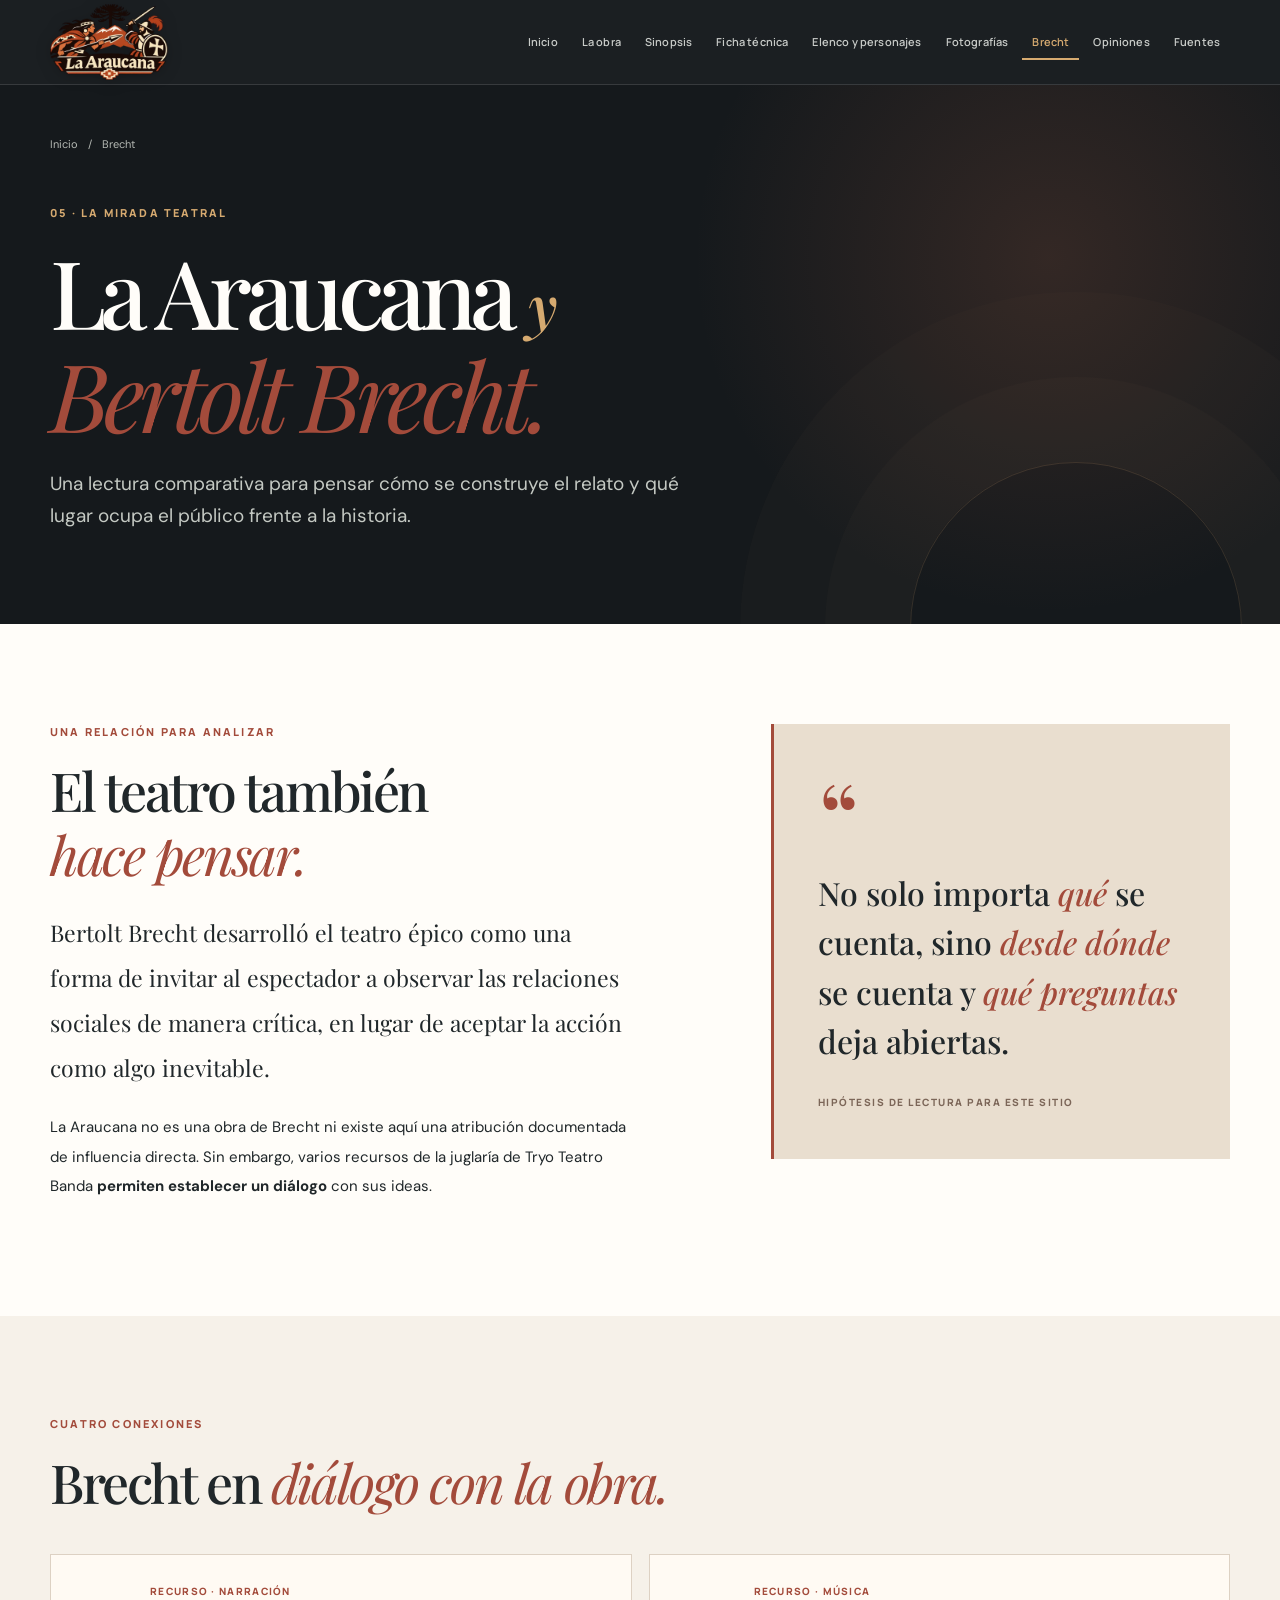
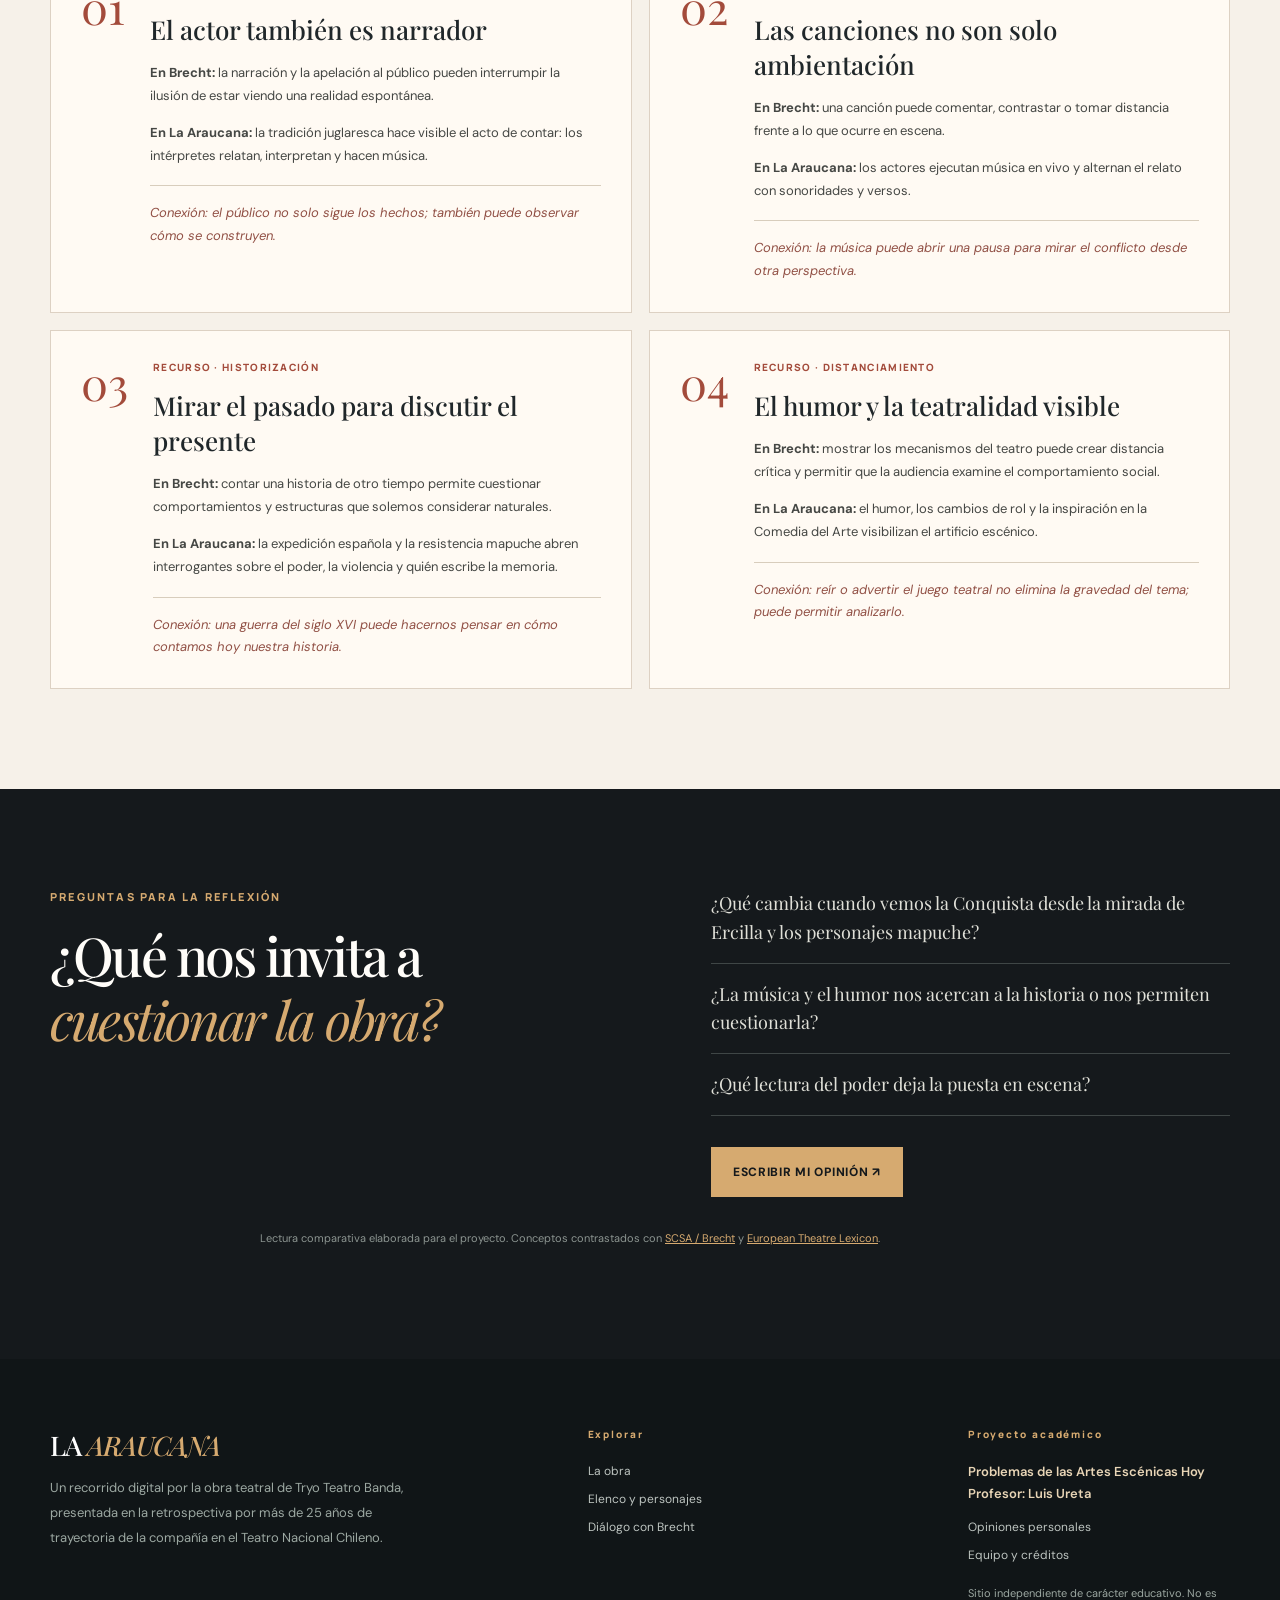
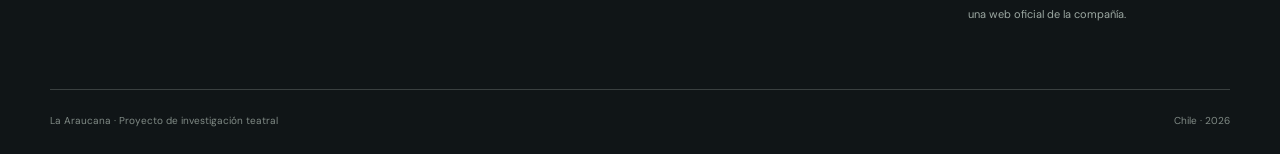
<file: brecht.html>
<!DOCTYPE html>
<html lang="es-CL">
<head>
  <meta charset="utf-8"><meta name="viewport" content="width=device-width, initial-scale=1">
  <meta name="description" content="Comparación entre La Araucana, la juglaría contemporánea y el teatro épico de Bertolt Brecht.">
  <meta name="theme-color" content="#15191c">
  <title>La obra y Brecht · La Araucana | Tryo Teatro Banda</title>
  <link rel="icon" href="assets/favicon.svg" type="image/svg+xml">
  <link rel="preconnect" href="https://fonts.googleapis.com">
  <link rel="preconnect" href="https://fonts.gstatic.com" crossorigin>
  <link href="https://fonts.googleapis.com/css2?family=DM+Sans:wght@400;500;600;700&family=Manrope:wght@400;500;600;700;800&family=Playfair+Display:wght@400;500;600;700;800&display=swap" rel="stylesheet">
  <link rel="stylesheet" href="css/styles.css">
</head>
<body data-page="brecht">
  <div class="scroll-progress" id="progress"></div>
  <a href="#principal" class="skip">Saltar al contenido</a>
  <header class="topbar">
    <div class="topbar-inner wrap">
      <a class="brand" href="index.html" aria-label="La Araucana, volver a inicio"><img class="brand-logo" src="assets/logo-la-araucana.webp" alt="La Araucana" width="600" height="389" decoding="async"></a>
      <button class="menu-toggle" aria-label="Abrir navegación" aria-expanded="false" aria-controls="site-nav"><span></span><span></span><span></span></button>
      <nav class="site-nav" id="site-nav" aria-label="Navegación principal"><a href="index.html" class="nav-link ">Inicio</a><a href="obra.html" class="nav-link ">La obra</a><a href="sinopsis.html" class="nav-link ">Sinopsis</a><a href="ficha.html" class="nav-link ">Ficha técnica</a><a href="elenco.html" class="nav-link ">Elenco y personajes</a><a href="galeria.html" class="nav-link ">Fotografías</a><a href="brecht.html" class="nav-link is-active">Brecht</a><a href="opiniones.html" class="nav-link ">Opiniones</a><a href="fuentes.html" class="nav-link ">Fuentes</a></nav>
    </div>
  </header>
  <main id="principal">
<section class="page-banner"><div class="wrap"><div class="breadcrumb"><a href="index.html">Inicio</a><span>/</span> Brecht</div><div class="kicker gold">05 · LA MIRADA TEATRAL</div><h1 class="page-title">La Araucana <span class="small-and">y</span><br><em>Bertolt Brecht.</em></h1><p class="page-intro">Una lectura comparativa para pensar cómo se construye el relato y qué lugar ocupa el público frente a la historia.</p></div></section>
<section class="section section-light"><div class="wrap content-2col"><div><div class="kicker">UNA RELACIÓN PARA ANALIZAR</div><h2 class="display">El teatro también<br><em>hace pensar.</em></h2><p class="large-copy">Bertolt Brecht desarrolló el teatro épico como una forma de invitar al espectador a observar las relaciones sociales de manera crítica, en lugar de aceptar la acción como algo inevitable.</p><p>La Araucana no es una obra de Brecht ni existe aquí una atribución documentada de influencia directa. Sin embargo, varios recursos de la juglaría de Tryo Teatro Banda <strong>permiten establecer un diálogo</strong> con sus ideas.</p></div><div class="quote-panel"><div class="quote-glyph">“</div><p>No solo importa <em>qué</em> se cuenta, sino <em>desde dónde</em> se cuenta y <em>qué preguntas</em> deja abiertas.</p><span>HIPÓTESIS DE LECTURA PARA ESTE SITIO</span></div></div></section>
<section class="section section-parchment"><div class="wrap"><div class="kicker">CUATRO CONEXIONES</div><h2 class="display">Brecht en <em>diálogo con la obra.</em></h2><div class="brecht-stack">
<article class="brecht-card"><div class="brecht-index">01</div><div><div class="tag">RECURSO · NARRACIÓN</div><h3>El actor también es narrador</h3><p><strong>En Brecht:</strong> la narración y la apelación al público pueden interrumpir la ilusión de estar viendo una realidad espontánea.</p><p><strong>En La Araucana:</strong> la tradición juglaresca hace visible el acto de contar: los intérpretes relatan, interpretan y hacen música.</p><div class="interpretation">Conexión: el público no solo sigue los hechos; también puede observar cómo se construyen.</div></div></article>
<article class="brecht-card"><div class="brecht-index">02</div><div><div class="tag">RECURSO · MÚSICA</div><h3>Las canciones no son solo ambientación</h3><p><strong>En Brecht:</strong> una canción puede comentar, contrastar o tomar distancia frente a lo que ocurre en escena.</p><p><strong>En La Araucana:</strong> los actores ejecutan música en vivo y alternan el relato con sonoridades y versos.</p><div class="interpretation">Conexión: la música puede abrir una pausa para mirar el conflicto desde otra perspectiva.</div></div></article>
<article class="brecht-card"><div class="brecht-index">03</div><div><div class="tag">RECURSO · HISTORIZACIÓN</div><h3>Mirar el pasado para discutir el presente</h3><p><strong>En Brecht:</strong> contar una historia de otro tiempo permite cuestionar comportamientos y estructuras que solemos considerar naturales.</p><p><strong>En La Araucana:</strong> la expedición española y la resistencia mapuche abren interrogantes sobre el poder, la violencia y quién escribe la memoria.</p><div class="interpretation">Conexión: una guerra del siglo XVI puede hacernos pensar en cómo contamos hoy nuestra historia.</div></div></article>
<article class="brecht-card"><div class="brecht-index">04</div><div><div class="tag">RECURSO · DISTANCIAMIENTO</div><h3>El humor y la teatralidad visible</h3><p><strong>En Brecht:</strong> mostrar los mecanismos del teatro puede crear distancia crítica y permitir que la audiencia examine el comportamiento social.</p><p><strong>En La Araucana:</strong> el humor, los cambios de rol y la inspiración en la Comedia del Arte visibilizan el artificio escénico.</p><div class="interpretation">Conexión: reír o advertir el juego teatral no elimina la gravedad del tema; puede permitir analizarlo.</div></div></article>
</div></div></section>
<section class="section section-dark"><div class="wrap analysis-banner"><div><div class="kicker gold">PREGUNTAS PARA LA REFLEXIÓN</div><h2 class="display white">¿Qué nos invita a<br><em>cuestionar la obra?</em></h2></div><div class="discussion-questions"><p>¿Qué cambia cuando vemos la Conquista desde la mirada de Ercilla y los personajes mapuche?</p><p>¿La música y el humor nos acercan a la historia o nos permiten cuestionarla?</p><p>¿Qué lectura del poder deja la puesta en escena?</p><a class="button button-gold" href="opiniones.html">Escribir mi opinión ↗</a></div></div><p class="wrap section-footnote">Lectura comparativa elaborada para el proyecto. Conceptos contrastados con <a href="https://k10outline.scsa.wa.edu.au/home/teaching/curriculum-browser/the-arts/arts-overview/glossary/processes-developed-by-brecht" target="_blank" rel="noopener noreferrer">SCSA / Brecht</a> y <a href="https://europeantheatrelexicon.mimesisjournals.com/european_theatre_lexicon_item_detail.php?item_id=122" target="_blank" rel="noopener noreferrer">European Theatre Lexicon</a>.</p></section>
</main>
  <footer class="footer">
    <div class="wrap footer-grid">
      <div><div class="footer-brand">LA <em>ARAUCANA</em></div><p>Un recorrido digital por la obra teatral de Tryo Teatro Banda, presentada en la retrospectiva por más de 25 años de trayectoria de la compañía en el Teatro Nacional Chileno.</p></div>
      <div><div class="footer-eyebrow">Explorar</div><a href="obra.html">La obra</a><a href="elenco.html">Elenco y personajes</a><a href="brecht.html">Diálogo con Brecht</a></div>
      <div><div class="footer-eyebrow">Proyecto académico</div><p class="footer-course">Problemas de las Artes Escénicas Hoy<br>Profesor: Luis Ureta</p><a href="opiniones.html">Opiniones personales</a><a href="fuentes.html#equipo">Equipo y créditos</a><p class="footer-small">Sitio independiente de carácter educativo. No es una web oficial de la compañía.</p></div>
    </div><div class="wrap footer-bottom"><span>La Araucana · Proyecto de investigación teatral</span><span>Chile · 2026</span></div>
  </footer>
  <script defer src="js/main.js"></script>
</body></html>
</file>
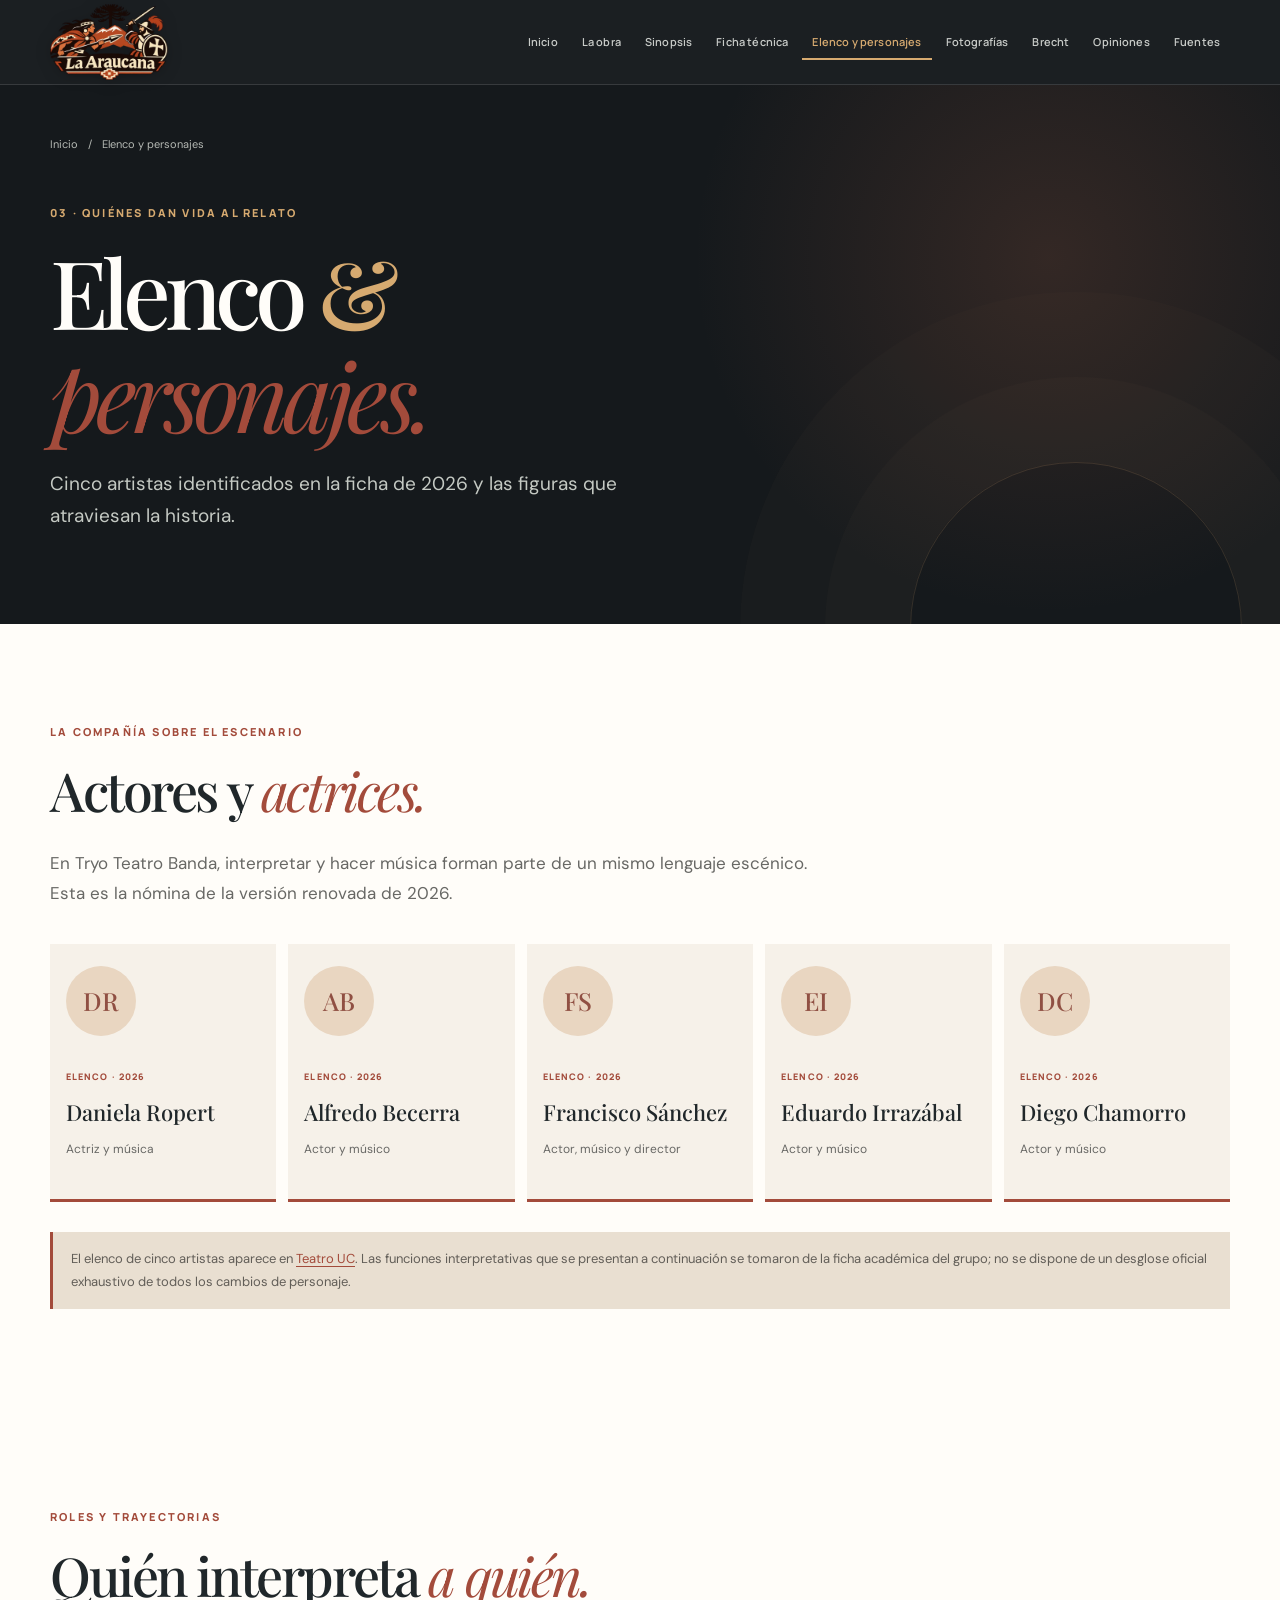
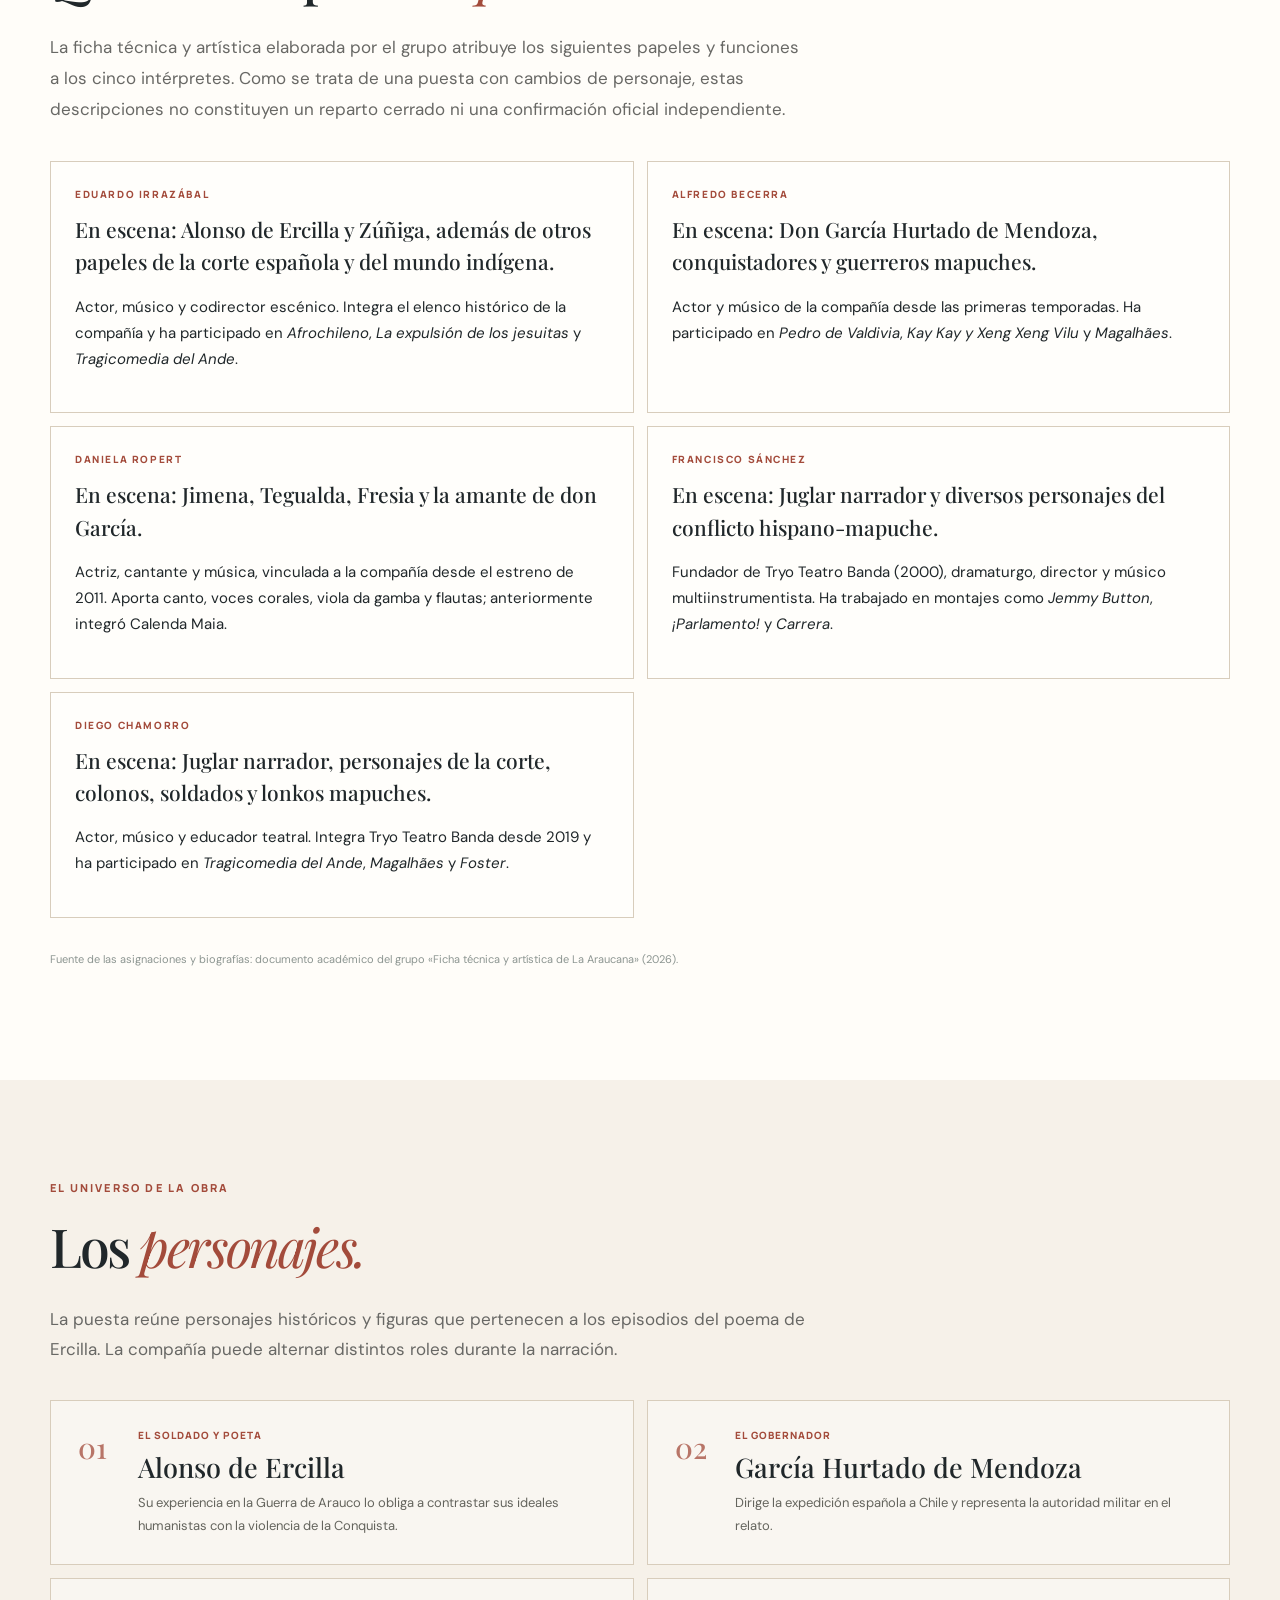
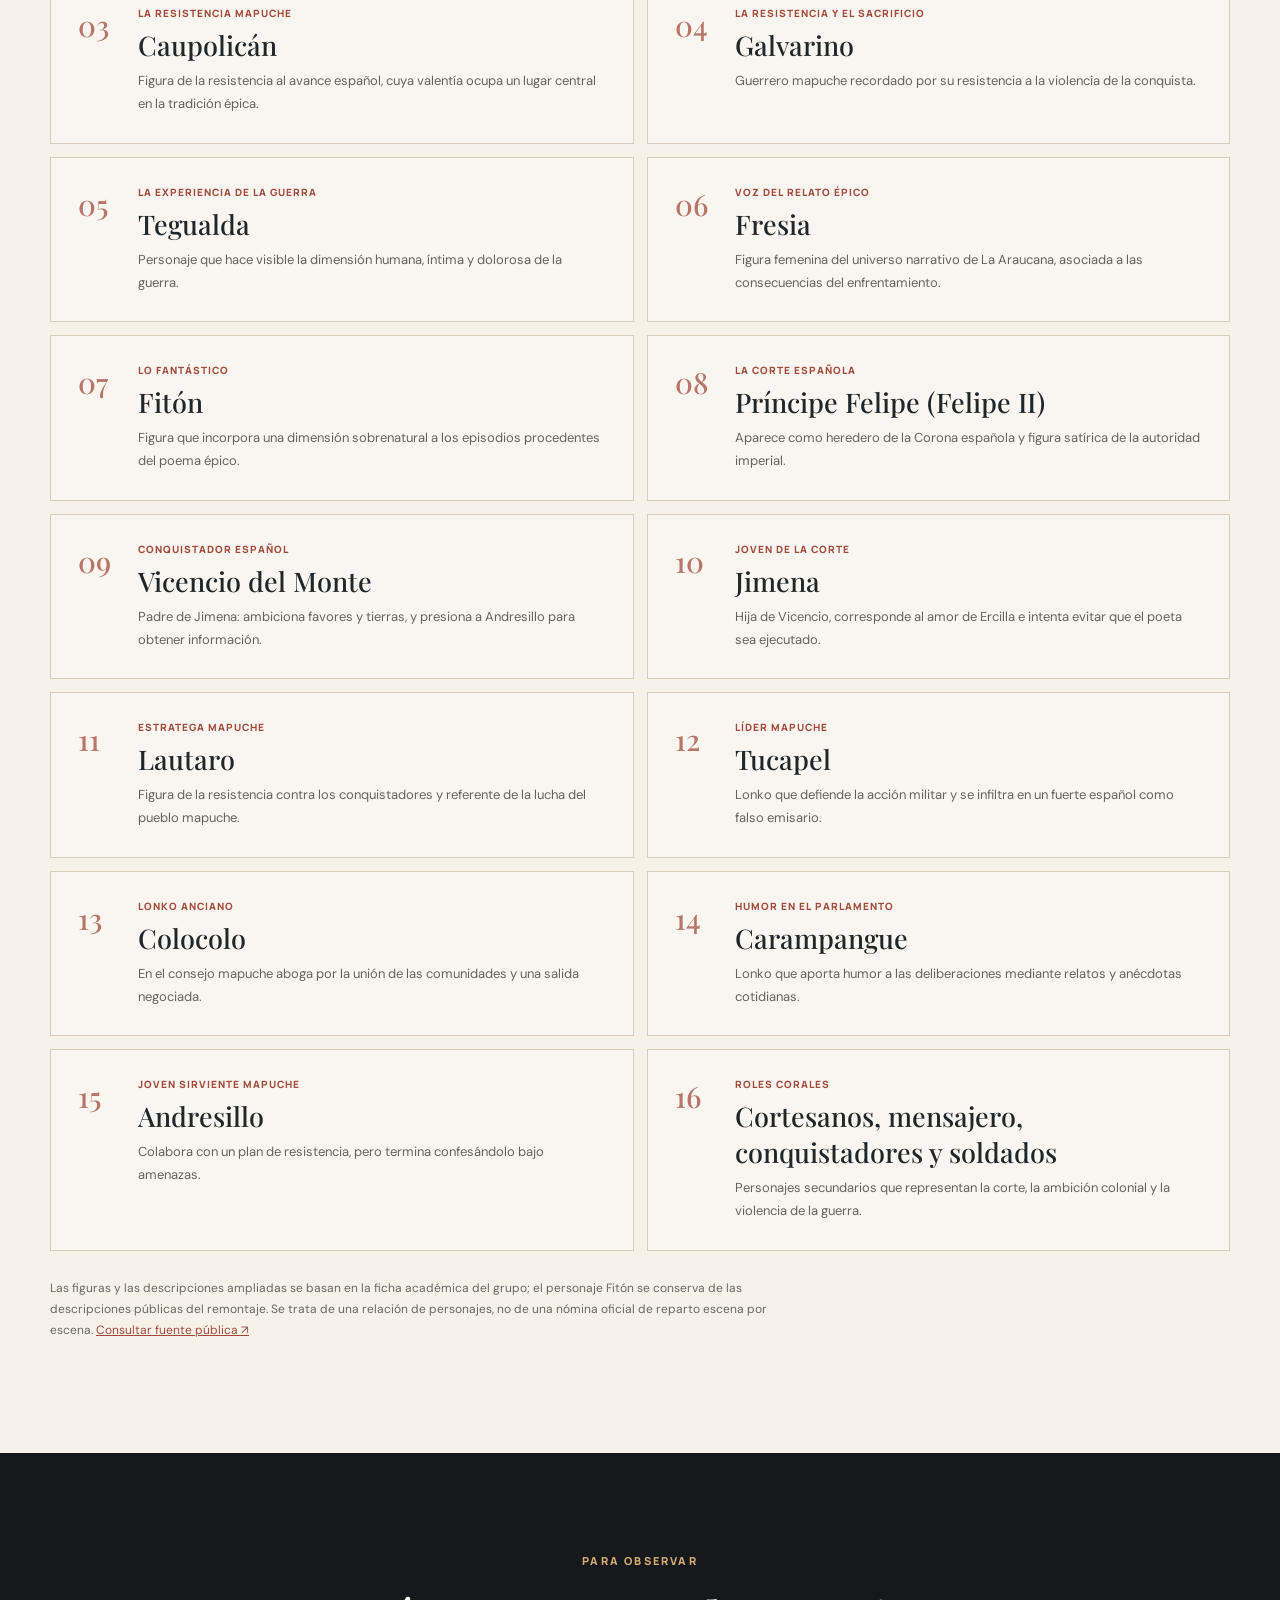
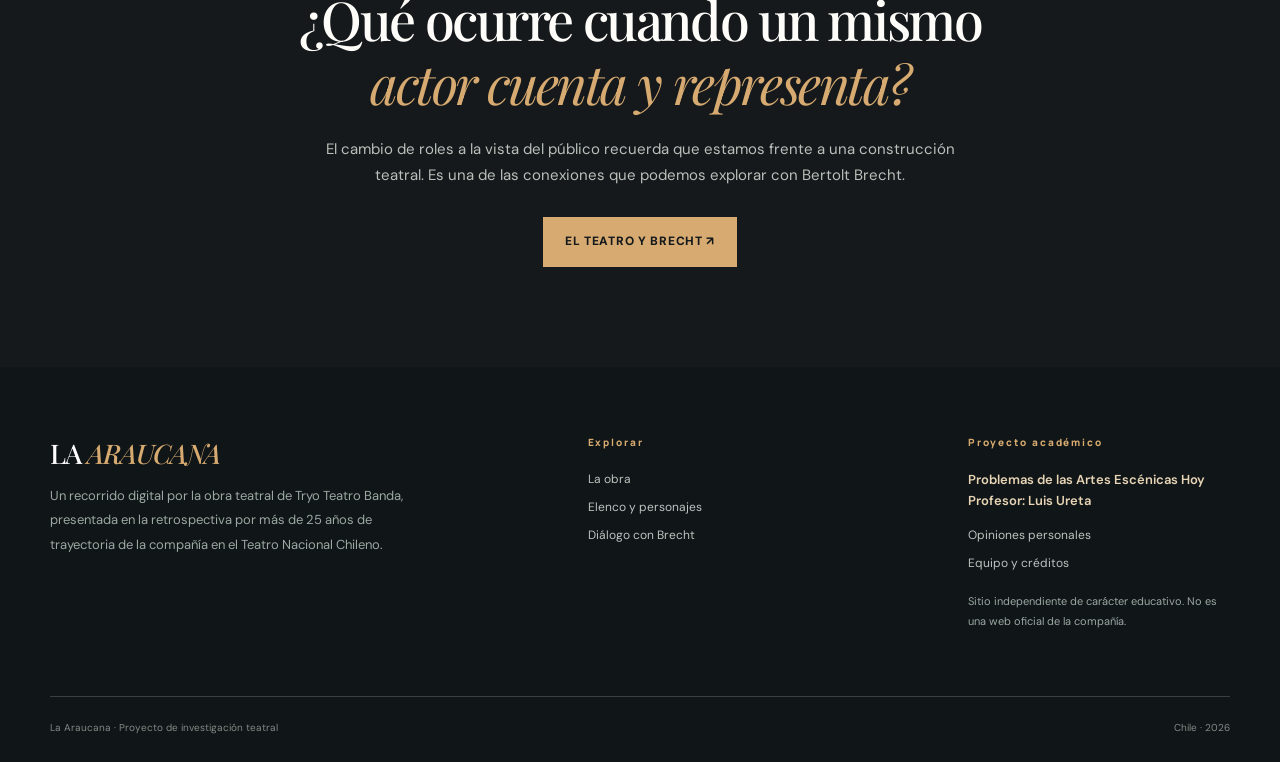
<file: elenco.html>
<!DOCTYPE html>
<html lang="es-CL">
<head>
  <meta charset="utf-8"><meta name="viewport" content="width=device-width, initial-scale=1">
  <meta name="description" content="Actores de 2026 y personajes de La Araucana de Tryo Teatro Banda.">
  <meta name="theme-color" content="#15191c">
  <title>Elenco y personajes · La Araucana | Tryo Teatro Banda</title>
  <link rel="icon" href="assets/favicon.svg" type="image/svg+xml">
  <link rel="preconnect" href="https://fonts.googleapis.com">
  <link rel="preconnect" href="https://fonts.gstatic.com" crossorigin>
  <link href="https://fonts.googleapis.com/css2?family=DM+Sans:wght@400;500;600;700&family=Manrope:wght@400;500;600;700;800&family=Playfair+Display:wght@400;500;600;700;800&display=swap" rel="stylesheet">
  <link rel="stylesheet" href="css/styles.css">
</head>
<body data-page="elenco">
  <div class="scroll-progress" id="progress"></div>
  <a href="#principal" class="skip">Saltar al contenido</a>
  <header class="topbar">
    <div class="topbar-inner wrap">
      <a class="brand" href="index.html" aria-label="La Araucana, volver a inicio"><img class="brand-logo" src="assets/logo-la-araucana.webp" alt="La Araucana" width="600" height="389" decoding="async"></a>
      <button class="menu-toggle" aria-label="Abrir navegación" aria-expanded="false" aria-controls="site-nav"><span></span><span></span><span></span></button>
      <nav class="site-nav" id="site-nav" aria-label="Navegación principal"><a href="index.html" class="nav-link ">Inicio</a><a href="obra.html" class="nav-link ">La obra</a><a href="sinopsis.html" class="nav-link ">Sinopsis</a><a href="ficha.html" class="nav-link ">Ficha técnica</a><a href="elenco.html" class="nav-link is-active">Elenco y personajes</a><a href="galeria.html" class="nav-link ">Fotografías</a><a href="brecht.html" class="nav-link ">Brecht</a><a href="opiniones.html" class="nav-link ">Opiniones</a><a href="fuentes.html" class="nav-link ">Fuentes</a></nav>
    </div>
  </header>
  <main id="principal">
<section class="page-banner"><div class="wrap"><div class="breadcrumb"><a href="index.html">Inicio</a><span>/</span> Elenco y personajes</div><div class="kicker gold">03 · QUIÉNES DAN VIDA AL RELATO</div><h1 class="page-title">Elenco <span class="accent-dot">&</span><br><em>personajes.</em></h1><p class="page-intro">Cinco artistas identificados en la ficha de 2026 y las figuras que atraviesan la historia.</p></div></section>
<section class="section section-light"><div class="wrap"><div class="kicker">LA COMPAÑÍA SOBRE EL ESCENARIO</div><h2 class="display">Actores y <em>actrices.</em></h2><p class="section-lead">En Tryo Teatro Banda, interpretar y hacer música forman parte de un mismo lenguaje escénico. Esta es la nómina de la versión renovada de 2026.</p><div class="performer-grid"><div class="performer-card"><div class="performer-monogram">DR</div><span class="performer-tag">ELENCO · 2026</span><h3>Daniela Ropert</h3><p>Actriz y música</p></div><div class="performer-card"><div class="performer-monogram">AB</div><span class="performer-tag">ELENCO · 2026</span><h3>Alfredo Becerra</h3><p>Actor y músico</p></div><div class="performer-card"><div class="performer-monogram">FS</div><span class="performer-tag">ELENCO · 2026</span><h3>Francisco Sánchez</h3><p>Actor, músico y director</p></div><div class="performer-card"><div class="performer-monogram">EI</div><span class="performer-tag">ELENCO · 2026</span><h3>Eduardo Irrazábal</h3><p>Actor y músico</p></div><div class="performer-card"><div class="performer-monogram">DC</div><span class="performer-tag">ELENCO · 2026</span><h3>Diego Chamorro</h3><p>Actor y músico</p></div></div><div class="source-note">El elenco de cinco artistas aparece en <a href="https://artes.uc.cl/evento/la-araucana/" target="_blank" rel="noopener noreferrer">Teatro UC</a>. Las funciones interpretativas que se presentan a continuación se tomaron de la ficha académica del grupo; no se dispone de un desglose oficial exhaustivo de todos los cambios de personaje.</div></div></section>
<section class="section section-light"><div class="wrap"><div class="kicker">ROLES Y TRAYECTORIAS</div><h2 class="display">Quién interpreta <em>a quién.</em></h2><p class="section-lead">La ficha técnica y artística elaborada por el grupo atribuye los siguientes papeles y funciones a los cinco intérpretes. Como se trata de una puesta con cambios de personaje, estas descripciones no constituyen un reparto cerrado ni una confirmación oficial independiente.</p><div class="credits-grid"><article class="credit-box"><span>EDUARDO IRRAZÁBAL</span><strong>En escena: Alonso de Ercilla y Zúñiga, además de otros papeles de la corte española y del mundo indígena.</strong><p>Actor, músico y codirector escénico. Integra el elenco histórico de la compañía y ha participado en <em>Afrochileno</em>, <em>La expulsión de los jesuitas</em> y <em>Tragicomedia del Ande</em>.</p></article><article class="credit-box"><span>ALFREDO BECERRA</span><strong>En escena: Don García Hurtado de Mendoza, conquistadores y guerreros mapuches.</strong><p>Actor y músico de la compañía desde las primeras temporadas. Ha participado en <em>Pedro de Valdivia</em>, <em>Kay Kay y Xeng Xeng Vilu</em> y <em>Magalhães</em>.</p></article><article class="credit-box"><span>DANIELA ROPERT</span><strong>En escena: Jimena, Tegualda, Fresia y la amante de don García.</strong><p>Actriz, cantante y música, vinculada a la compañía desde el estreno de 2011. Aporta canto, voces corales, viola da gamba y flautas; anteriormente integró Calenda Maia.</p></article><article class="credit-box"><span>FRANCISCO SÁNCHEZ</span><strong>En escena: Juglar narrador y diversos personajes del conflicto hispano-mapuche.</strong><p>Fundador de Tryo Teatro Banda (2000), dramaturgo, director y músico multiinstrumentista. Ha trabajado en montajes como <em>Jemmy Button</em>, <em>¡Parlamento!</em> y <em>Carrera</em>.</p></article><article class="credit-box"><span>DIEGO CHAMORRO</span><strong>En escena: Juglar narrador, personajes de la corte, colonos, soldados y lonkos mapuches.</strong><p>Actor, músico y educador teatral. Integra Tryo Teatro Banda desde 2019 y ha participado en <em>Tragicomedia del Ande</em>, <em>Magalhães</em> y <em>Foster</em>.</p></article></div><p class="section-footnote">Fuente de las asignaciones y biografías: documento académico del grupo «Ficha técnica y artística de La Araucana» (2026).</p></div></section>
<section class="section section-parchment"><div class="wrap"><div class="kicker">EL UNIVERSO DE LA OBRA</div><h2 class="display">Los <em>personajes.</em></h2><p class="section-lead">La puesta reúne personajes históricos y figuras que pertenecen a los episodios del poema de Ercilla. La compañía puede alternar distintos roles durante la narración.</p><div class="character-grid"><article class="character-card"><div class="char-number">01</div><div><div class="char-role">El soldado y poeta</div><h3>Alonso de Ercilla</h3><p>Su experiencia en la Guerra de Arauco lo obliga a contrastar sus ideales humanistas con la violencia de la Conquista.</p></div></article><article class="character-card"><div class="char-number">02</div><div><div class="char-role">El gobernador</div><h3>García Hurtado de Mendoza</h3><p>Dirige la expedición española a Chile y representa la autoridad militar en el relato.</p></div></article><article class="character-card"><div class="char-number">03</div><div><div class="char-role">La resistencia mapuche</div><h3>Caupolicán</h3><p>Figura de la resistencia al avance español, cuya valentía ocupa un lugar central en la tradición épica.</p></div></article><article class="character-card"><div class="char-number">04</div><div><div class="char-role">La resistencia y el sacrificio</div><h3>Galvarino</h3><p>Guerrero mapuche recordado por su resistencia a la violencia de la conquista.</p></div></article><article class="character-card"><div class="char-number">05</div><div><div class="char-role">La experiencia de la guerra</div><h3>Tegualda</h3><p>Personaje que hace visible la dimensión humana, íntima y dolorosa de la guerra.</p></div></article><article class="character-card"><div class="char-number">06</div><div><div class="char-role">Voz del relato épico</div><h3>Fresia</h3><p>Figura femenina del universo narrativo de La Araucana, asociada a las consecuencias del enfrentamiento.</p></div></article><article class="character-card"><div class="char-number">07</div><div><div class="char-role">Lo fantástico</div><h3>Fitón</h3><p>Figura que incorpora una dimensión sobrenatural a los episodios procedentes del poema épico.</p></div></article><article class="character-card"><div class="char-number">08</div><div><div class="char-role">La corte española</div><h3>Príncipe Felipe (Felipe II)</h3><p>Aparece como heredero de la Corona española y figura satírica de la autoridad imperial.</p></div></article><article class="character-card"><div class="char-number">09</div><div><div class="char-role">Conquistador español</div><h3>Vicencio del Monte</h3><p>Padre de Jimena: ambiciona favores y tierras, y presiona a Andresillo para obtener información.</p></div></article><article class="character-card"><div class="char-number">10</div><div><div class="char-role">Joven de la corte</div><h3>Jimena</h3><p>Hija de Vicencio, corresponde al amor de Ercilla e intenta evitar que el poeta sea ejecutado.</p></div></article><article class="character-card"><div class="char-number">11</div><div><div class="char-role">Estratega mapuche</div><h3>Lautaro</h3><p>Figura de la resistencia contra los conquistadores y referente de la lucha del pueblo mapuche.</p></div></article><article class="character-card"><div class="char-number">12</div><div><div class="char-role">Líder mapuche</div><h3>Tucapel</h3><p>Lonko que defiende la acción militar y se infiltra en un fuerte español como falso emisario.</p></div></article><article class="character-card"><div class="char-number">13</div><div><div class="char-role">Lonko anciano</div><h3>Colocolo</h3><p>En el consejo mapuche aboga por la unión de las comunidades y una salida negociada.</p></div></article><article class="character-card"><div class="char-number">14</div><div><div class="char-role">Humor en el parlamento</div><h3>Carampangue</h3><p>Lonko que aporta humor a las deliberaciones mediante relatos y anécdotas cotidianas.</p></div></article><article class="character-card"><div class="char-number">15</div><div><div class="char-role">Joven sirviente mapuche</div><h3>Andresillo</h3><p>Colabora con un plan de resistencia, pero termina confesándolo bajo amenazas.</p></div></article><article class="character-card"><div class="char-number">16</div><div><div class="char-role">Roles corales</div><h3>Cortesanos, mensajero, conquistadores y soldados</h3><p>Personajes secundarios que representan la corte, la ambición colonial y la violencia de la guerra.</p></div></article></div><p class="small-muted">Las figuras y las descripciones ampliadas se basan en la ficha académica del grupo; el personaje Fitón se conserva de las descripciones públicas del remontaje. Se trata de una relación de personajes, no de una nómina oficial de reparto escena por escena. <a href="https://portalmetropolitano.cl/tryo-teatro-banda-revive-la-historia-de-chile-en-el-tnch/" target="_blank" rel="noopener noreferrer">Consultar fuente pública ↗</a></p></div></section>
<section class="section section-dark"><div class="wrap centered-cta"><div class="kicker gold">PARA OBSERVAR</div><h2 class="display white">¿Qué ocurre cuando un mismo<br><em>actor cuenta y representa?</em></h2><p>El cambio de roles a la vista del público recuerda que estamos frente a una construcción teatral. Es una de las conexiones que podemos explorar con Bertolt Brecht.</p><a href="brecht.html" class="button button-gold">El teatro y Brecht ↗</a></div></section>
</main>
  <footer class="footer">
    <div class="wrap footer-grid">
      <div><div class="footer-brand">LA <em>ARAUCANA</em></div><p>Un recorrido digital por la obra teatral de Tryo Teatro Banda, presentada en la retrospectiva por más de 25 años de trayectoria de la compañía en el Teatro Nacional Chileno.</p></div>
      <div><div class="footer-eyebrow">Explorar</div><a href="obra.html">La obra</a><a href="elenco.html">Elenco y personajes</a><a href="brecht.html">Diálogo con Brecht</a></div>
      <div><div class="footer-eyebrow">Proyecto académico</div><p class="footer-course">Problemas de las Artes Escénicas Hoy<br>Profesor: Luis Ureta</p><a href="opiniones.html">Opiniones personales</a><a href="fuentes.html#equipo">Equipo y créditos</a><p class="footer-small">Sitio independiente de carácter educativo. No es una web oficial de la compañía.</p></div>
    </div><div class="wrap footer-bottom"><span>La Araucana · Proyecto de investigación teatral</span><span>Chile · 2026</span></div>
  </footer>
  <script defer src="js/main.js"></script>
</body></html>
</file>
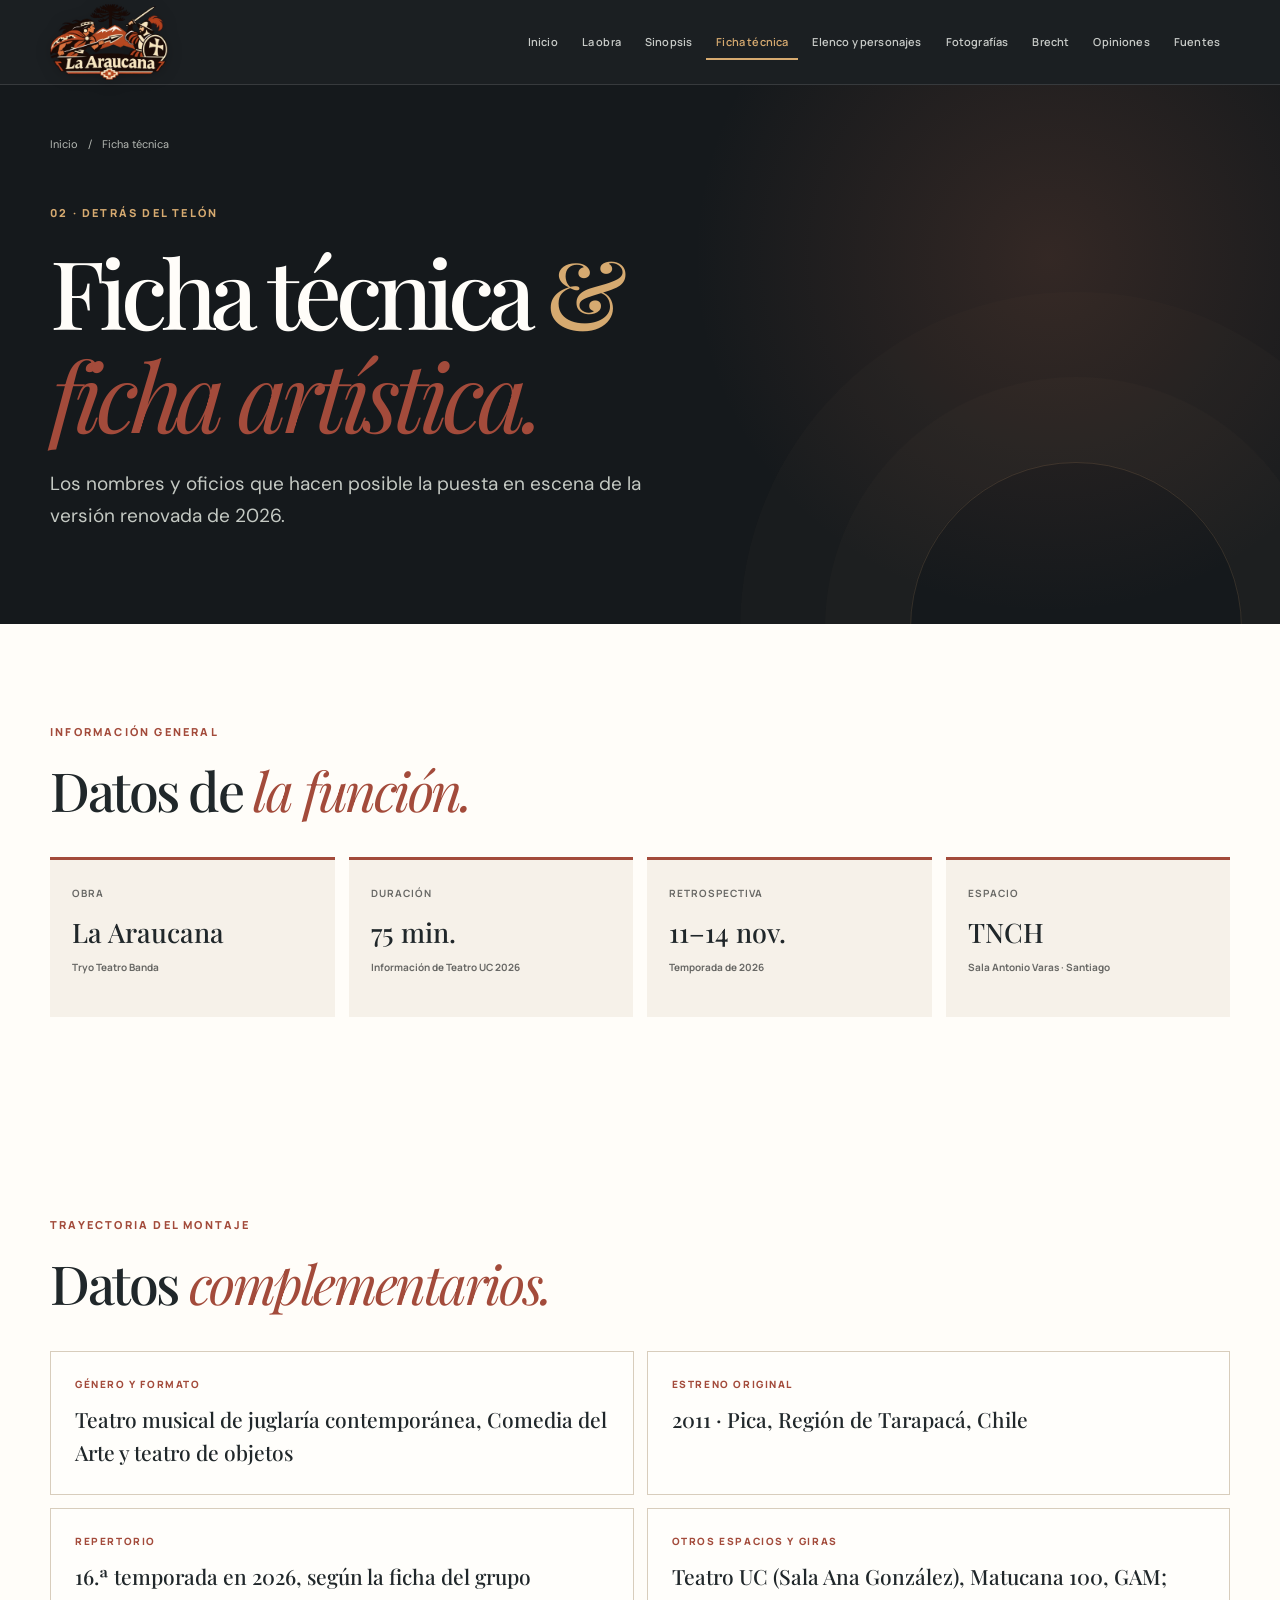
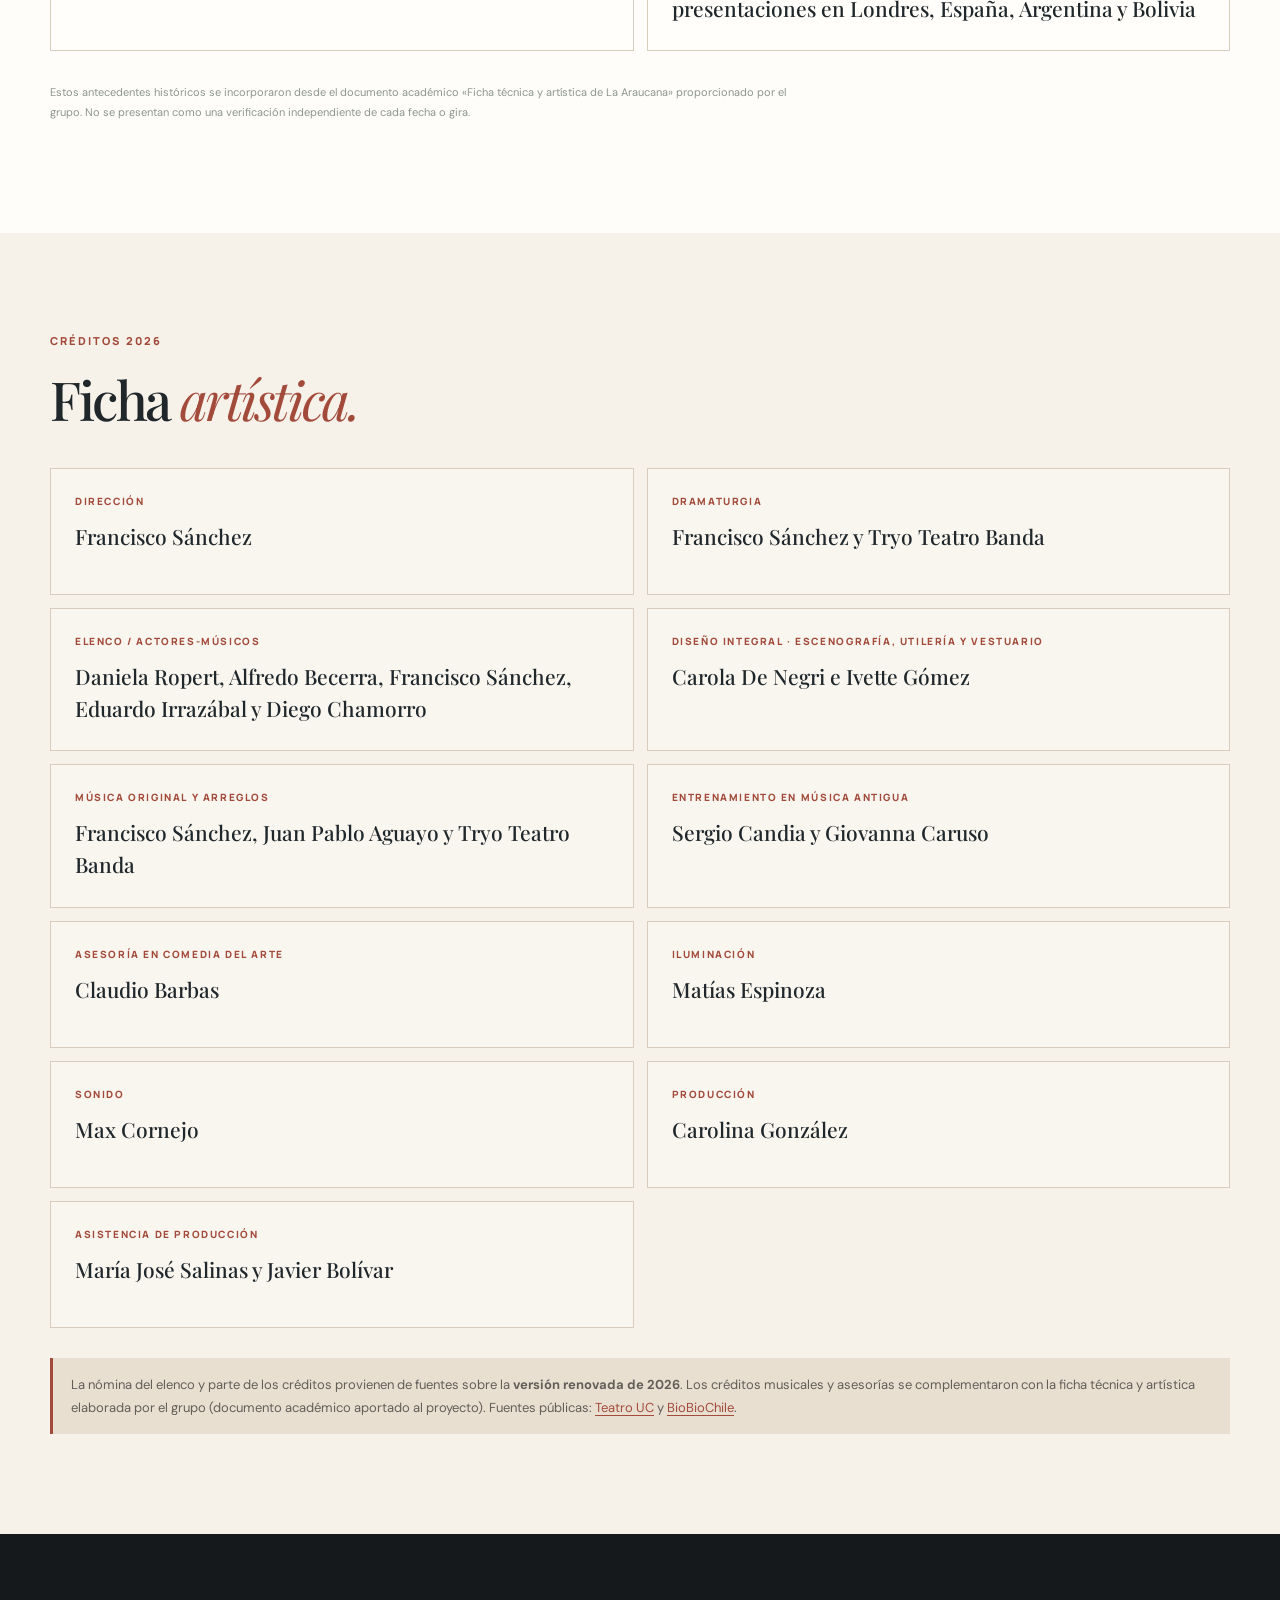
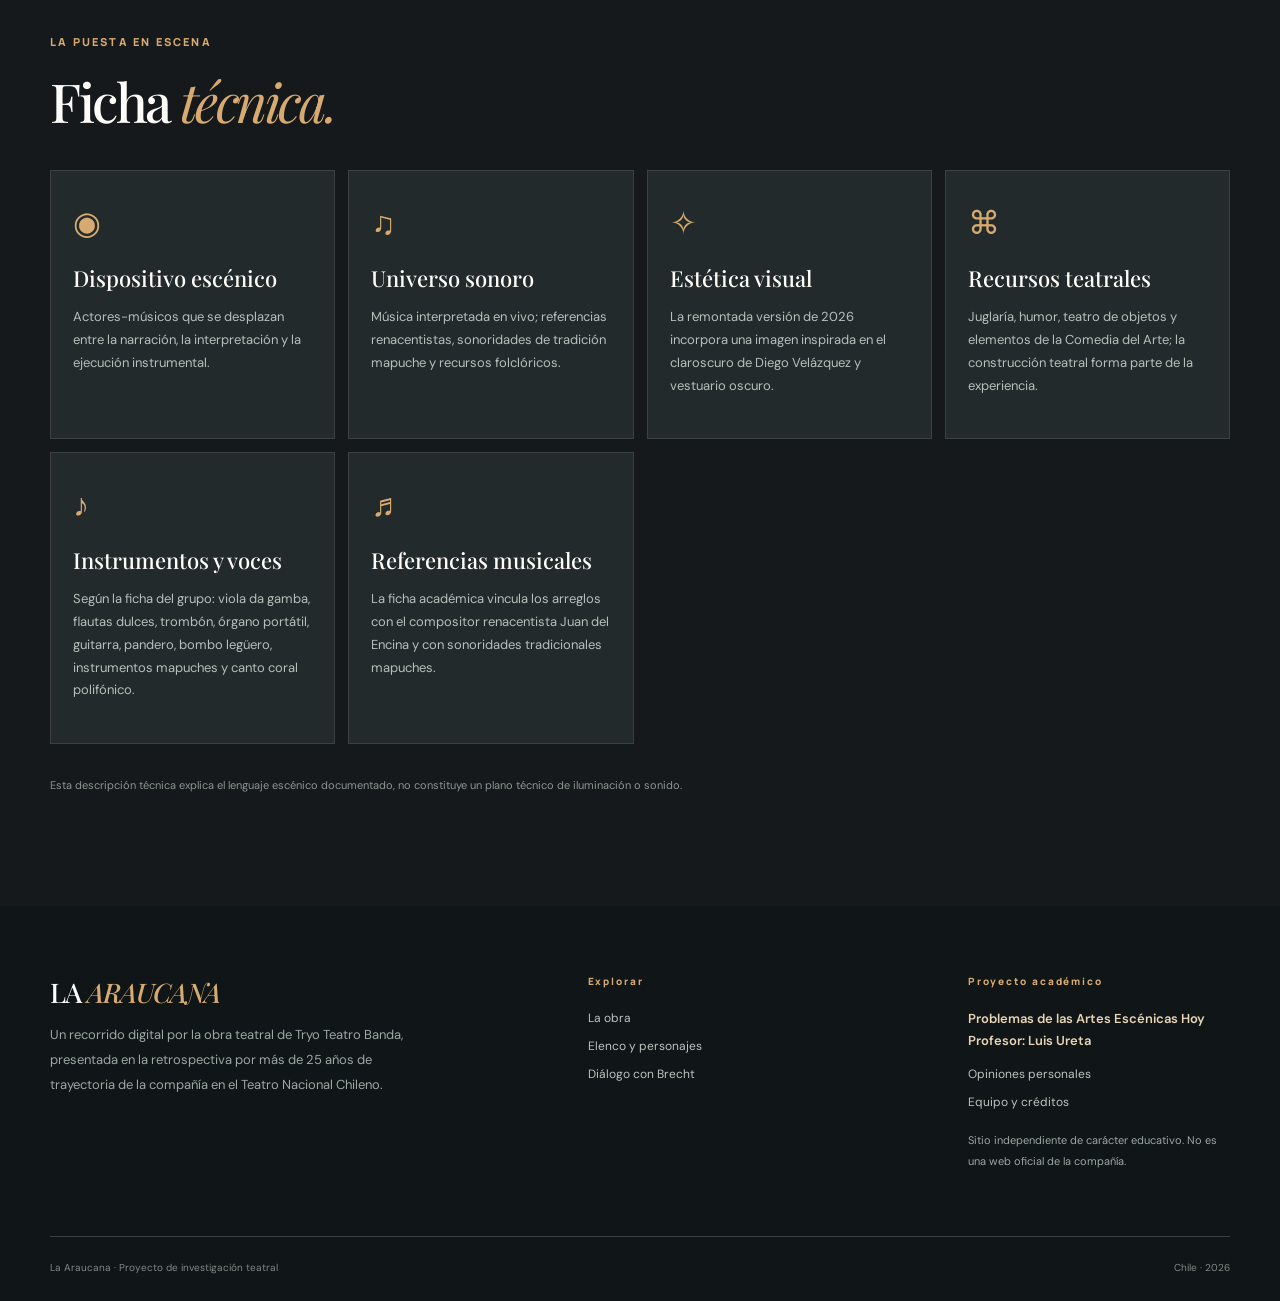
<file: ficha.html>
<!DOCTYPE html>
<html lang="es-CL">
<head>
  <meta charset="utf-8"><meta name="viewport" content="width=device-width, initial-scale=1">
  <meta name="description" content="Ficha técnica y ficha artística de La Araucana, versión 2026.">
  <meta name="theme-color" content="#15191c">
  <title>Ficha técnica y artística · La Araucana | Tryo Teatro Banda</title>
  <link rel="icon" href="assets/favicon.svg" type="image/svg+xml">
  <link rel="preconnect" href="https://fonts.googleapis.com">
  <link rel="preconnect" href="https://fonts.gstatic.com" crossorigin>
  <link href="https://fonts.googleapis.com/css2?family=DM+Sans:wght@400;500;600;700&family=Manrope:wght@400;500;600;700;800&family=Playfair+Display:wght@400;500;600;700;800&display=swap" rel="stylesheet">
  <link rel="stylesheet" href="css/styles.css">
</head>
<body data-page="ficha">
  <div class="scroll-progress" id="progress"></div>
  <a href="#principal" class="skip">Saltar al contenido</a>
  <header class="topbar">
    <div class="topbar-inner wrap">
      <a class="brand" href="index.html" aria-label="La Araucana, volver a inicio"><img class="brand-logo" src="assets/logo-la-araucana.webp" alt="La Araucana" width="600" height="389" decoding="async"></a>
      <button class="menu-toggle" aria-label="Abrir navegación" aria-expanded="false" aria-controls="site-nav"><span></span><span></span><span></span></button>
      <nav class="site-nav" id="site-nav" aria-label="Navegación principal"><a href="index.html" class="nav-link ">Inicio</a><a href="obra.html" class="nav-link ">La obra</a><a href="sinopsis.html" class="nav-link ">Sinopsis</a><a href="ficha.html" class="nav-link is-active">Ficha técnica</a><a href="elenco.html" class="nav-link ">Elenco y personajes</a><a href="galeria.html" class="nav-link ">Fotografías</a><a href="brecht.html" class="nav-link ">Brecht</a><a href="opiniones.html" class="nav-link ">Opiniones</a><a href="fuentes.html" class="nav-link ">Fuentes</a></nav>
    </div>
  </header>
  <main id="principal">
<section class="page-banner"><div class="wrap"><div class="breadcrumb"><a href="index.html">Inicio</a><span>/</span> Ficha técnica</div><div class="kicker gold">02 · DETRÁS DEL TELÓN</div><h1 class="page-title">Ficha técnica <span class="accent-dot">&</span><br><em>ficha artística.</em></h1><p class="page-intro">Los nombres y oficios que hacen posible la puesta en escena de la versión renovada de 2026.</p></div></section>
<section class="section section-light"><div class="wrap"><div class="section-head dark-head"><div><div class="kicker">INFORMACIÓN GENERAL</div><h2 class="display">Datos de <em>la función.</em></h2></div></div><div class="stats-grid"><div class="stat-card"><span>OBRA</span><strong>La Araucana</strong><small>Tryo Teatro Banda</small></div><div class="stat-card"><span>DURACIÓN</span><strong>75 min.</strong><small>Información de Teatro UC 2026</small></div><div class="stat-card"><span>RETROSPECTIVA</span><strong>11–14 nov.</strong><small>Temporada de 2026</small></div><div class="stat-card"><span>ESPACIO</span><strong>TNCH</strong><small>Sala Antonio Varas · Santiago</small></div></div></div></section>
<section class="section section-light"><div class="wrap"><div class="kicker">TRAYECTORIA DEL MONTAJE</div><h2 class="display">Datos <em>complementarios.</em></h2><div class="credits-grid">
<div class="credit-box"><span>GÉNERO Y FORMATO</span><strong>Teatro musical de juglaría contemporánea, Comedia del Arte y teatro de objetos</strong></div>
<div class="credit-box"><span>ESTRENO ORIGINAL</span><strong>2011 · Pica, Región de Tarapacá, Chile</strong></div>
<div class="credit-box"><span>REPERTORIO</span><strong>16.ª temporada en 2026, según la ficha del grupo</strong></div>
<div class="credit-box"><span>OTROS ESPACIOS Y GIRAS</span><strong>Teatro UC (Sala Ana González), Matucana 100, GAM; presentaciones en Londres, España, Argentina y Bolivia</strong></div>
</div><p class="section-footnote">Estos antecedentes históricos se incorporaron desde el documento académico «Ficha técnica y artística de La Araucana» proporcionado por el grupo. No se presentan como una verificación independiente de cada fecha o gira.</p></div></section>
<section class="section section-parchment"><div class="wrap"><div class="kicker">CRÉDITOS 2026</div><h2 class="display">Ficha <em>artística.</em></h2><div class="credits-grid">
<div class="credit-box"><span>DIRECCIÓN</span><strong>Francisco Sánchez</strong></div>
<div class="credit-box"><span>DRAMATURGIA</span><strong>Francisco Sánchez y Tryo Teatro Banda</strong></div>
<div class="credit-box"><span>ELENCO / ACTORES-MÚSICOS</span><strong>Daniela Ropert, Alfredo Becerra, Francisco Sánchez, Eduardo Irrazábal y Diego Chamorro</strong></div>
<div class="credit-box"><span>DISEÑO INTEGRAL · ESCENOGRAFÍA, UTILERÍA Y VESTUARIO</span><strong>Carola De Negri e Ivette Gómez</strong></div>
<div class="credit-box"><span>MÚSICA ORIGINAL Y ARREGLOS</span><strong>Francisco Sánchez, Juan Pablo Aguayo y Tryo Teatro Banda</strong></div>
<div class="credit-box"><span>ENTRENAMIENTO EN MÚSICA ANTIGUA</span><strong>Sergio Candia y Giovanna Caruso</strong></div>
<div class="credit-box"><span>ASESORÍA EN COMEDIA DEL ARTE</span><strong>Claudio Barbas</strong></div>
<div class="credit-box"><span>ILUMINACIÓN</span><strong>Matías Espinoza</strong></div>
<div class="credit-box"><span>SONIDO</span><strong>Max Cornejo</strong></div>
<div class="credit-box"><span>PRODUCCIÓN</span><strong>Carolina González</strong></div>
<div class="credit-box"><span>ASISTENCIA DE PRODUCCIÓN</span><strong>María José Salinas y Javier Bolívar</strong></div>
</div><div class="source-note">La nómina del elenco y parte de los créditos provienen de fuentes sobre la <strong>versión renovada de 2026</strong>. Los créditos musicales y asesorías se complementaron con la ficha técnica y artística elaborada por el grupo (documento académico aportado al proyecto). Fuentes públicas: <a href="https://artes.uc.cl/evento/la-araucana/" target="_blank" rel="noopener noreferrer">Teatro UC</a> y <a href="https://www.biobiochile.cl/noticias/artes-y-cultura/teatro/2026/07/04/francisco-sanchez-director-de-la-araucana-historiadores-conservadores-no-valoran-cultura-mapuche.shtml" target="_blank" rel="noopener noreferrer">BioBioChile</a>.</div></div></section>
<section class="section section-dark"><div class="wrap"><div class="kicker gold">LA PUESTA EN ESCENA</div><h2 class="display white">Ficha <em>técnica.</em></h2><div class="tech-grid"><div class="tech-card"><div class="tech-icon">◉</div><h3>Dispositivo escénico</h3><p>Actores-músicos que se desplazan entre la narración, la interpretación y la ejecución instrumental.</p></div><div class="tech-card"><div class="tech-icon">♫</div><h3>Universo sonoro</h3><p>Música interpretada en vivo; referencias renacentistas, sonoridades de tradición mapuche y recursos folclóricos.</p></div><div class="tech-card"><div class="tech-icon">✧</div><h3>Estética visual</h3><p>La remontada versión de 2026 incorpora una imagen inspirada en el claroscuro de Diego Velázquez y vestuario oscuro.</p></div><div class="tech-card"><div class="tech-icon">⌘</div><h3>Recursos teatrales</h3><p>Juglaría, humor, teatro de objetos y elementos de la Comedia del Arte; la construcción teatral forma parte de la experiencia.</p></div>
<div class="tech-card"><div class="tech-icon">♪</div><h3>Instrumentos y voces</h3><p>Según la ficha del grupo: viola da gamba, flautas dulces, trombón, órgano portátil, guitarra, pandero, bombo legüero, instrumentos mapuches y canto coral polifónico.</p></div>
<div class="tech-card"><div class="tech-icon">♬</div><h3>Referencias musicales</h3><p>La ficha académica vincula los arreglos con el compositor renacentista Juan del Encina y con sonoridades tradicionales mapuches.</p></div></div><p class="section-footnote">Esta descripción técnica explica el lenguaje escénico documentado, no constituye un plano técnico de iluminación o sonido.</p></div></section>
</main>
  <footer class="footer">
    <div class="wrap footer-grid">
      <div><div class="footer-brand">LA <em>ARAUCANA</em></div><p>Un recorrido digital por la obra teatral de Tryo Teatro Banda, presentada en la retrospectiva por más de 25 años de trayectoria de la compañía en el Teatro Nacional Chileno.</p></div>
      <div><div class="footer-eyebrow">Explorar</div><a href="obra.html">La obra</a><a href="elenco.html">Elenco y personajes</a><a href="brecht.html">Diálogo con Brecht</a></div>
      <div><div class="footer-eyebrow">Proyecto académico</div><p class="footer-course">Problemas de las Artes Escénicas Hoy<br>Profesor: Luis Ureta</p><a href="opiniones.html">Opiniones personales</a><a href="fuentes.html#equipo">Equipo y créditos</a><p class="footer-small">Sitio independiente de carácter educativo. No es una web oficial de la compañía.</p></div>
    </div><div class="wrap footer-bottom"><span>La Araucana · Proyecto de investigación teatral</span><span>Chile · 2026</span></div>
  </footer>
  <script defer src="js/main.js"></script>
</body></html>
</file>
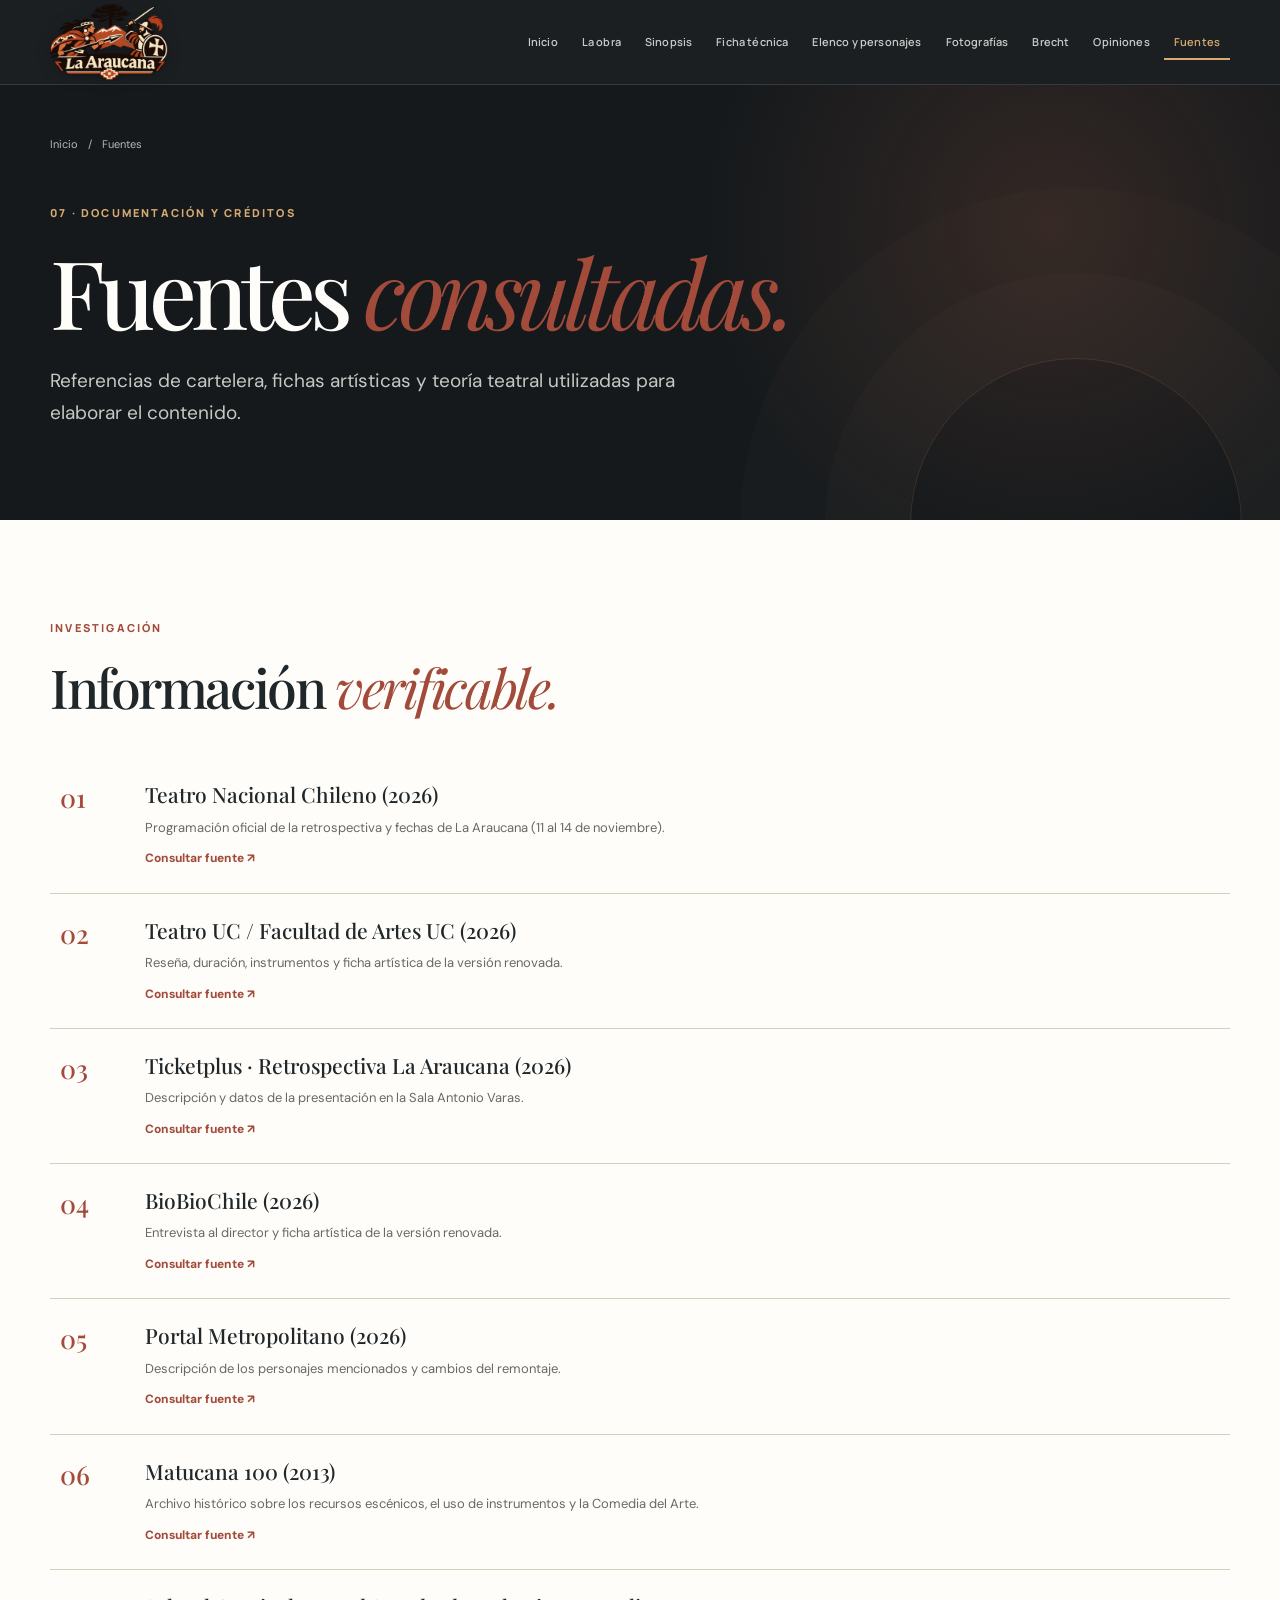
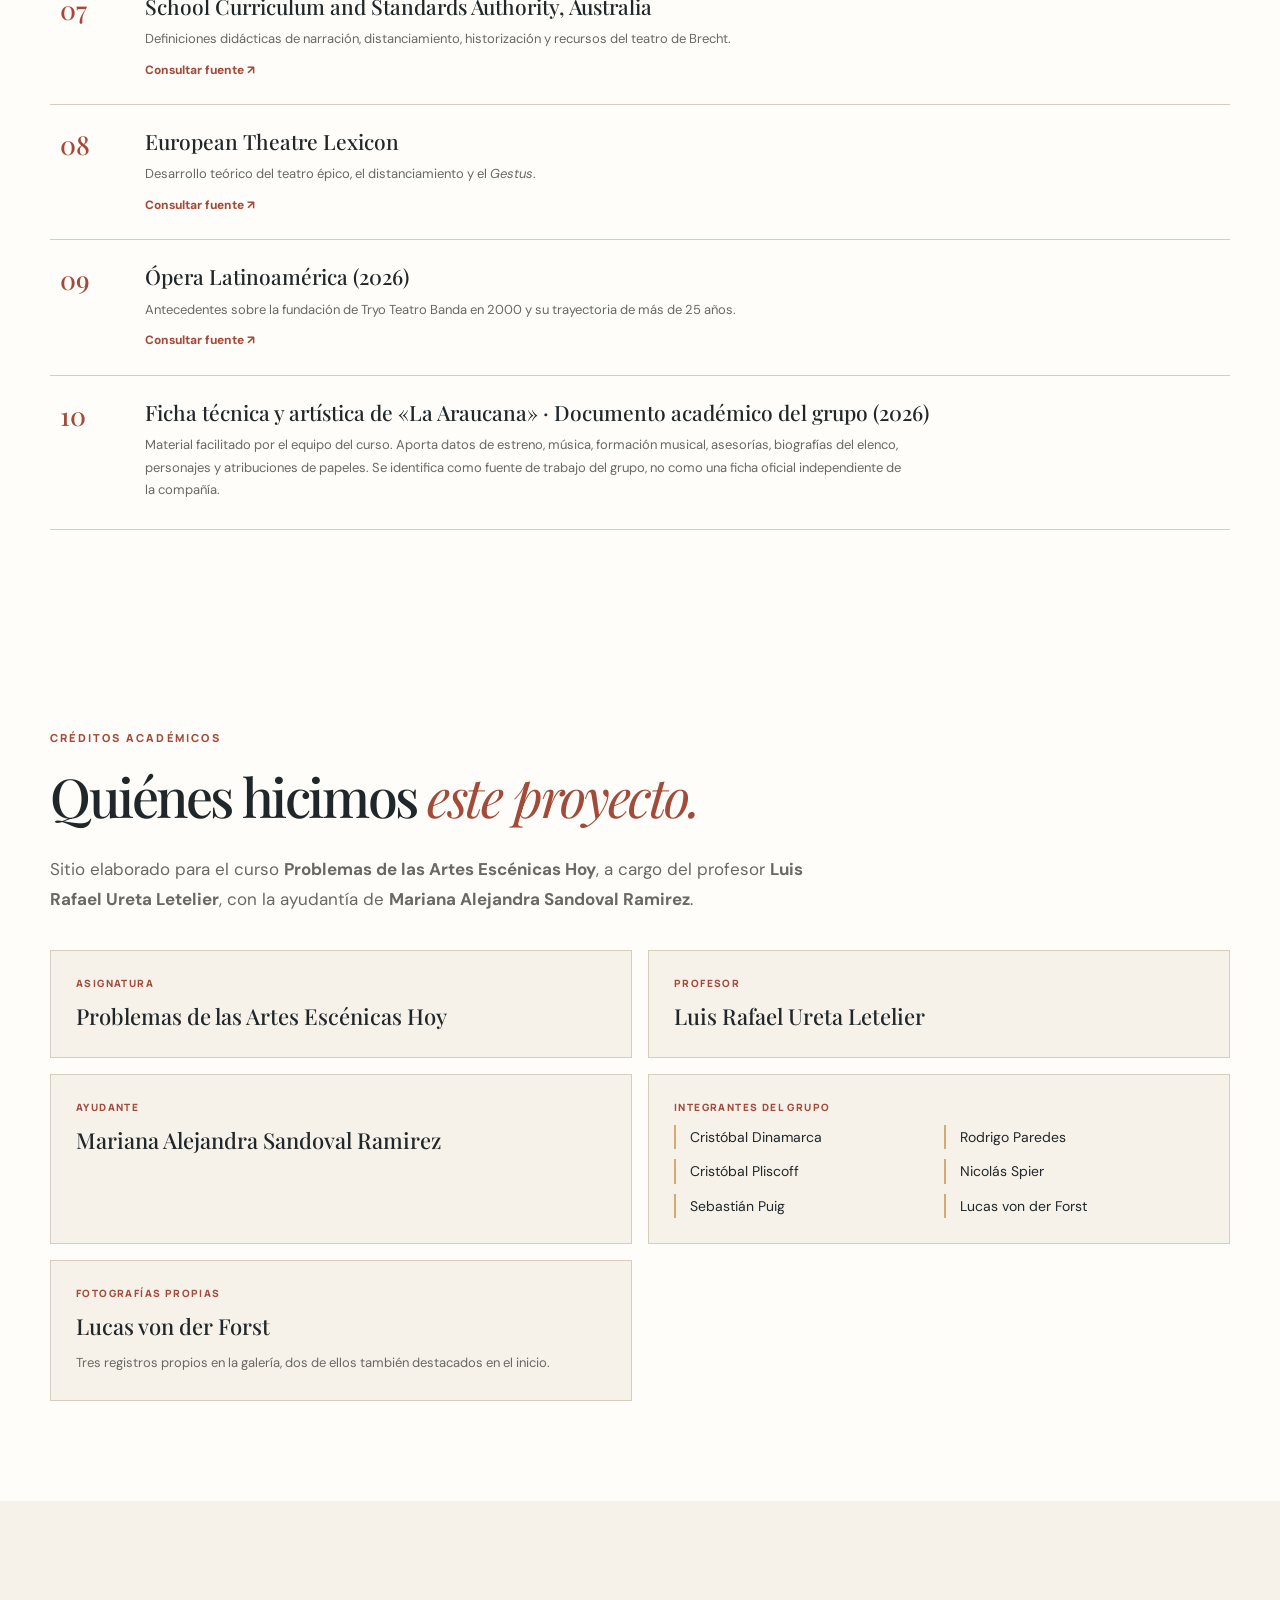
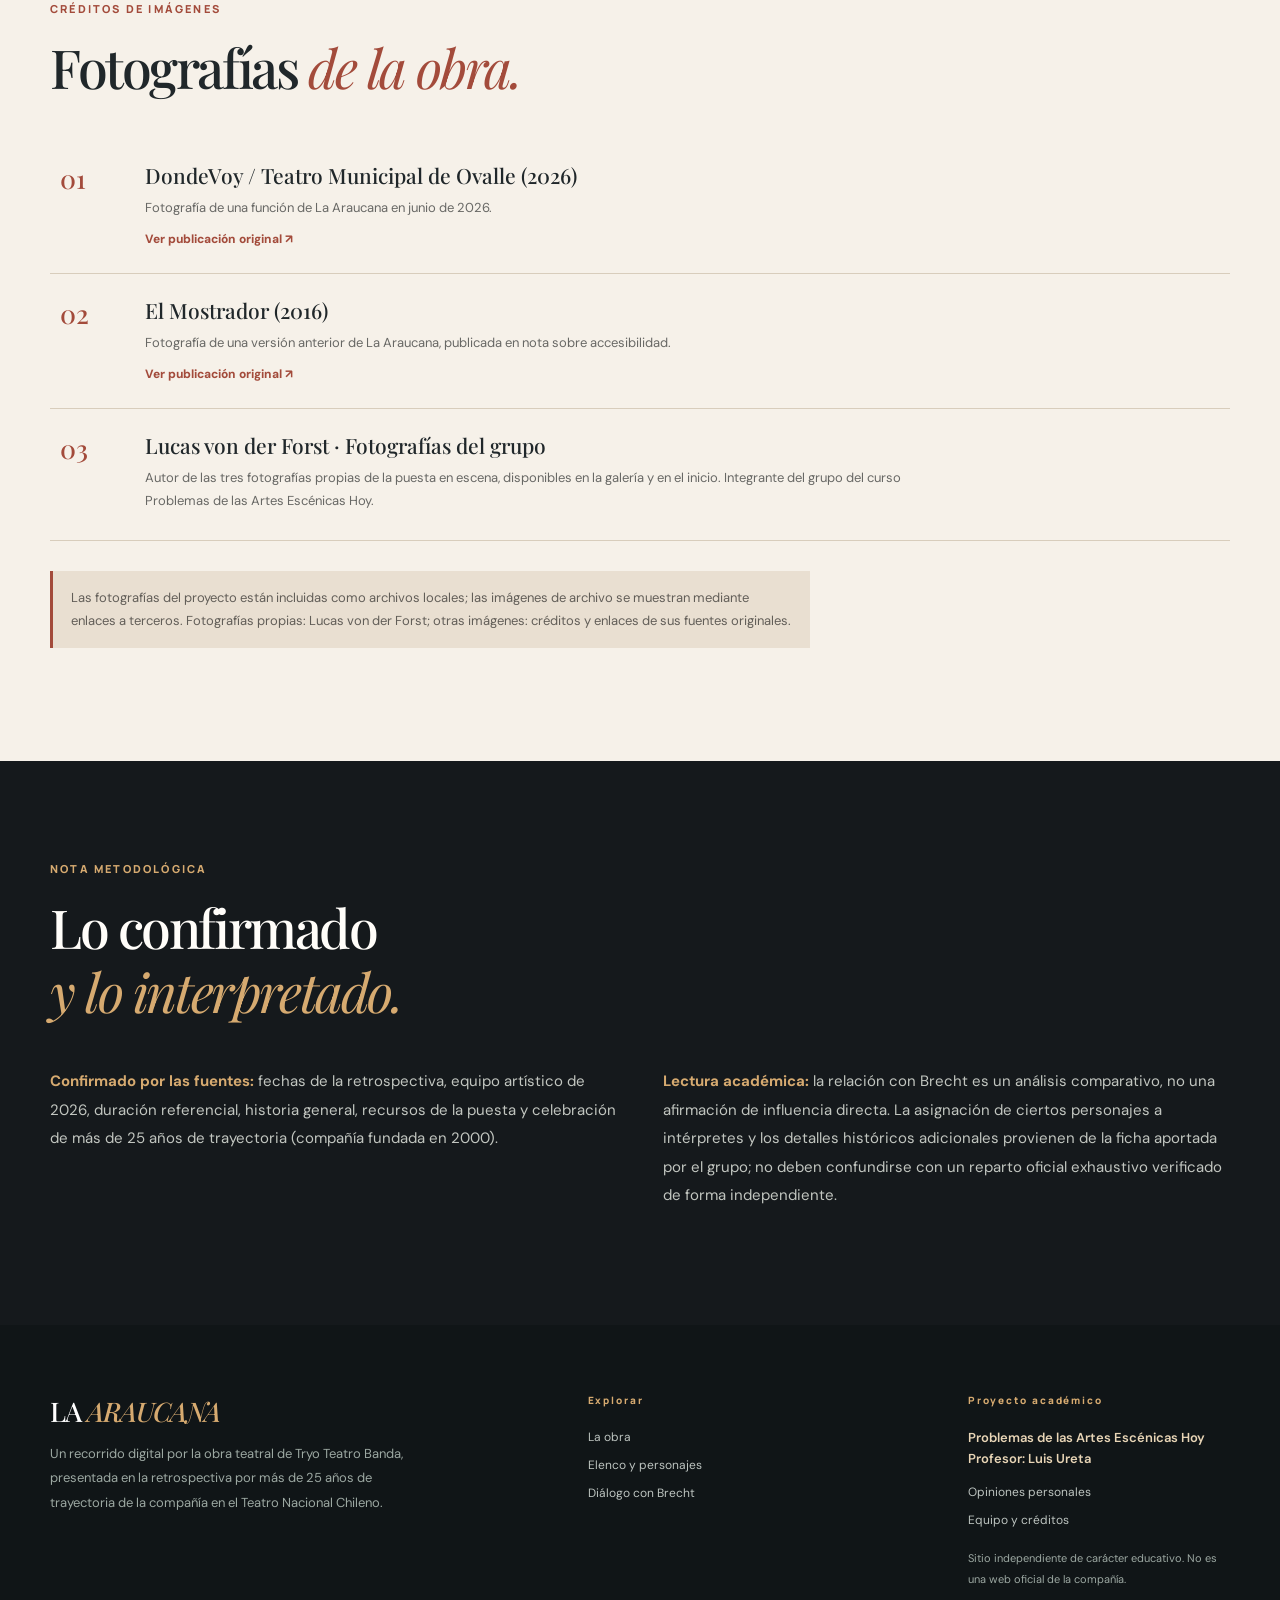
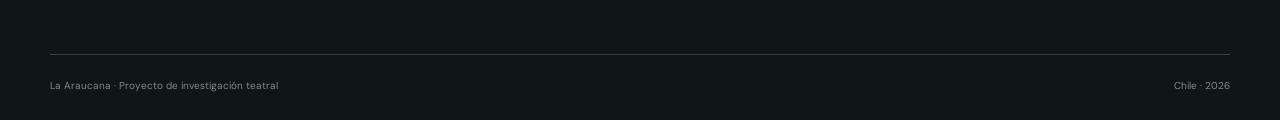
<file: fuentes.html>
<!DOCTYPE html>
<html lang="es-CL">
<head>
  <meta charset="utf-8"><meta name="viewport" content="width=device-width, initial-scale=1">
  <meta name="description" content="Fuentes verificables, ficha artística y créditos de imágenes de La Araucana.">
  <meta name="theme-color" content="#15191c">
  <title>Fuentes y créditos · La Araucana | Tryo Teatro Banda</title>
  <link rel="icon" href="assets/favicon.svg" type="image/svg+xml">
  <link rel="preconnect" href="https://fonts.googleapis.com">
  <link rel="preconnect" href="https://fonts.gstatic.com" crossorigin>
  <link href="https://fonts.googleapis.com/css2?family=DM+Sans:wght@400;500;600;700&family=Manrope:wght@400;500;600;700;800&family=Playfair+Display:wght@400;500;600;700;800&display=swap" rel="stylesheet">
  <link rel="stylesheet" href="css/styles.css">
</head>
<body data-page="fuentes">
  <div class="scroll-progress" id="progress"></div>
  <a href="#principal" class="skip">Saltar al contenido</a>
  <header class="topbar">
    <div class="topbar-inner wrap">
      <a class="brand" href="index.html" aria-label="La Araucana, volver a inicio"><img class="brand-logo" src="assets/logo-la-araucana.webp" alt="La Araucana" width="600" height="389" decoding="async"></a>
      <button class="menu-toggle" aria-label="Abrir navegación" aria-expanded="false" aria-controls="site-nav"><span></span><span></span><span></span></button>
      <nav class="site-nav" id="site-nav" aria-label="Navegación principal"><a href="index.html" class="nav-link ">Inicio</a><a href="obra.html" class="nav-link ">La obra</a><a href="sinopsis.html" class="nav-link ">Sinopsis</a><a href="ficha.html" class="nav-link ">Ficha técnica</a><a href="elenco.html" class="nav-link ">Elenco y personajes</a><a href="galeria.html" class="nav-link ">Fotografías</a><a href="brecht.html" class="nav-link ">Brecht</a><a href="opiniones.html" class="nav-link ">Opiniones</a><a href="fuentes.html" class="nav-link is-active">Fuentes</a></nav>
    </div>
  </header>
  <main id="principal">
<section class="page-banner"><div class="wrap"><div class="breadcrumb"><a href="index.html">Inicio</a><span>/</span> Fuentes</div><div class="kicker gold">07 · DOCUMENTACIÓN Y CRÉDITOS</div><h1 class="page-title">Fuentes <em>consultadas.</em></h1><p class="page-intro">Referencias de cartelera, fichas artísticas y teoría teatral utilizadas para elaborar el contenido.</p></div></section>
<section class="section section-light"><div class="wrap"><div class="kicker">INVESTIGACIÓN</div><h2 class="display">Información <em>verificable.</em></h2><div class="sources-list">
<div class="source-item"><span>01</span><div><strong>Teatro Nacional Chileno (2026)</strong><p>Programación oficial de la retrospectiva y fechas de La Araucana (11 al 14 de noviembre).</p><a href="https://tnch.uchile.cl/noticias/2026/tryo-teatro-banda-nos-cuenta-la-historia-de-chile-en-voz-de-pedro-de-valdivia-la-araucana-y-carrera" target="_blank" rel="noopener noreferrer">Consultar fuente ↗</a></div></div>
<div class="source-item"><span>02</span><div><strong>Teatro UC / Facultad de Artes UC (2026)</strong><p>Reseña, duración, instrumentos y ficha artística de la versión renovada.</p><a href="https://artes.uc.cl/evento/la-araucana/" target="_blank" rel="noopener noreferrer">Consultar fuente ↗</a></div></div>
<div class="source-item"><span>03</span><div><strong>Ticketplus · Retrospectiva La Araucana (2026)</strong><p>Descripción y datos de la presentación en la Sala Antonio Varas.</p><a href="https://ticketplus.cl/events/retrospectiva-tryo-teatro-banda-la-araucana" target="_blank" rel="noopener noreferrer">Consultar fuente ↗</a></div></div>
<div class="source-item"><span>04</span><div><strong>BioBioChile (2026)</strong><p>Entrevista al director y ficha artística de la versión renovada.</p><a href="https://www.biobiochile.cl/noticias/artes-y-cultura/teatro/2026/07/04/francisco-sanchez-director-de-la-araucana-historiadores-conservadores-no-valoran-cultura-mapuche.shtml" target="_blank" rel="noopener noreferrer">Consultar fuente ↗</a></div></div>
<div class="source-item"><span>05</span><div><strong>Portal Metropolitano (2026)</strong><p>Descripción de los personajes mencionados y cambios del remontaje.</p><a href="https://portalmetropolitano.cl/tryo-teatro-banda-revive-la-historia-de-chile-en-el-tnch/" target="_blank" rel="noopener noreferrer">Consultar fuente ↗</a></div></div>
<div class="source-item"><span>06</span><div><strong>Matucana 100 (2013)</strong><p>Archivo histórico sobre los recursos escénicos, el uso de instrumentos y la Comedia del Arte.</p><a href="https://www.m100.cl/archivo/2013/teatro-2013/tryo-teatro-banda-presenta-la-araucana/" target="_blank" rel="noopener noreferrer">Consultar fuente ↗</a></div></div>
<div class="source-item"><span>07</span><div><strong>School Curriculum and Standards Authority, Australia</strong><p>Definiciones didácticas de narración, distanciamiento, historización y recursos del teatro de Brecht.</p><a href="https://k10outline.scsa.wa.edu.au/home/teaching/curriculum-browser/the-arts/arts-overview/glossary/processes-developed-by-brecht" target="_blank" rel="noopener noreferrer">Consultar fuente ↗</a></div></div>
<div class="source-item"><span>08</span><div><strong>European Theatre Lexicon</strong><p>Desarrollo teórico del teatro épico, el distanciamiento y el <em>Gestus</em>.</p><a href="https://europeantheatrelexicon.mimesisjournals.com/european_theatre_lexicon_item_detail.php?item_id=122" target="_blank" rel="noopener noreferrer">Consultar fuente ↗</a></div></div>
<div class="source-item"><span>09</span><div><strong>Ópera Latinoamérica (2026)</strong><p>Antecedentes sobre la fundación de Tryo Teatro Banda en 2000 y su trayectoria de más de 25 años.</p><a href="https://www.operala.org/tryo-teatro-banda-chile-se-une-a-opera-latinoamerica/" target="_blank" rel="noopener noreferrer">Consultar fuente ↗</a></div></div>
<div class="source-item"><span>10</span><div><strong>Ficha técnica y artística de «La Araucana» · Documento académico del grupo (2026)</strong><p>Material facilitado por el equipo del curso. Aporta datos de estreno, música, formación musical, asesorías, biografías del elenco, personajes y atribuciones de papeles. Se identifica como fuente de trabajo del grupo, no como una ficha oficial independiente de la compañía.</p></div></div>
</div></div></section>
<section class="section section-light" id="equipo"><div class="wrap"><div class="kicker">CRÉDITOS ACADÉMICOS</div><h2 class="display">Quiénes hicimos <em>este proyecto.</em></h2><p class="section-lead">Sitio elaborado para el curso <strong>Problemas de las Artes Escénicas Hoy</strong>, a cargo del profesor <strong>Luis Rafael Ureta Letelier</strong>, con la ayudantía de <strong>Mariana Alejandra Sandoval Ramirez</strong>.</p><div class="team-grid"><div class="team-detail"><span>ASIGNATURA</span><strong>Problemas de las Artes Escénicas Hoy</strong></div><div class="team-detail"><span>PROFESOR</span><strong>Luis Rafael Ureta Letelier</strong></div><div class="team-detail"><span>AYUDANTE</span><strong>Mariana Alejandra Sandoval Ramirez</strong></div><div class="team-detail team-all"><span>INTEGRANTES DEL GRUPO</span><ul><li>Cristóbal Dinamarca</li><li>Rodrigo Paredes</li><li>Cristóbal Pliscoff</li><li>Nicolás Spier</li><li>Sebastián Puig</li><li>Lucas von der Forst</li></ul></div><div class="team-detail"><span>FOTOGRAFÍAS PROPIAS</span><strong>Lucas von der Forst</strong><p>Tres registros propios en la galería, dos de ellos también destacados en el inicio.</p></div></div></div></section>
<section class="section section-parchment"><div class="wrap"><div class="kicker">CRÉDITOS DE IMÁGENES</div><h2 class="display">Fotografías <em>de la obra.</em></h2><div class="sources-list"><div class="source-item"><span>01</span><div><strong>DondeVoy / Teatro Municipal de Ovalle (2026)</strong><p>Fotografía de una función de La Araucana en junio de 2026.</p><a href="https://dondevoy.cl/evento/obra-de-teatro-familiar-la-araucana-tryo-teatro-banda" target="_blank" rel="noopener noreferrer">Ver publicación original ↗</a></div></div><div class="source-item"><span>02</span><div><strong>El Mostrador (2016)</strong><p>Fotografía de una versión anterior de La Araucana, publicada en nota sobre accesibilidad.</p><a href="https://www.elmostrador.cl/agenda-pais/vida-en-linea/2016/11/16/obra-de-teatro-la-araucana-inclusiva-contara-con-lengua-de-senas-y-subtitulos/" target="_blank" rel="noopener noreferrer">Ver publicación original ↗</a></div></div><div class="source-item"><span>03</span><div><strong>Lucas von der Forst · Fotografías del grupo</strong><p>Autor de las tres fotografías propias de la puesta en escena, disponibles en la galería y en el inicio. Integrante del grupo del curso Problemas de las Artes Escénicas Hoy.</p></div></div></div><p class="source-note">Las fotografías del proyecto están incluidas como archivos locales; las imágenes de archivo se muestran mediante enlaces a terceros. Fotografías propias: Lucas von der Forst; otras imágenes: créditos y enlaces de sus fuentes originales.</p></div></section>
<section class="section section-dark"><div class="wrap"><div class="kicker gold">NOTA METODOLÓGICA</div><h2 class="display white">Lo confirmado<br><em>y lo interpretado.</em></h2><div class="two-notes"><p><strong>Confirmado por las fuentes:</strong> fechas de la retrospectiva, equipo artístico de 2026, duración referencial, historia general, recursos de la puesta y celebración de más de 25 años de trayectoria (compañía fundada en 2000).</p><p><strong>Lectura académica:</strong> la relación con Brecht es un análisis comparativo, no una afirmación de influencia directa. La asignación de ciertos personajes a intérpretes y los detalles históricos adicionales provienen de la ficha aportada por el grupo; no deben confundirse con un reparto oficial exhaustivo verificado de forma independiente.</p></div></div></section>
</main>
  <footer class="footer">
    <div class="wrap footer-grid">
      <div><div class="footer-brand">LA <em>ARAUCANA</em></div><p>Un recorrido digital por la obra teatral de Tryo Teatro Banda, presentada en la retrospectiva por más de 25 años de trayectoria de la compañía en el Teatro Nacional Chileno.</p></div>
      <div><div class="footer-eyebrow">Explorar</div><a href="obra.html">La obra</a><a href="elenco.html">Elenco y personajes</a><a href="brecht.html">Diálogo con Brecht</a></div>
      <div><div class="footer-eyebrow">Proyecto académico</div><p class="footer-course">Problemas de las Artes Escénicas Hoy<br>Profesor: Luis Ureta</p><a href="opiniones.html">Opiniones personales</a><a href="fuentes.html#equipo">Equipo y créditos</a><p class="footer-small">Sitio independiente de carácter educativo. No es una web oficial de la compañía.</p></div>
    </div><div class="wrap footer-bottom"><span>La Araucana · Proyecto de investigación teatral</span><span>Chile · 2026</span></div>
  </footer>
  <script defer src="js/main.js"></script>
</body></html>
</file>
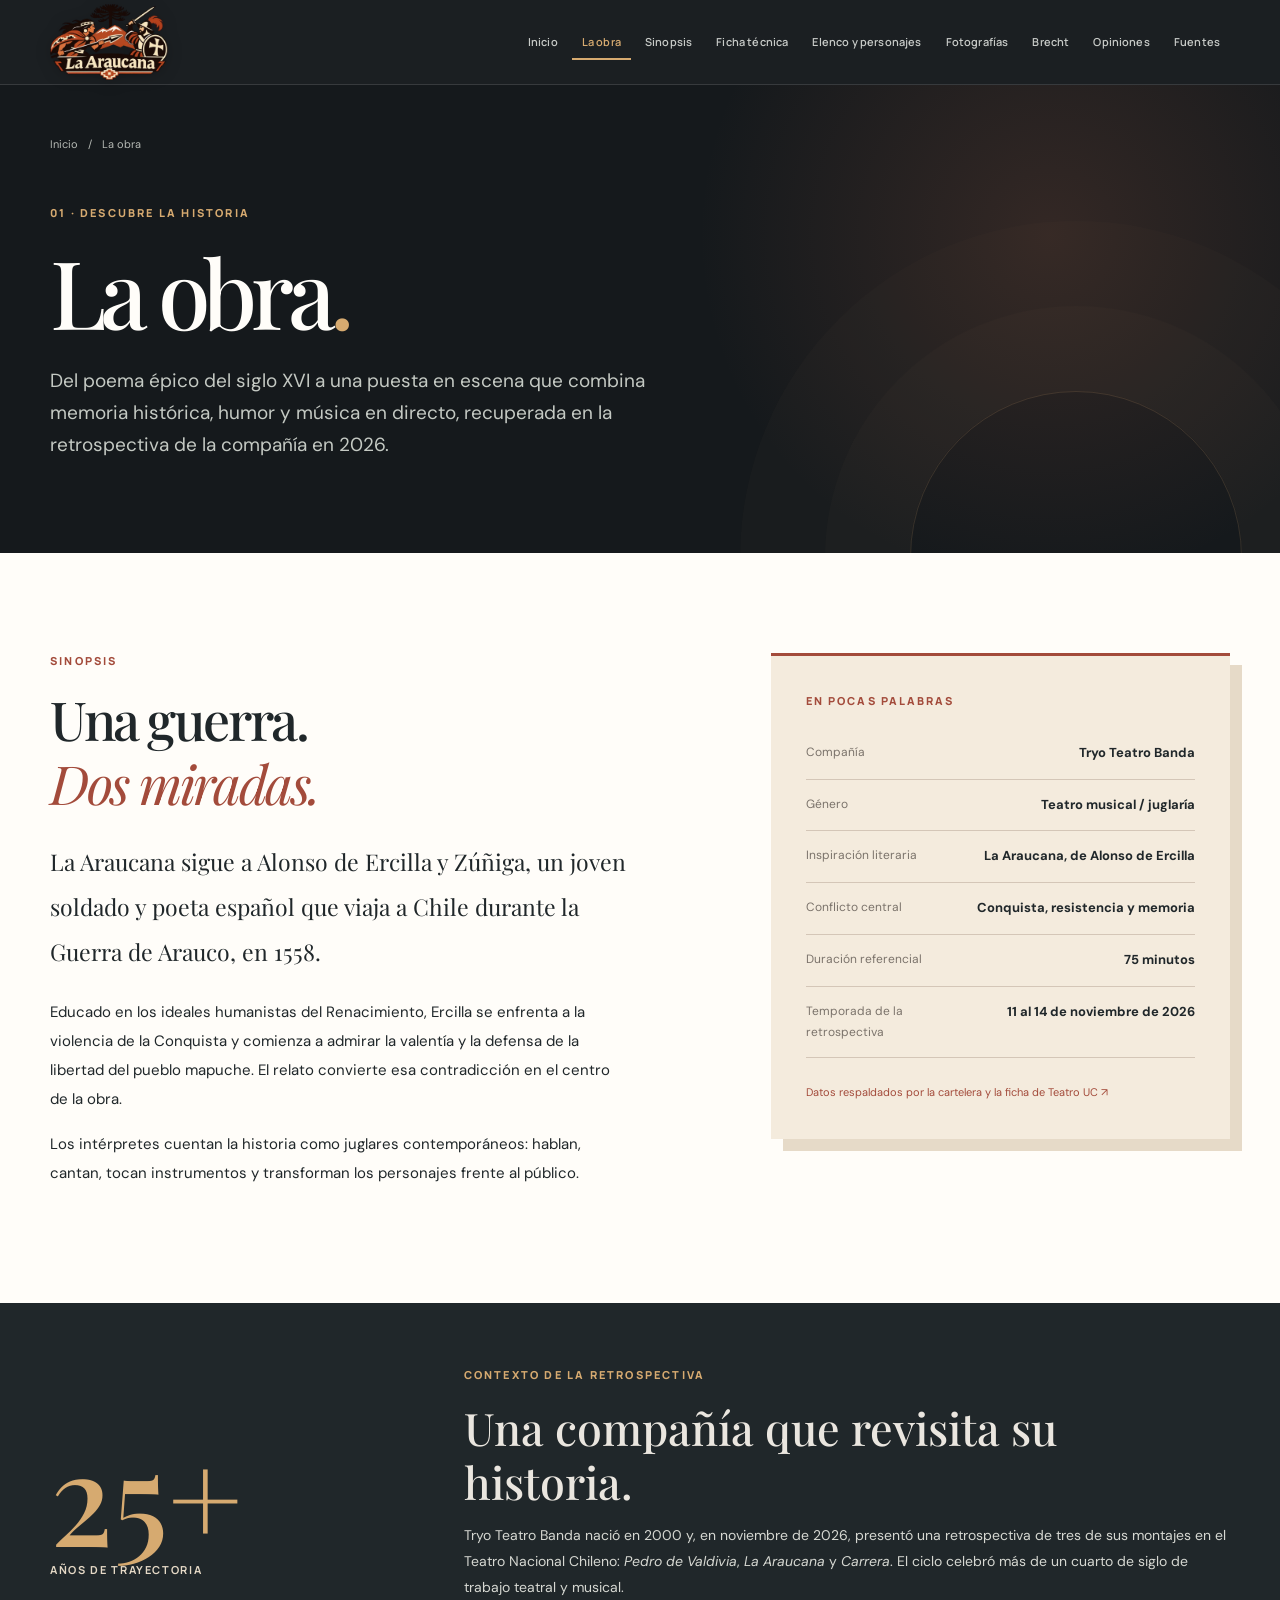
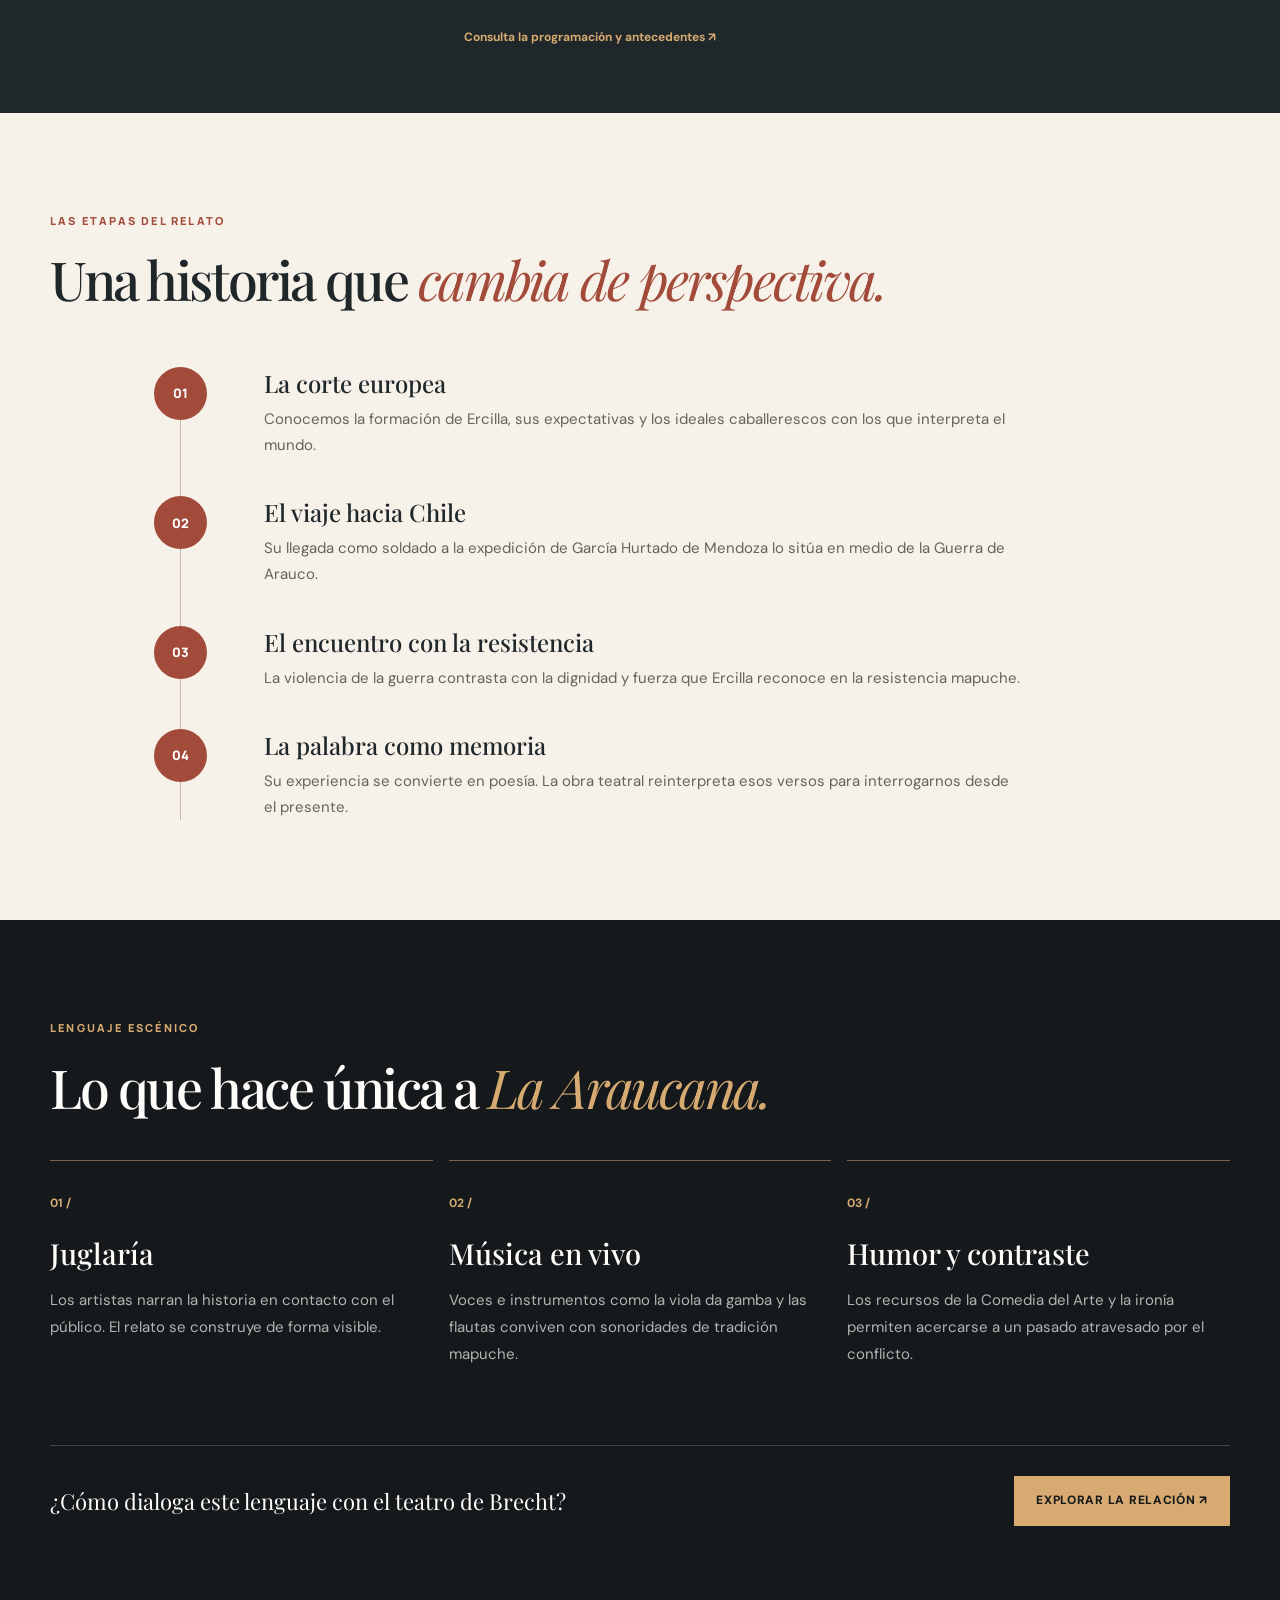
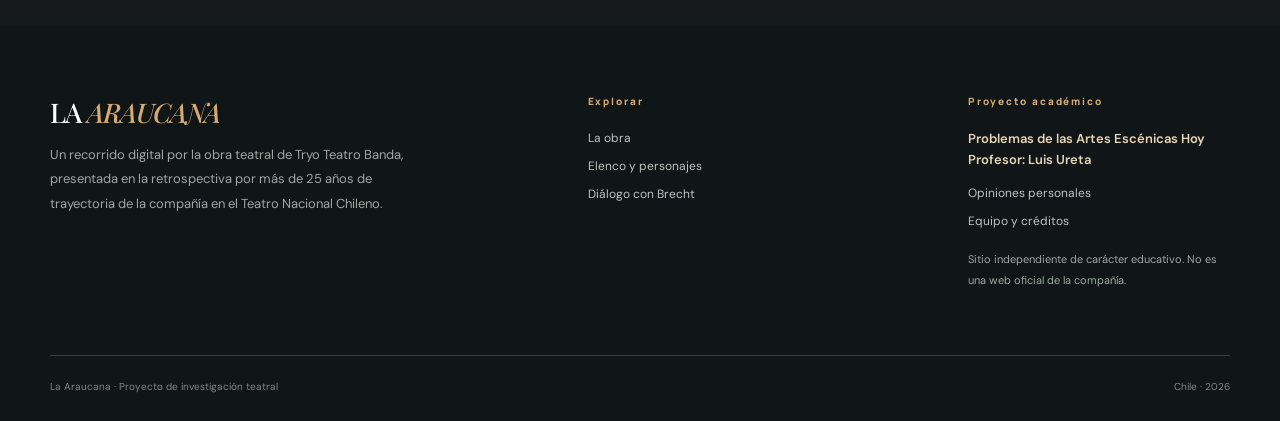
<file: obra.html>
<!DOCTYPE html>
<html lang="es-CL">
<head>
  <meta charset="utf-8"><meta name="viewport" content="width=device-width, initial-scale=1">
  <meta name="description" content="Sinopsis, contexto y lenguaje escénico de La Araucana de Tryo Teatro Banda.">
  <meta name="theme-color" content="#15191c">
  <title>La obra · La Araucana | Tryo Teatro Banda</title>
  <link rel="icon" href="assets/favicon.svg" type="image/svg+xml">
  <link rel="preconnect" href="https://fonts.googleapis.com">
  <link rel="preconnect" href="https://fonts.gstatic.com" crossorigin>
  <link href="https://fonts.googleapis.com/css2?family=DM+Sans:wght@400;500;600;700&family=Manrope:wght@400;500;600;700;800&family=Playfair+Display:wght@400;500;600;700;800&display=swap" rel="stylesheet">
  <link rel="stylesheet" href="css/styles.css">
</head>
<body data-page="obra">
  <div class="scroll-progress" id="progress"></div>
  <a href="#principal" class="skip">Saltar al contenido</a>
  <header class="topbar">
    <div class="topbar-inner wrap">
      <a class="brand" href="index.html" aria-label="La Araucana, volver a inicio"><img class="brand-logo" src="assets/logo-la-araucana.webp" alt="La Araucana" width="600" height="389" decoding="async"></a>
      <button class="menu-toggle" aria-label="Abrir navegación" aria-expanded="false" aria-controls="site-nav"><span></span><span></span><span></span></button>
      <nav class="site-nav" id="site-nav" aria-label="Navegación principal"><a href="index.html" class="nav-link ">Inicio</a><a href="obra.html" class="nav-link is-active">La obra</a><a href="sinopsis.html" class="nav-link ">Sinopsis</a><a href="ficha.html" class="nav-link ">Ficha técnica</a><a href="elenco.html" class="nav-link ">Elenco y personajes</a><a href="galeria.html" class="nav-link ">Fotografías</a><a href="brecht.html" class="nav-link ">Brecht</a><a href="opiniones.html" class="nav-link ">Opiniones</a><a href="fuentes.html" class="nav-link ">Fuentes</a></nav>
    </div>
  </header>
  <main id="principal">
<section class="page-banner"><div class="wrap"><div class="breadcrumb"><a href="index.html">Inicio</a><span>/</span> La obra</div><div class="kicker gold">01 · DESCUBRE LA HISTORIA</div><h1 class="page-title">La obra<span class="accent-dot">.</span></h1><p class="page-intro">Del poema épico del siglo XVI a una puesta en escena que combina memoria histórica, humor y música en directo, recuperada en la retrospectiva de la compañía en 2026.</p></div></section>
<section class="section section-light"><div class="wrap content-2col"><div><div class="kicker">SINOPSIS</div><h2 class="display">Una guerra.<br><em>Dos miradas.</em></h2><p class="large-copy">La Araucana sigue a Alonso de Ercilla y Zúñiga, un joven soldado y poeta español que viaja a Chile durante la Guerra de Arauco, en 1558.</p><p>Educado en los ideales humanistas del Renacimiento, Ercilla se enfrenta a la violencia de la Conquista y comienza a admirar la valentía y la defensa de la libertad del pueblo mapuche. El relato convierte esa contradicción en el centro de la obra.</p><p>Los intérpretes cuentan la historia como juglares contemporáneos: hablan, cantan, tocan instrumentos y transforman los personajes frente al público.</p></div><div class="info-panel"><div class="panel-title">EN POCAS PALABRAS</div><div class="fact-row"><span>Compañía</span><strong>Tryo Teatro Banda</strong></div><div class="fact-row"><span>Género</span><strong>Teatro musical / juglaría</strong></div><div class="fact-row"><span>Inspiración literaria</span><strong>La Araucana, de Alonso de Ercilla</strong></div><div class="fact-row"><span>Conflicto central</span><strong>Conquista, resistencia y memoria</strong></div><div class="fact-row"><span>Duración referencial</span><strong>75 minutos</strong></div><div class="fact-row"><span>Temporada de la retrospectiva</span><strong>11 al 14 de noviembre de 2026</strong></div><a class="inline-source" href="fuentes.html">Datos respaldados por la cartelera y la ficha de Teatro UC ↗</a></div></div></section>
<section class="anniversary-band"><div class="wrap anniversary-grid"><div><span class="anniversary-number">25+</span><span class="anniversary-label">años de trayectoria</span></div><div><div class="kicker gold">CONTEXTO DE LA RETROSPECTIVA</div><h2>Una compañía que revisita su historia.</h2><p>Tryo Teatro Banda nació en 2000 y, en noviembre de 2026, presentó una retrospectiva de tres de sus montajes en el Teatro Nacional Chileno: <i>Pedro de Valdivia</i>, <i>La Araucana</i> y <i>Carrera</i>. El ciclo celebró más de un cuarto de siglo de trabajo teatral y musical.</p><a href="fuentes.html">Consulta la programación y antecedentes ↗</a></div></div></section>
<section class="section section-parchment"><div class="wrap"><div class="kicker">LAS ETAPAS DEL RELATO</div><h2 class="display">Una historia que <em>cambia de perspectiva.</em></h2><div class="timeline"><div class="timeline-item"><span class="time-point">01</span><div><h3>La corte europea</h3><p>Conocemos la formación de Ercilla, sus expectativas y los ideales caballerescos con los que interpreta el mundo.</p></div></div><div class="timeline-item"><span class="time-point">02</span><div><h3>El viaje hacia Chile</h3><p>Su llegada como soldado a la expedición de García Hurtado de Mendoza lo sitúa en medio de la Guerra de Arauco.</p></div></div><div class="timeline-item"><span class="time-point">03</span><div><h3>El encuentro con la resistencia</h3><p>La violencia de la guerra contrasta con la dignidad y fuerza que Ercilla reconoce en la resistencia mapuche.</p></div></div><div class="timeline-item"><span class="time-point">04</span><div><h3>La palabra como memoria</h3><p>Su experiencia se convierte en poesía. La obra teatral reinterpreta esos versos para interrogarnos desde el presente.</p></div></div></div></div></section>
<section class="section section-dark"><div class="wrap"><div class="kicker gold">LENGUAJE ESCÉNICO</div><h2 class="display white">Lo que hace única a <em>La Araucana.</em></h2><div class="three-grid"><article class="dark-tile"><span>01 /</span><h3>Juglaría</h3><p>Los artistas narran la historia en contacto con el público. El relato se construye de forma visible.</p></article><article class="dark-tile"><span>02 /</span><h3>Música en vivo</h3><p>Voces e instrumentos como la viola da gamba y las flautas conviven con sonoridades de tradición mapuche.</p></article><article class="dark-tile"><span>03 /</span><h3>Humor y contraste</h3><p>Los recursos de la Comedia del Arte y la ironía permiten acercarse a un pasado atravesado por el conflicto.</p></article></div><div class="end-cta"><span>¿Cómo dialoga este lenguaje con el teatro de Brecht?</span><a class="button button-gold" href="brecht.html">Explorar la relación ↗</a></div></div></section>
</main>
  <footer class="footer">
    <div class="wrap footer-grid">
      <div><div class="footer-brand">LA <em>ARAUCANA</em></div><p>Un recorrido digital por la obra teatral de Tryo Teatro Banda, presentada en la retrospectiva por más de 25 años de trayectoria de la compañía en el Teatro Nacional Chileno.</p></div>
      <div><div class="footer-eyebrow">Explorar</div><a href="obra.html">La obra</a><a href="elenco.html">Elenco y personajes</a><a href="brecht.html">Diálogo con Brecht</a></div>
      <div><div class="footer-eyebrow">Proyecto académico</div><p class="footer-course">Problemas de las Artes Escénicas Hoy<br>Profesor: Luis Ureta</p><a href="opiniones.html">Opiniones personales</a><a href="fuentes.html#equipo">Equipo y créditos</a><p class="footer-small">Sitio independiente de carácter educativo. No es una web oficial de la compañía.</p></div>
    </div><div class="wrap footer-bottom"><span>La Araucana · Proyecto de investigación teatral</span><span>Chile · 2026</span></div>
  </footer>
  <script defer src="js/main.js"></script>
</body></html>
</file>
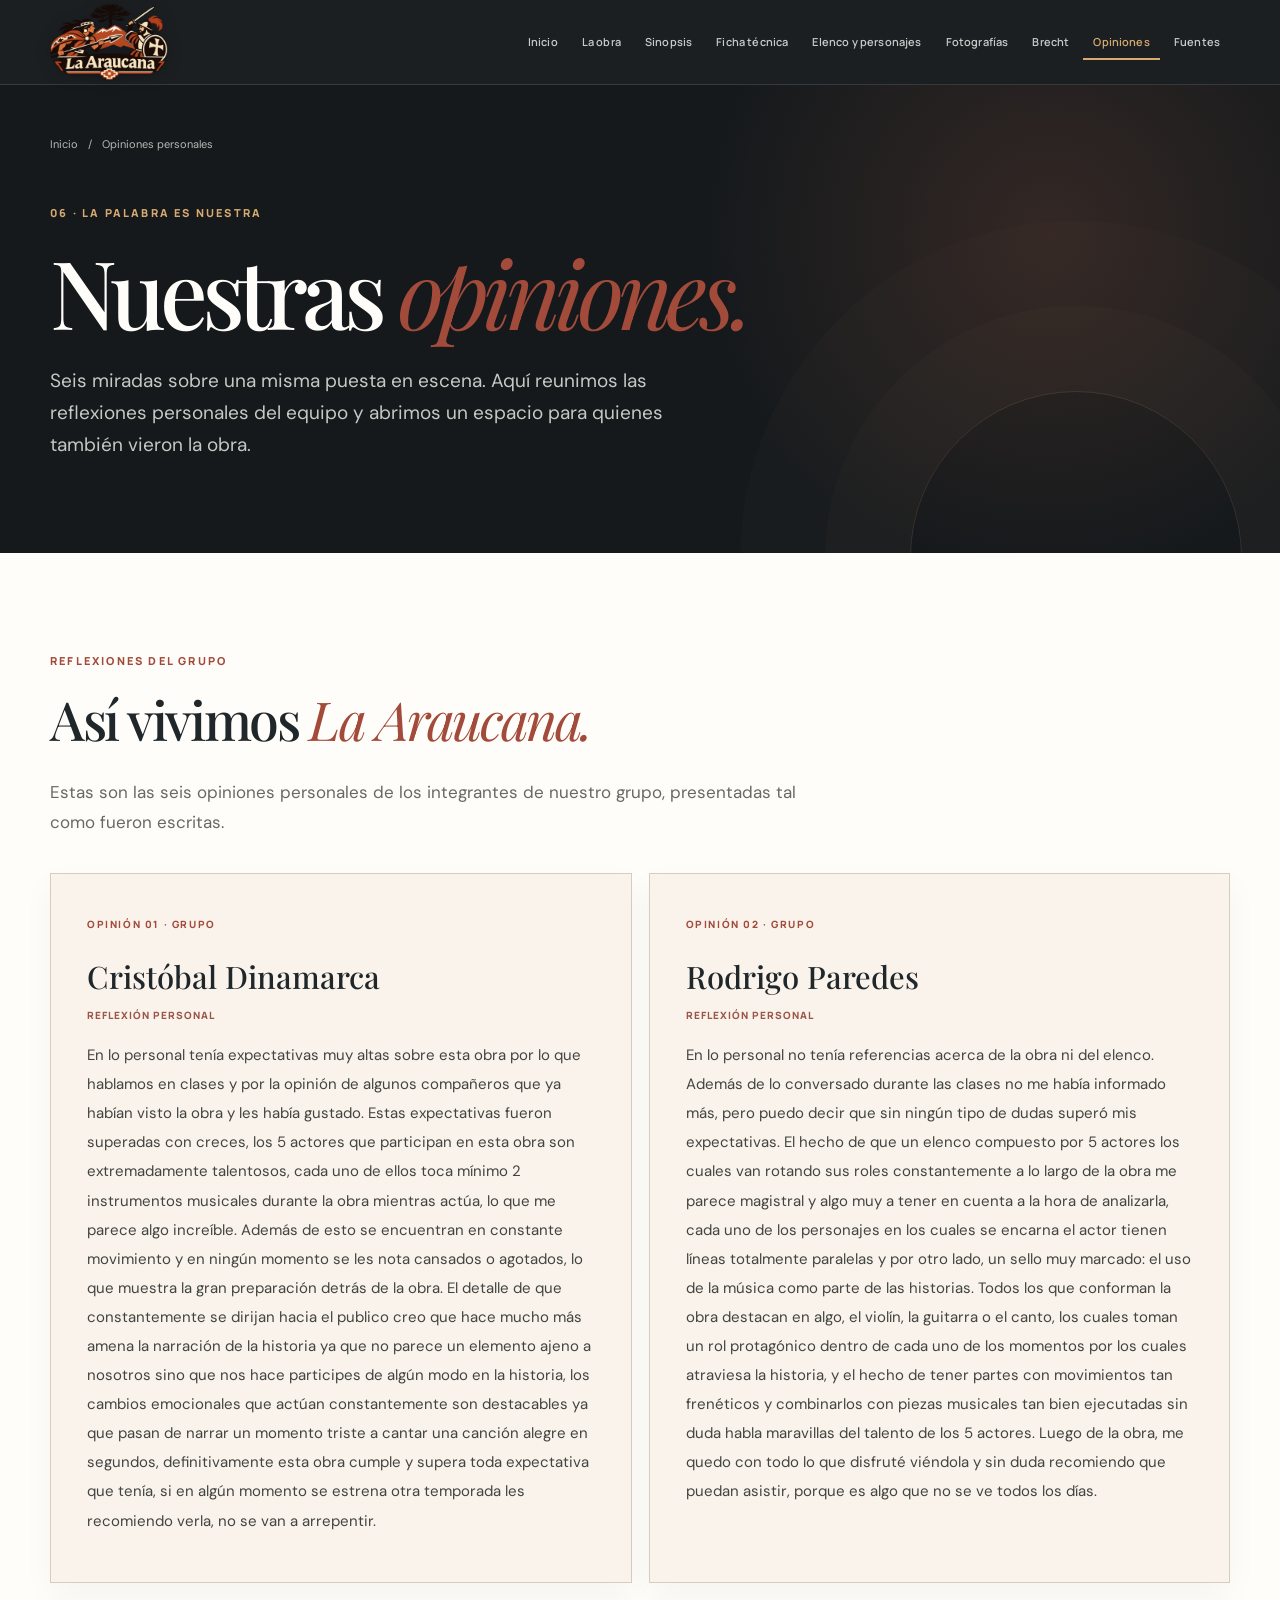
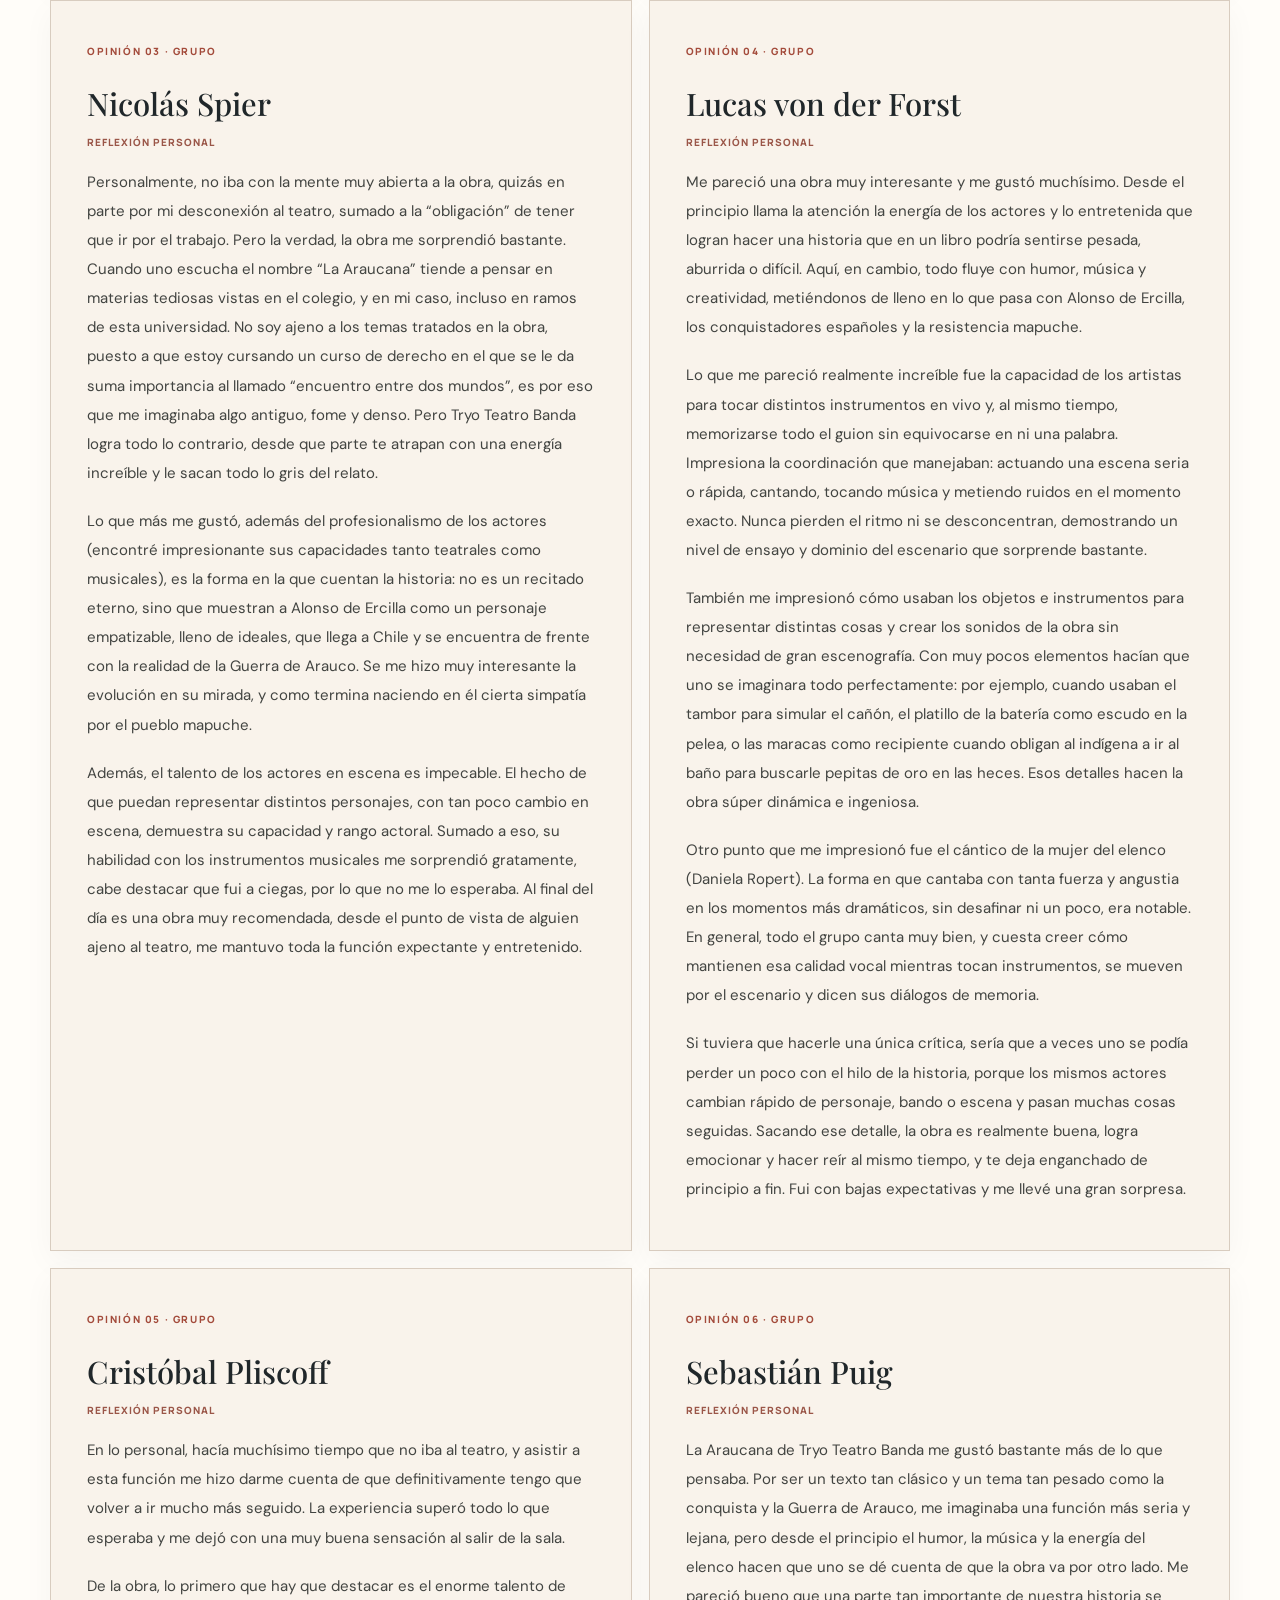
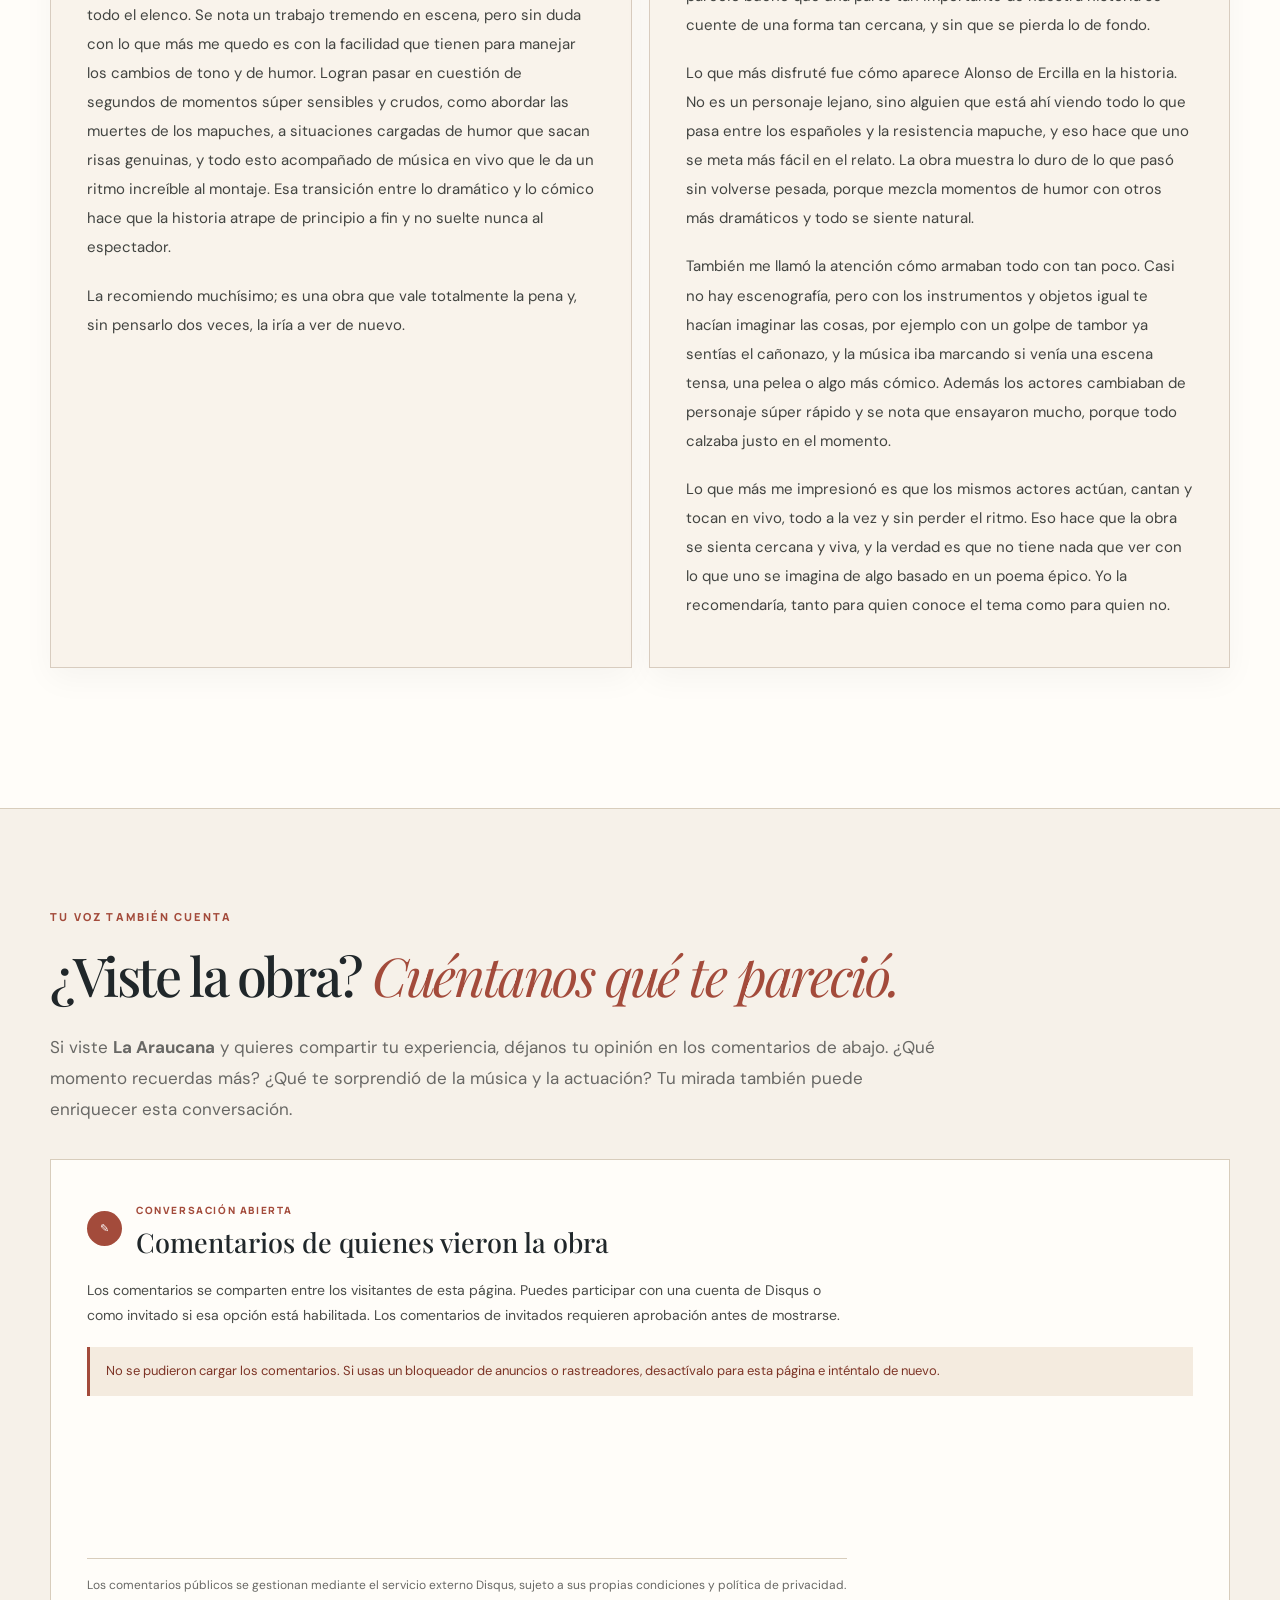
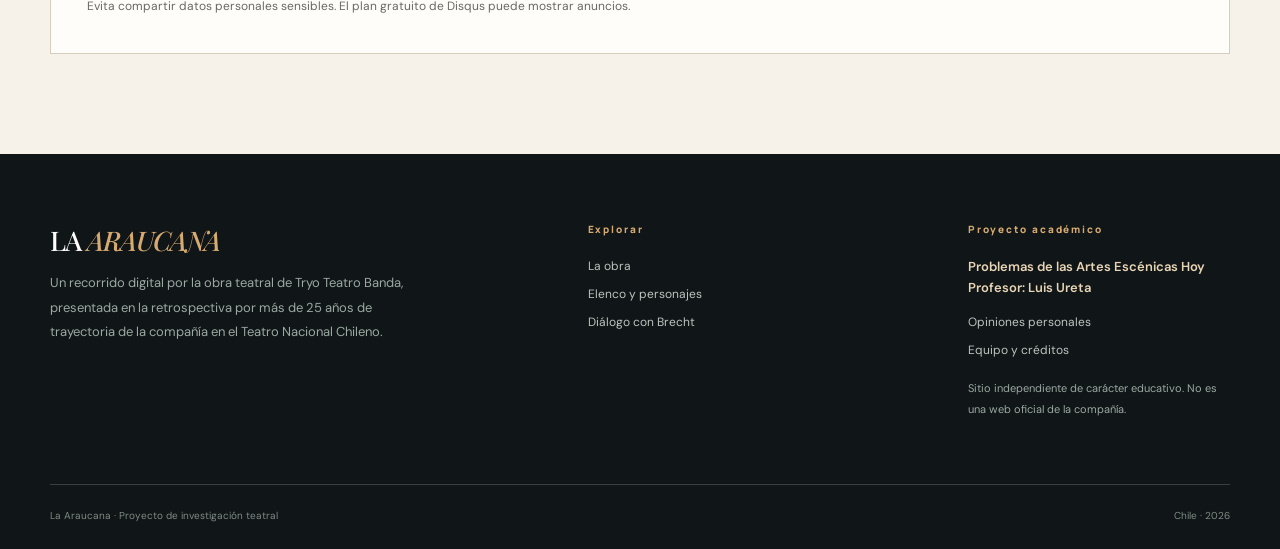
<file: opiniones.html>
<!DOCTYPE html>
<html lang="es-CL">
<head>
  <meta charset="utf-8"><meta name="viewport" content="width=device-width, initial-scale=1">
  <meta name="description" content="Opiniones personales del grupo y un espacio para que el público comparta sus reflexiones sobre La Araucana.">
  <meta name="theme-color" content="#15191c">
  <title>Opiniones personales · La Araucana | Tryo Teatro Banda</title>
  <link rel="icon" href="assets/favicon.svg" type="image/svg+xml">
  <link rel="preconnect" href="https://fonts.googleapis.com">
  <link rel="preconnect" href="https://fonts.gstatic.com" crossorigin>
  <link href="https://fonts.googleapis.com/css2?family=DM+Sans:wght@400;500;600;700&family=Manrope:wght@400;500;600;700;800&family=Playfair+Display:wght@400;500;600;700;800&display=swap" rel="stylesheet">
  <link rel="stylesheet" href="css/styles.css">
</head>
<body data-page="opiniones">
  <div class="scroll-progress" id="progress"></div>
  <a href="#principal" class="skip">Saltar al contenido</a>
  <header class="topbar">
    <div class="topbar-inner wrap">
      <a class="brand" href="index.html" aria-label="La Araucana, volver a inicio"><img class="brand-logo" src="assets/logo-la-araucana.webp" alt="La Araucana" width="600" height="389" decoding="async"></a>
      <button class="menu-toggle" aria-label="Abrir navegación" aria-expanded="false" aria-controls="site-nav"><span></span><span></span><span></span></button>
      <nav class="site-nav" id="site-nav" aria-label="Navegación principal"><a href="index.html" class="nav-link ">Inicio</a><a href="obra.html" class="nav-link ">La obra</a><a href="sinopsis.html" class="nav-link ">Sinopsis</a><a href="ficha.html" class="nav-link ">Ficha técnica</a><a href="elenco.html" class="nav-link ">Elenco y personajes</a><a href="galeria.html" class="nav-link ">Fotografías</a><a href="brecht.html" class="nav-link ">Brecht</a><a href="opiniones.html" class="nav-link is-active">Opiniones</a><a href="fuentes.html" class="nav-link ">Fuentes</a></nav>
    </div>
  </header>
  <main id="principal">
<section class="page-banner"><div class="wrap"><div class="breadcrumb"><a href="index.html">Inicio</a><span>/</span> Opiniones personales</div><div class="kicker gold">06 · LA PALABRA ES NUESTRA</div><h1 class="page-title">Nuestras <em>opiniones.</em></h1><p class="page-intro">Seis miradas sobre una misma puesta en escena. Aquí reunimos las reflexiones personales del equipo y abrimos un espacio para quienes también vieron la obra.</p></div></section>
<section class="section section-light" id="opiniones-grupo"><div class="wrap"><div class="kicker">REFLEXIONES DEL GRUPO</div><h2 class="display">Así vivimos <em>La Araucana.</em></h2><p class="section-lead">Estas son las seis opiniones personales de los integrantes de nuestro grupo, presentadas tal como fueron escritas.</p><div class="opinion-cards group-reviews"><article class="opinion-card published-review"><span class="opinion-number">OPINIÓN 01 · GRUPO</span><h3>Cristóbal Dinamarca</h3><div class="topic">Reflexión personal</div><p>En lo personal tenía expectativas muy altas sobre esta obra por lo que hablamos en clases y por la opinión de algunos compañeros que ya habían visto la obra y les había gustado. Estas expectativas fueron superadas con creces, los 5 actores que participan en esta obra son extremadamente talentosos, cada uno de ellos toca mínimo 2 instrumentos musicales durante la obra mientras actúa, lo que me parece algo increíble. Además de esto se encuentran en constante movimiento y en ningún momento se les nota cansados o agotados, lo que muestra la gran preparación detrás de la obra. El detalle de que constantemente se dirijan hacia el publico creo que hace mucho más amena la narración de la historia ya que no parece un elemento ajeno a nosotros sino que nos hace participes de algún modo en la historia, los cambios emocionales que actúan constantemente son destacables ya que pasan de narrar un momento triste a cantar una canción alegre en segundos, definitivamente esta obra cumple y supera toda expectativa que tenía, si en algún momento se estrena otra temporada les recomiendo verla, no se van a arrepentir.</p></article><article class="opinion-card published-review"><span class="opinion-number">OPINIÓN 02 · GRUPO</span><h3>Rodrigo Paredes</h3><div class="topic">Reflexión personal</div><p>En lo personal no tenía referencias acerca de la obra ni del elenco. Además de lo conversado durante las clases no me había informado más, pero puedo decir que sin ningún tipo de dudas superó mis expectativas. El hecho de que un elenco compuesto por 5 actores los cuales van rotando sus roles constantemente a lo largo de la obra me parece magistral y algo muy a tener en cuenta a la hora de analizarla, cada uno de los personajes en los cuales se encarna el actor tienen líneas totalmente paralelas y por otro lado, un sello muy marcado: el uso de la música como parte de las historias. Todos los que conforman la obra destacan en algo, el violín, la guitarra o el canto, los cuales toman un rol protagónico dentro de cada uno de los momentos por los cuales atraviesa la historia, y el hecho de tener partes con movimientos tan frenéticos y combinarlos con piezas musicales tan bien ejecutadas sin duda habla maravillas del talento de los 5 actores. Luego de la obra, me quedo con todo lo que disfruté viéndola y sin duda recomiendo que puedan asistir, porque es algo que no se ve todos los días.</p></article><article class="opinion-card published-review"><span class="opinion-number">OPINIÓN 03 · GRUPO</span><h3>Nicolás Spier</h3><div class="topic">Reflexión personal</div><p>Personalmente, no iba con la mente muy abierta a la obra, quizás en parte por mi desconexión al teatro, sumado a la “obligación” de tener que ir por el trabajo. Pero la verdad, la obra me sorprendió bastante. Cuando uno escucha el nombre “La Araucana” tiende a pensar en materias tediosas vistas en el colegio, y en mi caso, incluso en ramos de esta universidad. No soy ajeno a los temas tratados en la obra, puesto a que estoy cursando un curso de derecho en el que se le da suma importancia al llamado “encuentro entre dos mundos”, es por eso que me imaginaba algo antiguo, fome y denso. Pero Tryo Teatro Banda logra todo lo contrario, desde que parte te atrapan con una energía increíble y le sacan todo lo gris del relato.</p><p>Lo que más me gustó, además del profesionalismo de los actores (encontré impresionante sus capacidades tanto teatrales como musicales), es la forma en la que cuentan la historia: no es un recitado eterno, sino que muestran a Alonso de Ercilla como un personaje empatizable, lleno de ideales, que llega a Chile y se encuentra de frente con la realidad de la Guerra de Arauco. Se me hizo muy interesante la evolución en su mirada, y como termina naciendo en él cierta simpatía por el pueblo mapuche.</p><p>Además, el talento de los actores en escena es impecable. El hecho de que puedan representar distintos personajes, con tan poco cambio en escena, demuestra su capacidad y rango actoral. Sumado a eso, su habilidad con los instrumentos musicales me sorprendió gratamente, cabe destacar que fui a ciegas, por lo que no me lo esperaba. Al final del día es una obra muy recomendada, desde el punto de vista de alguien ajeno al teatro, me mantuvo toda la función expectante y entretenido.</p></article><article class="opinion-card published-review"><span class="opinion-number">OPINIÓN 04 · GRUPO</span><h3>Lucas von der Forst</h3><div class="topic">Reflexión personal</div><p>Me pareció una obra muy interesante y me gustó muchísimo. Desde el principio llama la atención la energía de los actores y lo entretenida que logran hacer una historia que en un libro podría sentirse pesada, aburrida o difícil. Aquí, en cambio, todo fluye con humor, música y creatividad, metiéndonos de lleno en lo que pasa con Alonso de Ercilla, los conquistadores españoles y la resistencia mapuche.</p><p>Lo que me pareció realmente increíble fue la capacidad de los artistas para tocar distintos instrumentos en vivo y, al mismo tiempo, memorizarse todo el guion sin equivocarse en ni una palabra. Impresiona la coordinación que manejaban: actuando una escena seria o rápida, cantando, tocando música y metiendo ruidos en el momento exacto. Nunca pierden el ritmo ni se desconcentran, demostrando un nivel de ensayo y dominio del escenario que sorprende bastante.</p><p>También me impresionó cómo usaban los objetos e instrumentos para representar distintas cosas y crear los sonidos de la obra sin necesidad de gran escenografía. Con muy pocos elementos hacían que uno se imaginara todo perfectamente: por ejemplo, cuando usaban el tambor para simular el cañón, el platillo de la batería como escudo en la pelea, o las maracas como recipiente cuando obligan al indígena a ir al baño para buscarle pepitas de oro en las heces. Esos detalles hacen la obra súper dinámica e ingeniosa.</p><p>Otro punto que me impresionó fue el cántico de la mujer del elenco (Daniela Ropert). La forma en que cantaba con tanta fuerza y angustia en los momentos más dramáticos, sin desafinar ni un poco, era notable. En general, todo el grupo canta muy bien, y cuesta creer cómo mantienen esa calidad vocal mientras tocan instrumentos, se mueven por el escenario y dicen sus diálogos de memoria.</p><p>Si tuviera que hacerle una única crítica, sería que a veces uno se podía perder un poco con el hilo de la historia, porque los mismos actores cambian rápido de personaje, bando o escena y pasan muchas cosas seguidas. Sacando ese detalle, la obra es realmente buena, logra emocionar y hacer reír al mismo tiempo, y te deja enganchado de principio a fin. Fui con bajas expectativas y me llevé una gran sorpresa.</p></article><article class="opinion-card published-review"><span class="opinion-number">OPINIÓN 05 · GRUPO</span><h3>Cristóbal Pliscoff</h3><div class="topic">Reflexión personal</div><p>En lo personal, hacía muchísimo tiempo que no iba al teatro, y asistir a esta función me hizo darme cuenta de que definitivamente tengo que volver a ir mucho más seguido. La experiencia superó todo lo que esperaba y me dejó con una muy buena sensación al salir de la sala.</p><p>De la obra, lo primero que hay que destacar es el enorme talento de todo el elenco. Se nota un trabajo tremendo en escena, pero sin duda con lo que más me quedo es con la facilidad que tienen para manejar los cambios de tono y de humor. Logran pasar en cuestión de segundos de momentos súper sensibles y crudos, como abordar las muertes de los mapuches, a situaciones cargadas de humor que sacan risas genuinas, y todo esto acompañado de música en vivo que le da un ritmo increíble al montaje. Esa transición entre lo dramático y lo cómico hace que la historia atrape de principio a fin y no suelte nunca al espectador.</p><p>La recomiendo muchísimo; es una obra que vale totalmente la pena y, sin pensarlo dos veces, la iría a ver de nuevo.</p></article><article class="opinion-card published-review"><span class="opinion-number">OPINIÓN 06 · GRUPO</span><h3>Sebastián Puig</h3><div class="topic">Reflexión personal</div><p>La Araucana de Tryo Teatro Banda me gustó bastante más de lo que pensaba. Por ser un texto tan clásico y un tema tan pesado como la conquista y la Guerra de Arauco, me imaginaba una función más seria y lejana, pero desde el principio el humor, la música y la energía del elenco hacen que uno se dé cuenta de que la obra va por otro lado. Me pareció bueno que una parte tan importante de nuestra historia se cuente de una forma tan cercana, y sin que se pierda lo de fondo.</p><p>Lo que más disfruté fue cómo aparece Alonso de Ercilla en la historia. No es un personaje lejano, sino alguien que está ahí viendo todo lo que pasa entre los españoles y la resistencia mapuche, y eso hace que uno se meta más fácil en el relato. La obra muestra lo duro de lo que pasó sin volverse pesada, porque mezcla momentos de humor con otros más dramáticos y todo se siente natural.</p><p>También me llamó la atención cómo armaban todo con tan poco. Casi no hay escenografía, pero con los instrumentos y objetos igual te hacían imaginar las cosas, por ejemplo con un golpe de tambor ya sentías el cañonazo, y la música iba marcando si venía una escena tensa, una pelea o algo más cómico. Además los actores cambiaban de personaje súper rápido y se nota que ensayaron mucho, porque todo calzaba justo en el momento.</p><p>Lo que más me impresionó es que los mismos actores actúan, cantan y tocan en vivo, todo a la vez y sin perder el ritmo. Eso hace que la obra se sienta cercana y viva, y la verdad es que no tiene nada que ver con lo que uno se imagina de algo basado en un poema épico. Yo la recomendaría, tanto para quien conoce el tema como para quien no.</p></article></div></div></section>
<section class="section section-parchment visitor-section" id="opinar">
  <div class="wrap">
    <div class="kicker">TU VOZ TAMBIÉN CUENTA</div>
    <h2 class="display">¿Viste la obra? <em>Cuéntanos qué te pareció.</em></h2>
    <p class="section-lead">Si viste <strong>La Araucana</strong> y quieres compartir tu experiencia, déjanos tu opinión en los comentarios de abajo. ¿Qué momento recuerdas más? ¿Qué te sorprendió de la música y la actuación? Tu mirada también puede enriquecer esta conversación.</p>
    <div class="shared-comments-shell" aria-label="Comentarios compartidos del público">
      <div class="shared-comments-heading"><span class="number-round" aria-hidden="true">✎</span><div><span class="comment-eyebrow">CONVERSACIÓN ABIERTA</span><h3>Comentarios de quienes vieron la obra</h3></div></div>
      <p class="comments-explainer">Los comentarios se comparten entre los visitantes de esta página. Puedes participar con una cuenta de Disqus o como invitado si esa opción está habilitada. Los comentarios de invitados requieren aprobación antes de mostrarse.</p>
      <div class="comment-system-status" id="commentSystemStatus" role="status" aria-live="polite">Preparando la sección de comentarios compartidos…</div>
      <div id="disqus_thread" class="disqus-embed" aria-label="Conversación pública sobre La Araucana"></div>
      <noscript><p class="comment-system-status">Activa JavaScript para leer y escribir comentarios en Disqus.</p></noscript>
      <p class="comments-privacy">Los comentarios públicos se gestionan mediante el servicio externo Disqus, sujeto a sus propias condiciones y política de privacidad. Evita compartir datos personales sensibles. El plan gratuito de Disqus puede mostrar anuncios.</p>
    </div>
  </div>
</section>
</main>
  <footer class="footer">
    <div class="wrap footer-grid">
      <div><div class="footer-brand">LA <em>ARAUCANA</em></div><p>Un recorrido digital por la obra teatral de Tryo Teatro Banda, presentada en la retrospectiva por más de 25 años de trayectoria de la compañía en el Teatro Nacional Chileno.</p></div>
      <div><div class="footer-eyebrow">Explorar</div><a href="obra.html">La obra</a><a href="elenco.html">Elenco y personajes</a><a href="brecht.html">Diálogo con Brecht</a></div>
      <div><div class="footer-eyebrow">Proyecto académico</div><p class="footer-course">Problemas de las Artes Escénicas Hoy<br>Profesor: Luis Ureta</p><a href="opiniones.html">Opiniones personales</a><a href="fuentes.html#equipo">Equipo y créditos</a><p class="footer-small">Sitio independiente de carácter educativo. No es una web oficial de la compañía.</p></div>
    </div><div class="wrap footer-bottom"><span>La Araucana · Proyecto de investigación teatral</span><span>Chile · 2026</span></div>
  </footer>
  <script defer src="js/main.js"></script><script defer src="js/comentarios-config.js"></script><script defer src="js/comentarios-compartidos.js"></script>
</body></html>
</file>
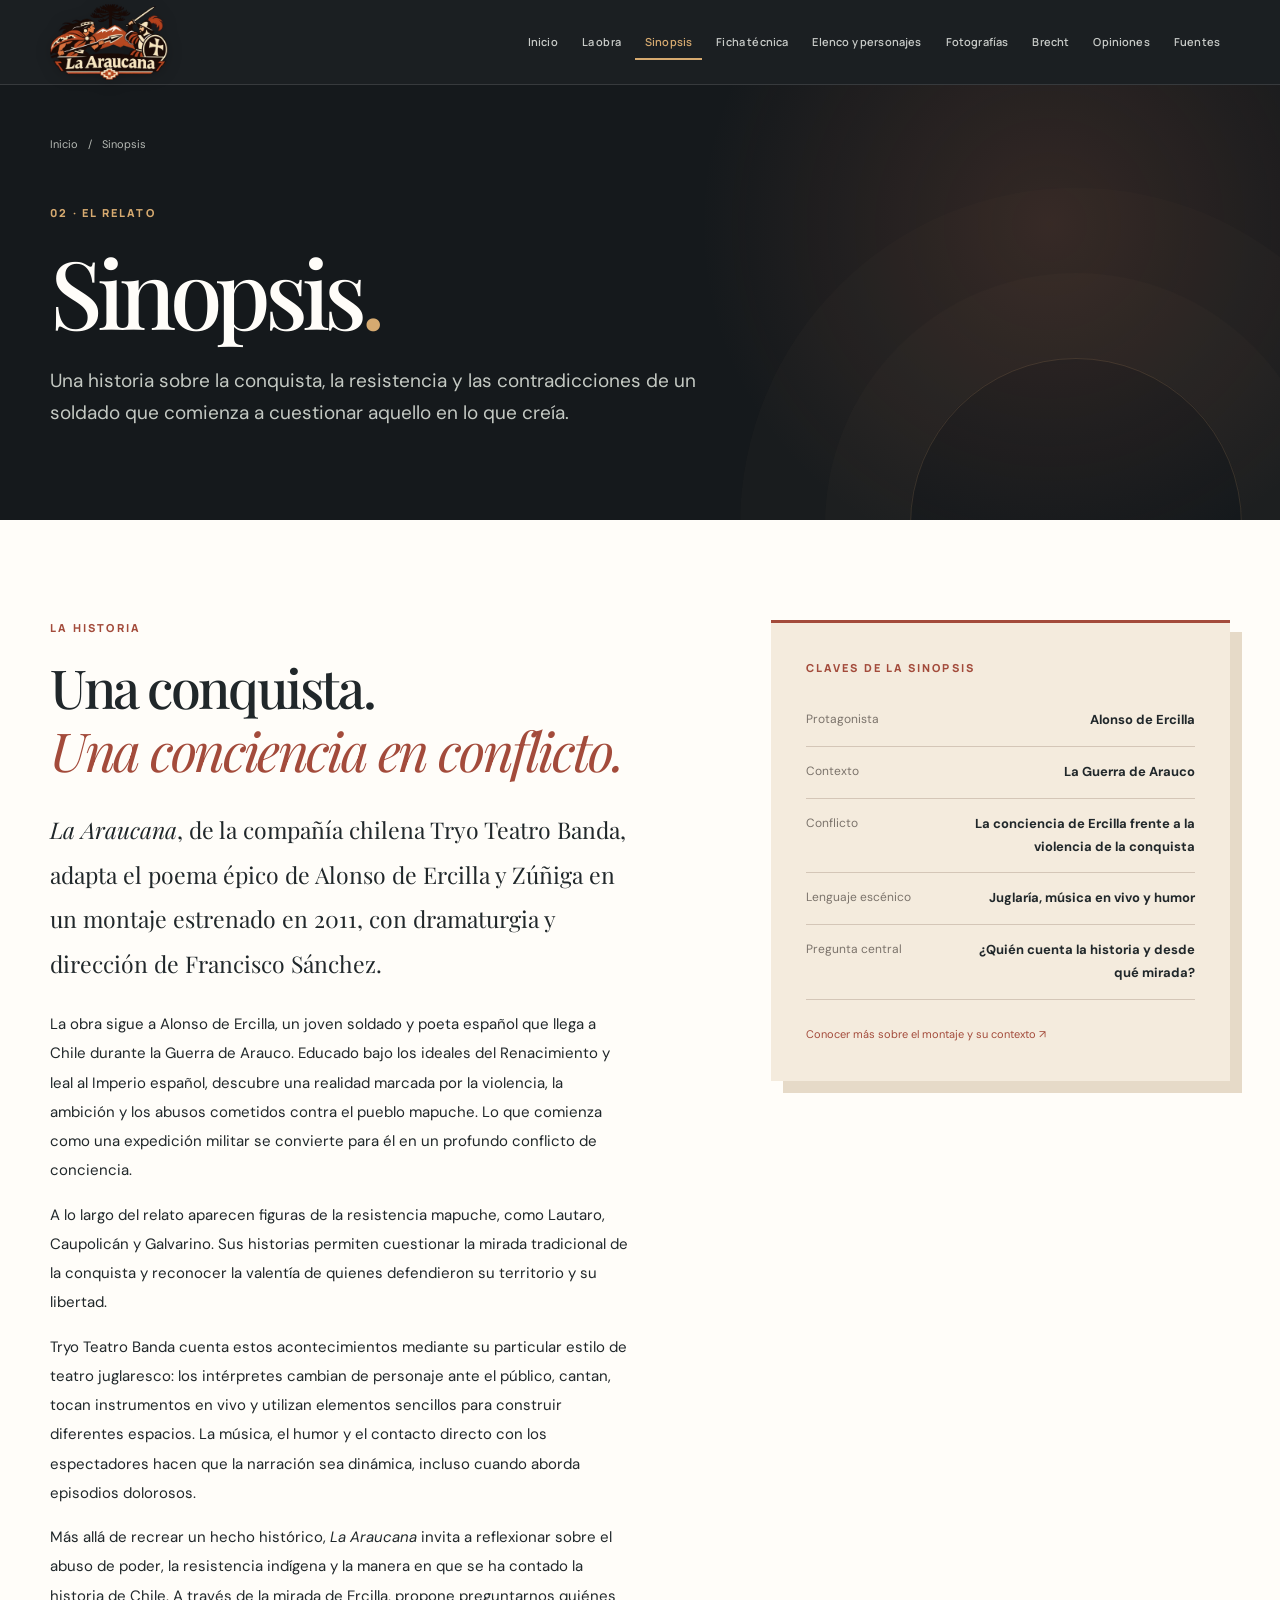
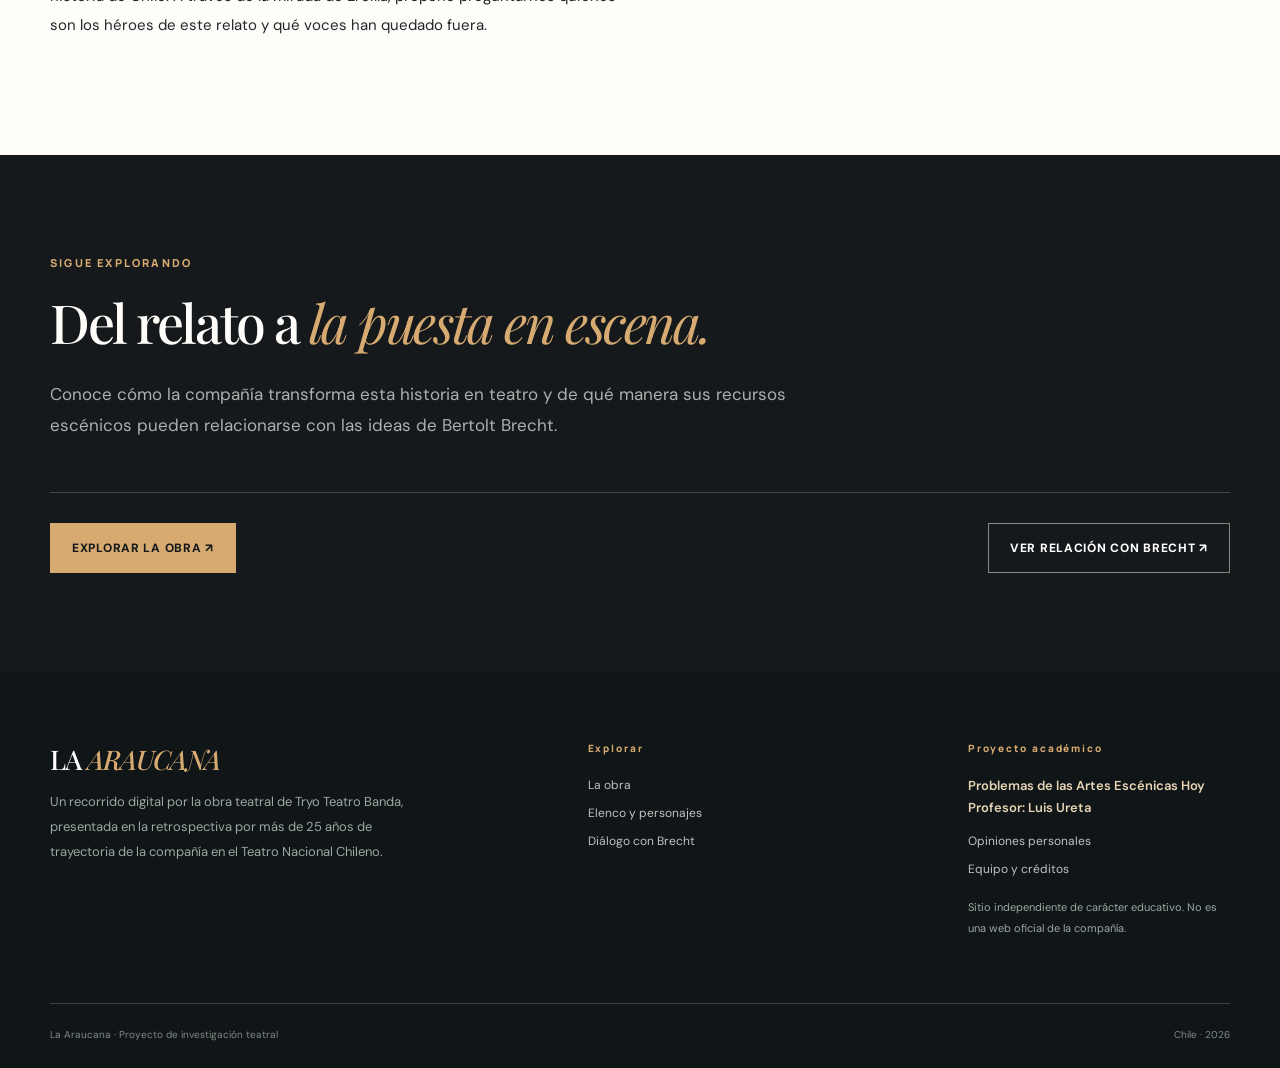
<file: sinopsis.html>
<!DOCTYPE html>
<html lang="es-CL">
<head>
  <meta charset="utf-8"><meta name="viewport" content="width=device-width, initial-scale=1">
  <meta name="description" content="Sinopsis de La Araucana de Tryo Teatro Banda: Alonso de Ercilla, la Guerra de Arauco y la resistencia mapuche.">
  <meta name="theme-color" content="#15191c">
  <title>Sinopsis · La Araucana | Tryo Teatro Banda</title>
  <link rel="icon" href="assets/favicon.svg" type="image/svg+xml">
  <link rel="preconnect" href="https://fonts.googleapis.com">
  <link rel="preconnect" href="https://fonts.gstatic.com" crossorigin>
  <link href="https://fonts.googleapis.com/css2?family=DM+Sans:wght@400;500;600;700&family=Manrope:wght@400;500;600;700;800&family=Playfair+Display:wght@400;500;600;700;800&display=swap" rel="stylesheet">
  <link rel="stylesheet" href="css/styles.css">
</head>
<body data-page="sinopsis">
  <div class="scroll-progress" id="progress"></div>
  <a href="#principal" class="skip">Saltar al contenido</a>
  <header class="topbar">
    <div class="topbar-inner wrap">
      <a class="brand" href="index.html" aria-label="La Araucana, volver a inicio"><img class="brand-logo" src="assets/logo-la-araucana.webp" alt="La Araucana" width="600" height="389" decoding="async"></a>
      <button class="menu-toggle" aria-label="Abrir navegación" aria-expanded="false" aria-controls="site-nav"><span></span><span></span><span></span></button>
      <nav class="site-nav" id="site-nav" aria-label="Navegación principal"><a href="index.html" class="nav-link ">Inicio</a><a href="obra.html" class="nav-link ">La obra</a><a href="sinopsis.html" class="nav-link is-active" aria-current="page">Sinopsis</a><a href="ficha.html" class="nav-link ">Ficha técnica</a><a href="elenco.html" class="nav-link ">Elenco y personajes</a><a href="galeria.html" class="nav-link ">Fotografías</a><a href="brecht.html" class="nav-link ">Brecht</a><a href="opiniones.html" class="nav-link ">Opiniones</a><a href="fuentes.html" class="nav-link ">Fuentes</a></nav>
    </div>
  </header>
  <main id="principal">
<section class="page-banner"><div class="wrap"><div class="breadcrumb"><a href="index.html">Inicio</a><span>/</span> Sinopsis</div><div class="kicker gold">02 · EL RELATO</div><h1 class="page-title">Sinopsis<span class="accent-dot">.</span></h1><p class="page-intro">Una historia sobre la conquista, la resistencia y las contradicciones de un soldado que comienza a cuestionar aquello en lo que creía.</p></div></section>
<section class="section section-light"><div class="wrap content-2col"><div><div class="kicker">LA HISTORIA</div><h2 class="display">Una conquista.<br><em>Una conciencia en conflicto.</em></h2>
<p class="large-copy"><em>La Araucana</em>, de la compañía chilena Tryo Teatro Banda, adapta el poema épico de Alonso de Ercilla y Zúñiga en un montaje estrenado en 2011, con dramaturgia y dirección de Francisco Sánchez.</p>
<p>La obra sigue a Alonso de Ercilla, un joven soldado y poeta español que llega a Chile durante la Guerra de Arauco. Educado bajo los ideales del Renacimiento y leal al Imperio español, descubre una realidad marcada por la violencia, la ambición y los abusos cometidos contra el pueblo mapuche. Lo que comienza como una expedición militar se convierte para él en un profundo conflicto de conciencia.</p>
<p>A lo largo del relato aparecen figuras de la resistencia mapuche, como Lautaro, Caupolicán y Galvarino. Sus historias permiten cuestionar la mirada tradicional de la conquista y reconocer la valentía de quienes defendieron su territorio y su libertad.</p>
<p>Tryo Teatro Banda cuenta estos acontecimientos mediante su particular estilo de teatro juglaresco: los intérpretes cambian de personaje ante el público, cantan, tocan instrumentos en vivo y utilizan elementos sencillos para construir diferentes espacios. La música, el humor y el contacto directo con los espectadores hacen que la narración sea dinámica, incluso cuando aborda episodios dolorosos.</p>
<p>Más allá de recrear un hecho histórico, <em>La Araucana</em> invita a reflexionar sobre el abuso de poder, la resistencia indígena y la manera en que se ha contado la historia de Chile. A través de la mirada de Ercilla, propone preguntarnos quiénes son los héroes de este relato y qué voces han quedado fuera.</p>
</div>
<aside class="info-panel"><div class="panel-title">CLAVES DE LA SINOPSIS</div><div class="fact-row"><span>Protagonista</span><strong>Alonso de Ercilla</strong></div><div class="fact-row"><span>Contexto</span><strong>La Guerra de Arauco</strong></div><div class="fact-row"><span>Conflicto</span><strong>La conciencia de Ercilla frente a la violencia de la conquista</strong></div><div class="fact-row"><span>Lenguaje escénico</span><strong>Juglaría, música en vivo y humor</strong></div><div class="fact-row"><span>Pregunta central</span><strong>¿Quién cuenta la historia y desde qué mirada?</strong></div><a class="inline-source" href="obra.html">Conocer más sobre el montaje y su contexto ↗</a></aside>
</div></section>
<section class="section section-dark"><div class="wrap"><div class="kicker gold">SIGUE EXPLORANDO</div><h2 class="display white">Del relato a <em>la puesta en escena.</em></h2><p class="section-lead">Conoce cómo la compañía transforma esta historia en teatro y de qué manera sus recursos escénicos pueden relacionarse con las ideas de Bertolt Brecht.</p><div class="end-cta"><a class="button button-gold" href="obra.html">Explorar la obra ↗</a><a class="button button-outline" href="brecht.html">Ver relación con Brecht ↗</a></div></div></section>
</main>
  <footer class="footer">
    <div class="wrap footer-grid">
      <div><div class="footer-brand">LA <em>ARAUCANA</em></div><p>Un recorrido digital por la obra teatral de Tryo Teatro Banda, presentada en la retrospectiva por más de 25 años de trayectoria de la compañía en el Teatro Nacional Chileno.</p></div>
      <div><div class="footer-eyebrow">Explorar</div><a href="obra.html">La obra</a><a href="elenco.html">Elenco y personajes</a><a href="brecht.html">Diálogo con Brecht</a></div>
      <div><div class="footer-eyebrow">Proyecto académico</div><p class="footer-course">Problemas de las Artes Escénicas Hoy<br>Profesor: Luis Ureta</p><a href="opiniones.html">Opiniones personales</a><a href="fuentes.html#equipo">Equipo y créditos</a><p class="footer-small">Sitio independiente de carácter educativo. No es una web oficial de la compañía.</p></div>
    </div><div class="wrap footer-bottom"><span>La Araucana · Proyecto de investigación teatral</span><span>Chile · 2026</span></div>
  </footer>
  <script defer src="js/main.js"></script>
</body></html>
</file>
<file: css/styles.css>
:root{--dark:#15191c;--dark2:#20272a;--dark3:#292e30;--paper:#f6f1e9;--white:#fffdf9;--pale:#ede5d8;--gold:#d6aa70;--red:#a34b3b;--red-light:#cb7160;--ink:#20272a;--muted:#686865;--border:#d8cdbc;--border-dark:#444848;--font-body:'DM Sans',system-ui,-apple-system,sans-serif;--font-heading:'Playfair Display',Georgia,serif;--font-display:'Manrope',system-ui,sans-serif}
*{box-sizing:border-box}html{scroll-behavior:smooth}body{margin:0;font:400 15px/1.75 var(--font-body);color:var(--ink);background:var(--paper);-webkit-font-smoothing:antialiased}a{color:inherit;text-decoration:none}a:focus-visible,button:focus-visible,input:focus-visible,textarea:focus-visible,select:focus-visible{outline:3px solid var(--gold);outline-offset:3px}button,input,textarea,select{font:inherit}button{cursor:pointer}img{max-width:100%;display:block}.wrap{width:min(1180px,calc(100% - 64px));margin-inline:auto}.skip{position:absolute;top:-100px;left:20px;z-index:999;color:#fff;background:var(--red);padding:8px 16px}.skip:focus{top:12px}.scroll-progress{position:fixed;top:0;left:0;height:3px;width:0;background:var(--gold);z-index:9999;pointer-events:none}.topbar{position:sticky;top:0;z-index:100;background:rgba(20,24,27,.97);color:var(--white);border-bottom:1px solid rgba(255,255,255,.12);backdrop-filter:blur(20px)}.topbar-inner{min-height:84px;display:flex;align-items:center;justify-content:space-between;gap:30px}.brand{display:flex;align-items:center;gap:14px;flex-shrink:0}.brand-text{display:flex;flex-direction:column;line-height:1.15;letter-spacing:.09em}.brand-text strong{font-family:var(--font-display);font-weight:800;font-size:14px}.brand-text small{font-size:9px;color:var(--gold);letter-spacing:.25em;margin-top:6px}.mark{height:38px;width:39px;position:relative;display:flex;align-items:flex-end;gap:4px;border-bottom:2px solid var(--gold);transform:skew(-12deg)}.mark span{width:6px;background:var(--gold);height:22px}.mark span:nth-child(2){height:32px}.mark span:nth-child(3){height:19px;background:var(--red-light)}.site-nav{display:flex;gap:4px;align-items:center;flex-wrap:wrap;justify-content:flex-end}.nav-link{font:600 11px/1.2 var(--font-display);padding:11px 10px;letter-spacing:.015em;color:#c8cbc8;transition:.2s}.nav-link:hover,.nav-link.is-active{color:var(--gold)}.nav-link.is-active{box-shadow:inset 0 -2px var(--gold)}.menu-toggle{display:none;background:none;border:0;padding:12px}.menu-toggle span{display:block;background:#f8efe4;width:25px;height:2px;margin:5px}
.section{padding:100px 0}.section-light{background:var(--white)}.section-parchment{background:var(--paper)}.section-dark{background:var(--dark);color:var(--white)}.kicker,.eyebrow{font:800 11px/1.4 var(--font-display);letter-spacing:.2em;text-transform:uppercase;color:var(--red);margin-bottom:19px}.kicker.gold{color:var(--gold)}.display{font:500 clamp(34px,4.2vw,59px)/1.18 var(--font-heading);letter-spacing:-.045em;margin:0 0 26px}.display em,.page-title em{font-weight:400;color:var(--red);font-style:italic}.display.white{color:var(--white)}.display.white em{color:var(--gold)}.lead{font-size:22px;line-height:1.65;font-family:var(--font-heading);margin-top:0}.large-copy{font:400 23px/1.55 var(--font-heading);margin-top:0}.section p{max-width:760px}.section-lead{font-size:17px;line-height:1.8;color:var(--muted);max-width:755px;margin:0 0 35px}.section-dark .section-lead{color:#abb1af}.text-link{display:inline-flex;align-items:center;gap:12px;font-weight:800;font-size:12px;letter-spacing:.08em;text-transform:uppercase;border-bottom:1px solid var(--red);padding-bottom:10px;margin-top:17px}.text-link span{color:var(--red);font-size:20px}.button{display:inline-flex;align-items:center;justify-content:space-between;gap:28px;min-height:50px;padding:13px 21px;font-weight:800;font-size:12px;text-transform:uppercase;letter-spacing:.06em;transition:transform .2s,background .2s;border:1px solid transparent;white-space:nowrap}.button:hover{transform:translateY(-3px)}.button span{font-size:17px}.button-gold{background:var(--gold);color:#15191c}.button-gold:hover{background:#e5c194}.button-red{background:var(--red);color:#fff}.button-red:hover{background:#853a30}.button-outline{color:#fff;border-color:#8b897f;background:transparent}.button-outline:hover{border-color:var(--gold);color:var(--gold)}.fade-up{animation:fadeup .85s ease both;animation-delay:var(--delay,0ms)}@keyframes fadeup{from{transform:translateY(20px);opacity:0}to{transform:none;opacity:1}}
/* HERO */
.hero{background:var(--dark);color:var(--white);overflow:hidden;position:relative}.hero-pattern{position:absolute;inset:0;background:radial-gradient(circle at 70% 41%,rgba(179,86,61,.16),transparent 42%),linear-gradient(90deg,rgba(215,180,125,.028) 1px,transparent 1px);background-size:auto,80px 80px;opacity:.7;pointer-events:none}.hero-grid{position:relative;display:grid;grid-template-columns:1fr .93fr;align-items:center;gap:48px;min-height:690px;padding-top:65px;padding-bottom:80px}.hero-copy{padding:24px 0}.eyebrow{color:var(--gold);display:flex;align-items:center;gap:11px;letter-spacing:.15em;font-size:10px}.line-dot{width:18px;height:2px;background:var(--red-light);display:inline-block}.hero h1{font:400 clamp(66px,8.7vw,123px)/1.04 var(--font-heading);letter-spacing:-.075em;margin:25px 0 29px}.hero h1 em{display:block;font-style:italic;color:var(--gold);font-weight:400}.heading-rule{display:block;width:80px;height:2px;background:var(--red-light);margin-top:35px}.hero-subtitle{font:500 clamp(25px,3vw,36px)/1.4 var(--font-heading);margin:0 0 18px;letter-spacing:-.025em}.hero-subtitle i{color:#e0b883}.hero-text{color:#c4c7c4;font-size:15px;max-width:510px;line-height:1.95}.hero-text strong{color:#fff;font-weight:500}.hero-actions{display:flex;gap:13px;flex-wrap:wrap;margin-top:32px}.hero-meta{display:flex;align-items:center;gap:20px;color:#b9aaa0;font:700 10px var(--font-display);letter-spacing:.11em;margin-top:51px}.meta-divider{height:3px;width:3px;border-radius:50%;background:var(--gold)}.hero-art{min-width:0;align-self:center}.art-frame{height:560px;position:relative;border:1px solid #755c4b;overflow:hidden;background:radial-gradient(ellipse at 60% 38%,#726049 0%,#41342f 30%,#1b2325 70%);box-shadow:24px 24px 0 -12px #262e30,25px 25px 0 -12px #916d4e}.art-frame img{position:absolute;width:100%;height:100%;object-fit:cover;object-position:center;filter:saturate(.75) contrast(1.05)}.art-overlay{position:absolute;inset:0;background:linear-gradient(0deg,rgba(6,9,11,.95),transparent 42%,rgba(6,9,11,.23))}.art-grain{position:absolute;inset:0;background-image:repeating-linear-gradient(90deg,transparent 0,transparent 3px,rgba(255,255,255,.01) 4px);z-index:1;pointer-events:none}.art-vertical{position:absolute;top:30px;left:21px;writing-mode:vertical-rl;transform:rotate(180deg);letter-spacing:.2em;font:700 10px var(--font-display);color:#e4cead;z-index:2}.art-caption{position:absolute;bottom:26px;left:32px;right:20px;font:600 34px/1.2 var(--font-heading);color:#f5eee0;z-index:2}.art-caption span{display:block;font:700 10px var(--font-display);letter-spacing:.18em;color:var(--gold);margin-top:7px}.art-corner{color:#9e9e98;margin-top:25px;font-size:10px}.hero-bottom{position:relative;border-top:1px solid #3c4141}.hero-bottom-inner{display:flex;align-items:center;justify-content:space-between;min-height:62px;color:#9ba09b;font:700 10px var(--font-display);letter-spacing:.18em}.scroll-arrow{color:var(--gold);font-size:23px}.intro-grid{display:grid;grid-template-columns:1fr 1fr;gap:10%;align-items:start}.intro-grid>div:last-child{padding-top:5px}.intro-grid p:not(.lead){color:#646763;line-height:1.95}.section-head{display:flex;align-items:end;justify-content:space-between;gap:20px;margin-bottom:35px}.section-head .display{margin-bottom:0}.side-note{color:#909b9a;font:700 10px var(--font-display);letter-spacing:.12em}.feature-grid{display:grid;grid-template-columns:repeat(4,1fr);gap:12px}.feature-card{border:1px solid #3d4644;padding:27px 23px 24px;min-height:315px;display:flex;flex-direction:column;position:relative;transition:background .2s,border-color .2s,transform .2s}.feature-card:hover{background:#252e2f;border-color:var(--gold);transform:translateY(-4px)}.feature-number{color:#a7aaa4;font:700 11px var(--font-display)}.feature-symbol{display:block;color:var(--gold);font-size:38px;margin-top:23px}.feature-card h3{font:500 23px var(--font-heading);margin:7px 0 7px}.feature-card p{color:#afb6b1;margin:0 0 20px;font-size:13px}.feature-arrow{color:var(--gold);font:700 11px var(--font-display);letter-spacing:.07em;text-transform:uppercase;margin-top:auto}.poster-strip{display:grid;grid-template-columns:1.2fr .8fr;gap:70px;align-items:center}.poster-quote{padding:34px 0;position:relative}.poster-quote>span{position:absolute;font:100px var(--font-heading);color:var(--red);opacity:.45;top:-5px}.poster-quote p{font:500 clamp(27px,4.2vw,60px)/1.25 var(--font-heading);padding-left:15px;position:relative}.poster-quote small{font:800 11px var(--font-display);letter-spacing:.16em;color:var(--red)}.poster-aside{border-left:1px solid var(--border);padding-left:40px}.poster-aside p{line-height:1.85}.muted{color:var(--muted)}
/* PAGE */
.page-banner{background:radial-gradient(circle at 82% 32%,rgba(174,99,71,.20),transparent 32%),var(--dark);color:var(--white);padding:50px 0 91px;position:relative;overflow:hidden}.page-banner:after{content:"";position:absolute;width:330px;height:330px;border:1px solid rgba(214,170,112,.16);border-radius:50%;right:3%;bottom:-170px;box-shadow:0 0 0 85px rgba(214,170,112,.024),0 0 0 170px rgba(214,170,112,.017);pointer-events:none}.breadcrumb{font-size:11px;color:#b5b9b4;display:flex;gap:10px;align-items:center;margin-bottom:51px}.breadcrumb a:hover{color:var(--gold)}.page-title{font:500 clamp(55px,7.4vw,100px)/1.09 var(--font-heading);letter-spacing:-.065em;margin:0 0 22px;max-width:970px}.accent-dot{color:var(--gold)}.small-and{font-style:italic;color:var(--gold);font-size:.65em}.page-intro{font:400 19px/1.7 var(--font-body);max-width:660px;color:#c4c9c3;margin:0}.content-2col{display:grid;grid-template-columns:1.06fr .84fr;gap:12%;align-items:start}.content-2col p{line-height:1.95}.info-panel{background:#f4ebdd;padding:37px 35px;border-top:3px solid var(--red);box-shadow:12px 12px 0 #e6dac8}.panel-title{font:800 11px var(--font-display);letter-spacing:.19em;color:var(--red);margin-bottom:20px}.fact-row{display:flex;justify-content:space-between;gap:20px;padding:14px 0;border-bottom:1px solid #d4c6b7}.fact-row span{font-size:12px;color:#7b736b;max-width:44%}.fact-row strong{font-size:13px;font-weight:700;text-align:right;max-width:58%}.inline-source{font-size:11px;color:var(--red);display:block;margin-top:25px}.timeline{max-width:920px;margin:56px auto 0;border-left:1px solid #c8b5a2}.timeline-item{display:grid;grid-template-columns:90px 1fr;gap:20px;margin-left:-27px;margin-bottom:38px}.timeline-item:last-child{margin-bottom:0}.time-point{height:53px;width:53px;display:grid;place-items:center;border-radius:50%;background:var(--red);color:#fff;font:800 13px var(--font-display)}.timeline-item h3{margin:0 0 7px;font:500 24px var(--font-heading)}.timeline-item p{margin:0;color:#64645d}.three-grid{display:grid;grid-template-columns:repeat(3,1fr);gap:16px;margin-top:42px}.dark-tile{border-top:1px solid #79634a;padding:28px 20px 10px 0}.dark-tile>span{font-size:12px;font-weight:700;color:var(--gold)}.dark-tile h3{font:500 29px var(--font-heading);margin:18px 0 12px}.dark-tile p{color:#afb6b1;line-height:1.8}.end-cta{border-top:1px solid #3f4444;margin-top:52px;padding-top:30px;display:flex;align-items:center;justify-content:space-between;gap:20px}.end-cta>span{font:400 22px var(--font-heading)}
/* FICHA */
.stats-grid{display:grid;grid-template-columns:repeat(4,1fr);gap:14px}.stat-card{background:var(--paper);border-top:3px solid var(--red);padding:26px 22px;min-height:160px}.stat-card span,.stat-card small{display:block;font:700 10px var(--font-display);letter-spacing:.1em;color:var(--muted)}.stat-card strong{display:block;font:500 clamp(22px,2.1vw,32px) var(--font-heading);margin:14px 0 9px}.stat-card small{line-height:1.6;letter-spacing:0}.credits-grid{display:grid;grid-template-columns:repeat(2,1fr);gap:13px;margin-top:37px}.credit-box{border:1px solid var(--border);background:rgba(255,255,255,.3);min-height:127px;padding:25px 24px}.credit-box span{display:block;font:800 10px var(--font-display);letter-spacing:.16em;color:var(--red);margin-bottom:13px}.credit-box strong{font:500 21px/1.5 var(--font-heading)}.source-note{margin-top:30px;border-left:3px solid var(--red);padding:15px 18px;background:#e9dfd1;font-size:13px;line-height:1.8;color:#625e58}.source-note a{color:var(--red);text-decoration:underline;text-underline-offset:3px}.tech-grid{display:grid;grid-template-columns:repeat(4,1fr);gap:13px;margin-top:38px}.tech-card{background:#232a2c;padding:28px 22px;border:1px solid #3d4140}.tech-icon{font:32px var(--font-heading);color:var(--gold)}.tech-card h3{font:500 22px var(--font-heading);margin:21px 0 10px}.tech-card p{font-size:13px;color:#b8bfba}.section-footnote{color:#8c9591;font-size:11px;margin-top:32px}.section-footnote a{color:var(--gold);text-decoration:underline}
/* ELENCO */
.performer-grid{display:grid;grid-template-columns:repeat(5,minmax(0,1fr));gap:12px}.performer-card{background:var(--paper);padding:22px 16px 27px;border-bottom:3px solid var(--red);min-height:258px}.performer-monogram{width:70px;height:70px;border-radius:50%;background:#e9d6c1;display:grid;place-items:center;font:500 25px var(--font-heading);color:#905043;margin-bottom:26px}.performer-tag{font:800 9px var(--font-display);letter-spacing:.12em;color:var(--red)}.performer-card h3{font:500 22px/1.3 var(--font-heading);margin:10px 0}.performer-card p{font-size:12px;color:var(--muted)}.character-grid{display:grid;grid-template-columns:repeat(2,1fr);gap:13px;margin-top:33px}.character-card{border:1px solid var(--border);display:flex;gap:22px;padding:27px;background:rgba(255,255,255,.35)}.char-number{font:500 29px var(--font-heading);color:var(--red);opacity:.75;min-width:38px}.char-role{color:var(--red);font:800 10px var(--font-display);letter-spacing:.1em;text-transform:uppercase}.character-card h3{font:500 27px var(--font-heading);margin:7px 0}.character-card p{font-size:13px;color:#64645d;margin:0}.small-muted{color:var(--muted);font-size:12px;margin-top:27px}.small-muted a{color:var(--red);text-decoration:underline}.centered-cta{text-align:center}.centered-cta p{max-width:650px;margin:0 auto 28px;color:#b9c1ba}.centered-cta .display{margin-bottom:22px}
/* PHOTOS */
.gallery-grid{display:grid;grid-template-columns:1.2fr 1fr;gap:25px;margin-top:38px}.gallery-figure{margin:0;min-width:0}.gallery-button{background:none;border:0;padding:0;display:block;width:100%;text-align:left}.photo-wrap{position:relative;overflow:hidden;background:radial-gradient(circle at 65% 35%,#776148,#2a2a29 70%);height:385px}.gallery-featured .photo-wrap{height:385px}.photo-wrap img{height:100%;width:100%;object-fit:cover;transition:transform .3s}.gallery-button:hover img{transform:scale(1.04)}.zoom-corner{position:absolute;bottom:0;right:0;background:var(--gold);padding:13px 19px;font:800 10px var(--font-display);letter-spacing:.12em;color:var(--dark)}.gallery-figure figcaption{display:flex;flex-direction:column;gap:5px;padding:19px 0}.gallery-figure figcaption span{font:800 11px var(--font-display);color:var(--red);letter-spacing:.12em}.gallery-figure figcaption strong{font:500 22px var(--font-heading)}.gallery-figure figcaption small{font-size:11px;color:#746d64;line-height:1.7}.gallery-figure figcaption a{color:var(--red);text-decoration:underline}.resource-grid{display:grid;grid-template-columns:repeat(3,1fr);gap:13px;margin-top:38px}.resource-card{background:#fffaf1;padding:26px;border:1px solid var(--border);transition:transform .2s,border-color .2s}.resource-card:hover{transform:translateY(-3px);border-color:var(--red)}.resource-card span{font:800 10px var(--font-display);letter-spacing:.12em;color:var(--red)}.resource-card h3{font:500 25px var(--font-heading);margin:24px 0 10px}.resource-card p{font-size:13px;color:var(--muted);min-height:65px}.resource-card strong{font-size:12px;color:var(--red)}.lightbox[hidden]{display:none}.lightbox{position:fixed;inset:0;background:rgba(0,0,0,.94);z-index:500;display:flex;flex-direction:column;align-items:center;justify-content:center;padding:6vh 5vw}.lightbox img{max-height:75vh;max-width:90vw;object-fit:contain;box-shadow:0 0 0 1px #4a4a47}.lightbox-caption{color:#f6e9d8;text-align:center;margin-top:18px;max-width:640px;font-size:12px}.lightbox-close{position:absolute;right:27px;top:20px;background:transparent;color:#fff;border:1px solid #747474;width:40px;height:40px}
/* BRECHT */
.quote-panel{background:#e9decf;padding:45px 44px;border-left:3px solid var(--red)}.quote-glyph{color:var(--red);font:100px/0.6 var(--font-heading);margin-top:17px}.quote-panel p{font:500 clamp(22px,2.6vw,32px)/1.55 var(--font-heading);margin:22px 0}.quote-panel p em{color:var(--red)}.quote-panel span{font:800 10px var(--font-display);letter-spacing:.15em;color:#7c6658}.brecht-stack{display:grid;grid-template-columns:repeat(2,1fr);gap:17px;margin-top:40px}.brecht-card{display:flex;align-items:flex-start;gap:25px;background:#fffaf3;padding:29px 30px;border:1px solid #ddd1c3}.brecht-index{font:400 45px var(--font-heading);color:var(--red);line-height:1}.tag{font:800 10px var(--font-display);letter-spacing:.13em;color:var(--red)}.brecht-card h3{font:500 26px var(--font-heading);margin:14px 0}.brecht-card p{font-size:13px;line-height:1.8;color:#454744}.interpretation{border-top:1px solid var(--border);padding-top:16px;margin-top:18px;color:#915045;font-size:13px;font-style:italic}.analysis-banner{display:grid;grid-template-columns:1fr 1fr;gap:12%}.discussion-questions p{font:400 18px/1.6 var(--font-heading);padding:0 0 16px;border-bottom:1px solid #3f4646;margin:0 0 16px;color:#e0e0d8}.discussion-questions .button{margin-top:15px}
/* OPINIONS */
.opinion-top{display:grid;grid-template-columns:1.1fr .65fr;gap:12%;align-items:center;margin-bottom:40px}.opinion-side{background:#f0e4d7;padding:28px 32px;border-left:3px solid var(--red)}.opinion-side-num{color:var(--red);font-size:35px}.opinion-side strong{font:500 21px var(--font-heading)}.opinion-side p{font-size:13px;color:var(--muted)}.opinion-workspace{display:grid;grid-template-columns:1.1fr .75fr;gap:18px;align-items:start}.opinion-form{background:var(--paper);border:1px solid var(--border);padding:36px}.form-heading{display:flex;align-items:center;gap:14px;margin-bottom:22px}.number-round{width:35px;height:35px;display:grid;place-items:center;background:var(--red);color:#fff;font-size:11px;font-weight:800;border-radius:50%}.form-heading h3{font:500 27px var(--font-heading);margin:0}.opinion-form label{display:block;font-size:12px;font-weight:800;margin:18px 0 8px;color:#383c3a}.opinion-form input,.opinion-form select,.opinion-form textarea{width:100%;background:#fffdfa;color:#262928;border:1px solid #cfc1b0;border-radius:0;padding:13px 14px;outline-offset:-1px}.opinion-form textarea{resize:vertical;min-height:175px}.form-bottom{display:flex;justify-content:space-between;align-items:center;gap:12px;margin-top:17px}.form-bottom span{font-size:11px;color:var(--muted)}.form-status{font-size:12px;color:#476a4b;min-height:20px}.opinion-steps{padding:35px;background:#20272a;color:#fff}.opinion-steps h3{font:500 26px/1.35 var(--font-heading)}.opinion-steps ol{padding-left:23px}.opinion-steps li{padding:11px 0;color:#d5d6d2;border-bottom:1px solid #3e4545;font-size:13px}.important-box{margin-top:29px;background:#32383a;border-left:2px solid var(--gold);padding:17px}.important-box strong{color:var(--gold);font-size:12px}.important-box p{font-size:12px;color:#bec4be;margin:8px 0 0}.published-heading{margin:95px 0 24px;display:flex;justify-content:space-between;align-items:end;gap:30px}.published-heading .display{margin:0}.editor-toolbar{display:flex;gap:8px;flex-wrap:wrap;justify-content:end}.mini-button{padding:10px 13px;border:1px solid #c5b5a2;background:transparent;color:#3b3e3e;font-weight:700;font-size:11px}.mini-button:hover{background:#f2e2d0}.mini-dark{background:#303c3f;border-color:#303c3f;color:white}.mini-dark:hover{background:#4b5758}.mini-label{display:inline-flex;align-items:center;cursor:pointer}.opinion-cards{display:grid;grid-template-columns:repeat(2,minmax(0,1fr));gap:17px}.opinion-card{padding:29px;background:var(--paper);border:1px solid #d8ccbf;position:relative;min-height:222px}.opinion-card.placeholder{border:1px dashed #c7b5a1;background:transparent}.opinion-number{font:800 10px var(--font-display);color:var(--red);letter-spacing:.16em}.opinion-card h3{font:500 24px var(--font-heading);margin:16px 0 8px}.opinion-card p{font-size:13px;white-space:pre-wrap;overflow-wrap:anywhere;margin:14px 0}.opinion-card .topic{font:800 10px var(--font-display);color:#9a5648;letter-spacing:.1em;text-transform:uppercase}.opinion-actions{display:flex;gap:9px;margin-top:17px}.opinion-actions button{background:none;border:none;border-bottom:1px solid var(--red);padding:0;font-size:11px;color:var(--red)}.opinion-card.placeholder p{color:#8f8274}.privacy-note{font-size:12px;color:var(--muted);margin-top:19px}
/* SOURCES */
.sources-list{margin-top:40px}.source-item{display:grid;grid-template-columns:70px 1fr;gap:15px;padding:22px 10px;border-bottom:1px solid var(--border)}.source-item>span{font:500 26px var(--font-heading);color:var(--red)}.source-item strong{font:500 21px var(--font-heading)}.source-item p{font-size:13px;color:var(--muted);margin:5px 0}.source-item a{color:var(--red);font-size:12px;font-weight:800}.two-notes{display:grid;grid-template-columns:1fr 1fr;gap:45px;margin-top:30px}.two-notes p{line-height:1.9;color:#c2c6c0}.two-notes strong{color:var(--gold)}
/* FOOTER */
.footer{background:#101517;color:#bdc4c0;padding:68px 0 25px}.footer-grid{display:grid;grid-template-columns:1.6fr 1fr 1fr;gap:10%}.footer-brand{font:500 27px var(--font-heading);letter-spacing:-.04em;color:#fff}.footer-brand em{color:var(--gold)}.footer-grid p{font-size:13px;line-height:1.9;color:#9ca8a2;max-width:365px}.footer-eyebrow{color:var(--gold);font:800 10px var(--font-display);letter-spacing:.19em;margin-bottom:20px}.footer-grid a{display:block;font-size:12px;margin:7px 0}.footer-grid a:hover{color:var(--gold)}.footer-grid .footer-small{font-size:11px;margin-top:17px}.footer-bottom{border-top:1px solid #3a4040;margin-top:53px;padding-top:22px;display:flex;align-items:center;justify-content:space-between;gap:15px;font-size:10px;color:#808b86}
/* graceful fallback image indicator */
.img-failed{opacity:.08!important}.photo-wrap:has(.img-failed):after{content:'Fotografía disponible en la fuente original ↗';position:absolute;left:20px;top:40%;color:#faedd7;font:500 20px var(--font-heading);max-width:220px;pointer-events:none}.art-frame:has(.img-failed):after{content:'LA ARAUCANA';position:absolute;left:12%;top:38%;font:500 50px var(--font-heading);color:#d0ac79;opacity:.25;pointer-events:none}
@media(max-width:1130px){.topbar-inner{gap:15px}.nav-link{font-size:10px;padding:10px 7px}.hero-grid{gap:35px}.hero h1{font-size:clamp(60px,8vw,100px)}.feature-grid,.tech-grid{grid-template-columns:repeat(2,1fr)}.performer-grid{grid-template-columns:repeat(3,1fr)}}
@media(max-width:850px){.wrap{width:min(100% - 40px,700px)}.topbar-inner{min-height:70px}.menu-toggle{display:block}.site-nav{display:none;position:absolute;top:70px;left:0;right:0;padding:15px 20px 22px;background:#171b1e;border-top:1px solid #3a3f3f;box-shadow:0 14px 30px #0006;flex-direction:column;align-items:stretch}.site-nav.open{display:flex}.nav-link{font-size:13px;padding:12px 9px}.nav-link.is-active{box-shadow:inset 3px 0 var(--gold)}.hero-grid{grid-template-columns:1fr;min-height:auto;padding-top:54px;padding-bottom:55px}.hero h1{font-size:clamp(70px,11vw,100px)}.hero-art{max-width:580px}.art-frame{height:410px}.hero-meta{margin-top:30px}.intro-grid,.content-2col,.poster-strip,.analysis-banner,.opinion-top,.opinion-workspace{grid-template-columns:1fr;gap:35px}.section{padding:70px 0}.page-banner{padding:35px 0 65px}.breadcrumb{margin-bottom:36px}.page-title{font-size:clamp(50px,10vw,74px)}.feature-grid,.credits-grid,.brecht-stack{grid-template-columns:repeat(2,1fr)}.stats-grid{grid-template-columns:repeat(2,1fr)}.performer-grid{grid-template-columns:repeat(3,1fr)}.gallery-grid{grid-template-columns:1fr}.photo-wrap{height:380px}.resource-grid{grid-template-columns:1fr}.opinion-side{display:none}.published-heading{align-items:start;flex-direction:column}.editor-toolbar{justify-content:start}.footer-grid{grid-template-columns:1.6fr 1fr;gap:45px}.footer-grid>div:nth-child(3){grid-column:1/-1}.poster-aside{border-left:0;border-top:1px solid var(--border);padding-left:0;padding-top:25px}}
@media(max-width:560px){.wrap{width:calc(100% - 32px)}.section{padding:58px 0}.topbar-inner{min-height:67px}.site-nav{top:67px}.brand-text strong{font-size:13px}.brand-text small{font-size:8px}.hero-grid{gap:22px;padding-top:35px}.hero h1{font-size:clamp(65px,14vw,88px);margin-top:15px}.hero-subtitle{font-size:25px}.hero-actions{flex-direction:column}.hero-actions .button{width:100%}.hero-art{max-width:none}.art-frame{height:350px}.art-caption{font-size:27px}.hero-meta{font-size:9px;gap:10px;flex-wrap:wrap}.hero-bottom-inner{font-size:9px}.hero-bottom-inner>span:last-child{display:none}.display{font-size:39px}.page-title{font-size:clamp(47px,11vw,65px)}.page-intro{font-size:16px}.feature-grid,.tech-grid,.credits-grid,.brecht-stack,.character-grid,.opinion-cards,.two-notes{grid-template-columns:1fr}.feature-card{min-height:235px}.stats-grid{grid-template-columns:repeat(2,1fr)}.stat-card{padding:19px 16px;min-height:145px}.stat-card strong{font-size:22px}.performer-grid{grid-template-columns:repeat(2,1fr)}.performer-card{min-height:225px}.performer-card h3{font-size:19px}.performer-monogram{width:55px;height:55px;margin-bottom:15px}.character-card,.brecht-card{padding:20px;gap:17px}.brecht-index{font-size:36px}.source-item{grid-template-columns:39px 1fr}.section-head,.end-cta,.form-bottom{flex-direction:column;align-items:stretch}.end-cta .button{width:max-content}.opinion-form{padding:20px}.opinion-steps{padding:24px}.footer-grid{grid-template-columns:1fr;gap:27px}.footer-grid>div:nth-child(3){grid-column:auto}.footer-bottom{align-items:flex-start;flex-direction:column}.photo-wrap{height:295px}}
@media(prefers-reduced-motion:reduce){*,*:before,*:after{animation-duration:.01ms!important;scroll-behavior:auto!important;transition-duration:.01ms!important}}

/* PHOTOGRAPHS SUPPLIED FOR THIS PROJECT */
.gallery-grid-personal{grid-template-columns:repeat(2,minmax(0,1fr));gap:28px}
.gallery-grid-personal .photo-wrap-portrait{height:auto;aspect-ratio:3/4;background:#15191c}
.photo-wrap-portrait img{display:block;object-fit:cover;object-position:center}
.home-photo-section{display:grid;grid-template-columns:minmax(260px,.8fr) minmax(0,1.2fr);align-items:center;gap:8%}
.home-photo-grid{display:grid;grid-template-columns:1fr 1fr;gap:14px}
.home-photo-grid a{display:block;overflow:hidden;background:#1c1c1c;aspect-ratio:3/4}
.home-photo-grid img{width:100%;height:100%;display:block;object-fit:cover;transition:transform .3s}
.home-photo-grid a:hover img{transform:scale(1.045)}
.anniversary-band{background:#20272a;color:#eae6df;padding:64px 0}
.anniversary-grid{display:grid;grid-template-columns:1fr 2.4fr;gap:8%;align-items:center}
.anniversary-number{display:block;font:500 clamp(78px,10vw,150px)/.95 var(--font-heading);color:var(--gold)}
.anniversary-label{text-transform:uppercase;letter-spacing:.15em;font:700 11px var(--font-display);color:#e5d9c6}
.anniversary-grid h2{font:500 clamp(28px,3.5vw,45px)/1.2 var(--font-heading);margin:0 0 14px}
.anniversary-grid p{font-size:14px;line-height:1.85;color:#d6d8d2}
.anniversary-grid a{display:inline-block;margin-top:12px;color:var(--gold);font-weight:700;font-size:12px}
@media(max-width:850px){.home-photo-section{grid-template-columns:1fr;gap:28px}.anniversary-grid{grid-template-columns:1fr 2fr;gap:5%}}
@media(max-width:560px){.gallery-grid-personal{grid-template-columns:1fr;gap:16px}.gallery-grid-personal .photo-wrap-portrait{height:auto}.anniversary-grid{grid-template-columns:1fr;gap:26px}.anniversary-number{font-size:82px}}
.button-dark{background:var(--dark);color:var(--white)}.button-dark:hover{background:#394649}

/* VERSION 3: grupo academico, opiniones diferenciadas y fotografias acreditadas */
.footer-course{color:#e8d5b6!important;font-weight:600;line-height:1.65!important}
.team-grid{display:grid;grid-template-columns:repeat(2,minmax(0,1fr));gap:16px;margin-top:32px}
.team-detail{background:var(--paper);border:1px solid var(--border);padding:25px}
.team-detail>span{display:block;color:var(--red);font:800 10px var(--font-display);letter-spacing:.14em;margin-bottom:11px}
.team-detail strong{display:block;font:500 22px/1.4 var(--font-heading)}
.team-detail p{font-size:13px;color:var(--muted);margin:10px 0 0}
.team-all ul{padding:0;list-style:none;margin:8px 0 0;display:grid;grid-template-columns:repeat(2,1fr);gap:10px}
.team-all li{padding-left:14px;border-left:2px solid var(--gold);font-size:14px}
.group-reviews{margin:34px 0 40px;align-items:stretch}
.group-reviews .published-review{padding:36px 36px 32px;background:#f9f3eb;box-shadow:0 11px 30px #171d1c0a}
.group-reviews .published-review h3{font-size:31px;margin:19px 0 11px}
.group-reviews .published-review p{font-size:15px;line-height:1.94;color:#424441;max-width:none;margin-top:19px}
.pending-heading{border-top:1px solid var(--border);padding-top:27px;margin:35px 0 24px}
.pending-heading h3{font:500 29px var(--font-heading);margin:0 0 7px}
.pending-heading p{margin:0;color:var(--muted)}
.pending-reviews .opinion-card{min-height:175px;padding:26px;background:#fdfbf8}
.pending-reviews .opinion-card h3{font-size:22px}
.visitor-section{border-top:1px solid var(--border)}
.visitor-section .section-lead{max-width:890px}
.visitor-section .opinion-steps p{color:#d5d6d2;line-height:1.9}
.visitor-section .opinion-steps .important-box p{font-size:12px}
.visitor-area{margin-top:40px;border-top:1px solid var(--border)}
.visitor-area .published-heading{margin-top:40px}
.visitor-cards .opinion-card{background:#fffaf3}
.visitor-empty{grid-column:1/-1;border:1px dashed #c5b6a2;padding:30px;color:#766b5d;background:#fffaf3}
@media(max-width:750px){.team-grid,.group-reviews{grid-template-columns:1fr}.group-reviews .published-review{padding:26px}.group-reviews .published-review p{font-size:14px}.team-all ul{grid-template-columns:1fr}}
@media(max-width:560px){.team-grid{grid-template-columns:1fr}.group-reviews .published-review h3{font-size:25px}}
.shared-comments-shell{margin-top:34px;background:var(--white);border:1px solid var(--border);padding:36px}.shared-comments-heading{display:flex;align-items:center;gap:14px}.shared-comments-heading h3{font:500 27px/1.25 var(--font-heading);margin:4px 0 0}.comment-eyebrow{font:800 10px var(--font-display);color:var(--red);letter-spacing:.16em}.comments-explainer{font-size:14px;color:#4a4c49;max-width:760px;margin:18px 0 20px}.comment-system-status{font-size:13px;color:#5c5a54;background:#f4ebdf;border-left:3px solid var(--gold);padding:13px 16px;margin:0 0 20px}.comment-system-status[data-state="error"]{border-left-color:var(--red);color:#7d3426}.disqus-embed{min-height:120px}.comments-privacy{font-size:12px;color:var(--muted);margin:22px 0 0;border-top:1px solid var(--border);padding-top:16px}
@media(max-width:750px){.shared-comments-shell{padding:24px 18px}.shared-comments-heading h3{font-size:23px}}

/* BRANDING: emblema ilustrado transparente */
.brand-logo{display:block;width:118px;height:auto;max-height:76px;object-fit:contain;filter:drop-shadow(0 2px 7px rgba(0,0,0,.25))}
.hero-logo-card{height:560px;position:relative;display:flex;align-items:center;justify-content:center;padding:26px 19px 48px;overflow:hidden;border:1px solid #927457;background:radial-gradient(ellipse at 50% 42%,#e8d6b9 0%,#bd9c7b 50%,#60473a 100%);box-shadow:24px 24px 0 -12px #262e30,25px 25px 0 -12px #916d4e}
.hero-logo-card:before{content:"";position:absolute;inset:17px;border:1px solid rgba(42,29,25,.24);pointer-events:none}
.hero-logo-card img{position:relative;z-index:1;display:block;width:100%;max-width:515px;max-height:95%;height:auto;object-fit:contain;filter:drop-shadow(0 12px 12px rgba(29,21,19,.28))}
.hero-logo-credit{position:absolute;bottom:18px;left:20px;right:20px;text-align:center;color:#38251d;font:800 10px/1.4 var(--font-display);letter-spacing:.15em;z-index:2}
@media(max-width:850px){.brand-logo{width:100px;max-height:63px}.hero-logo-card{height:425px}}
@media(max-width:560px){.brand-logo{width:88px;max-height:56px}.hero-logo-card{height:320px;padding:16px 12px 39px}.hero-logo-card:before{inset:10px}.hero-logo-credit{font-size:8px;bottom:12px;letter-spacing:.1em}}
</file>
